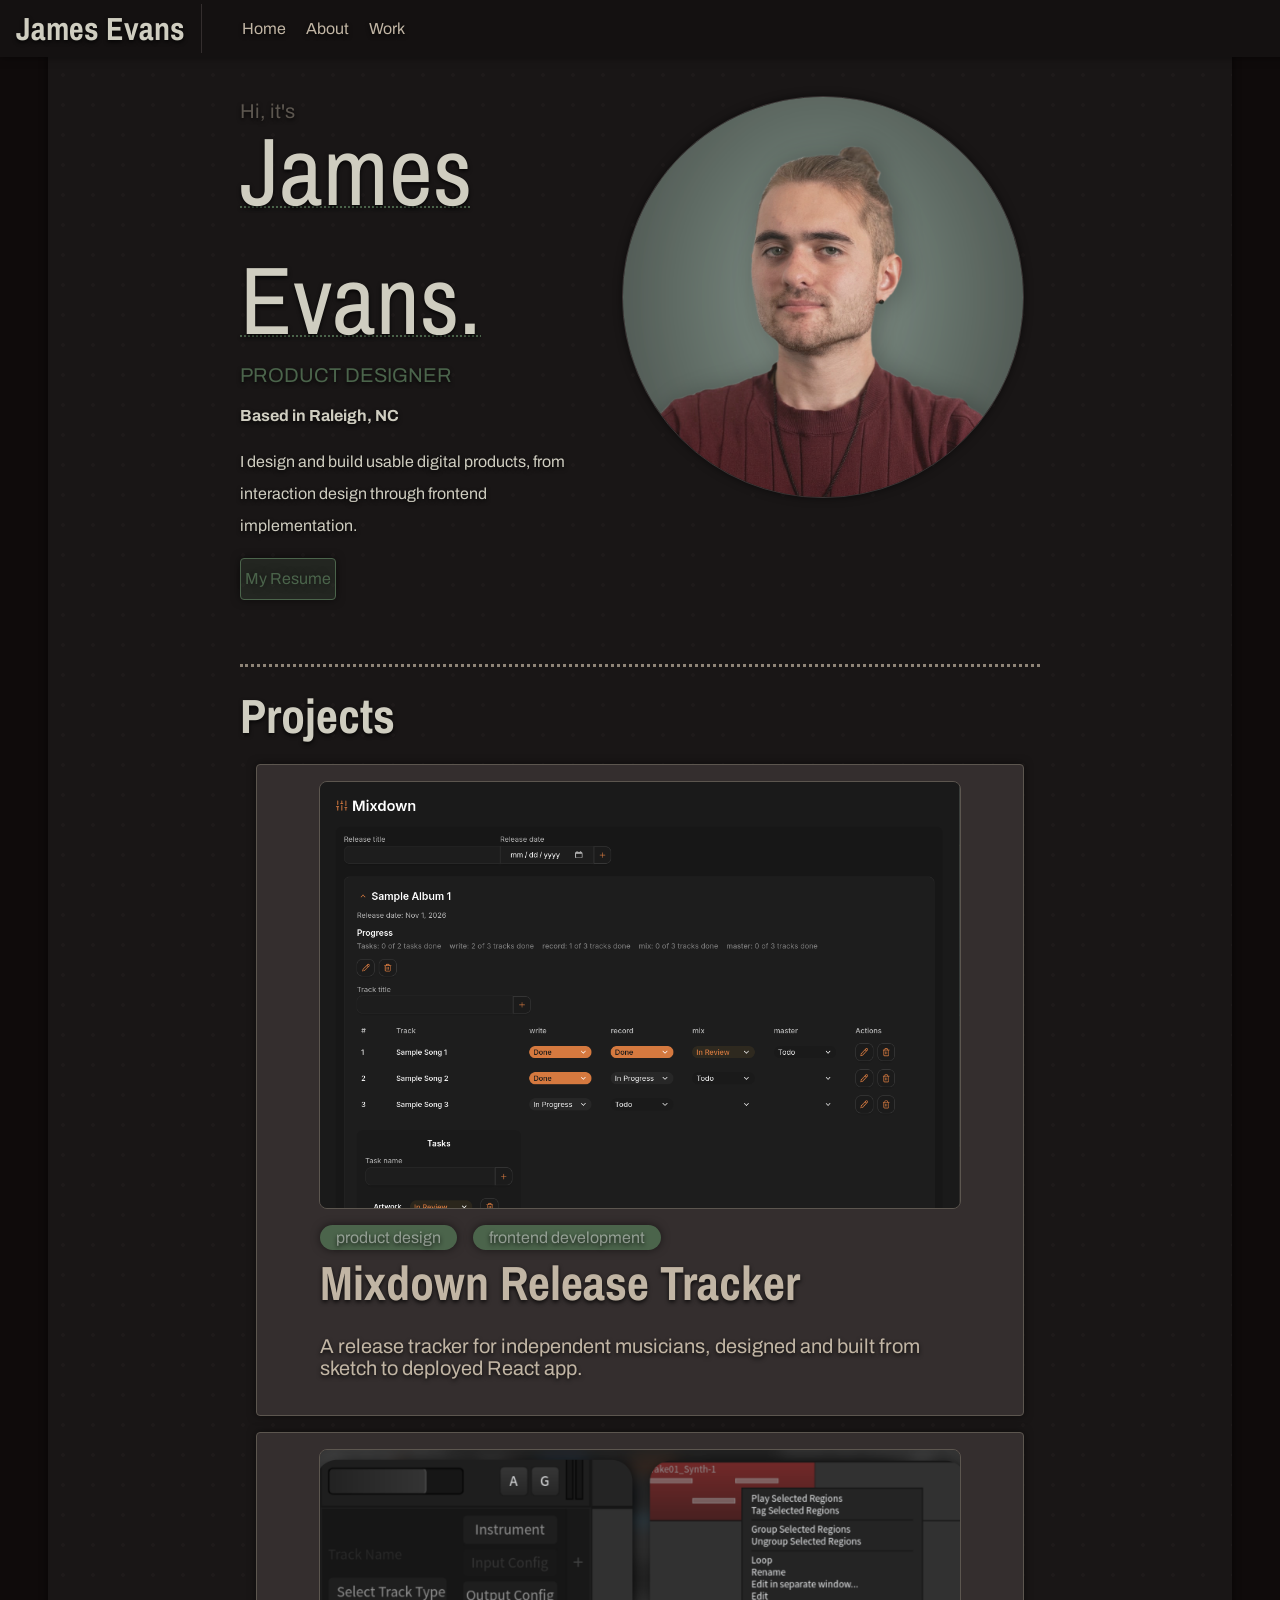
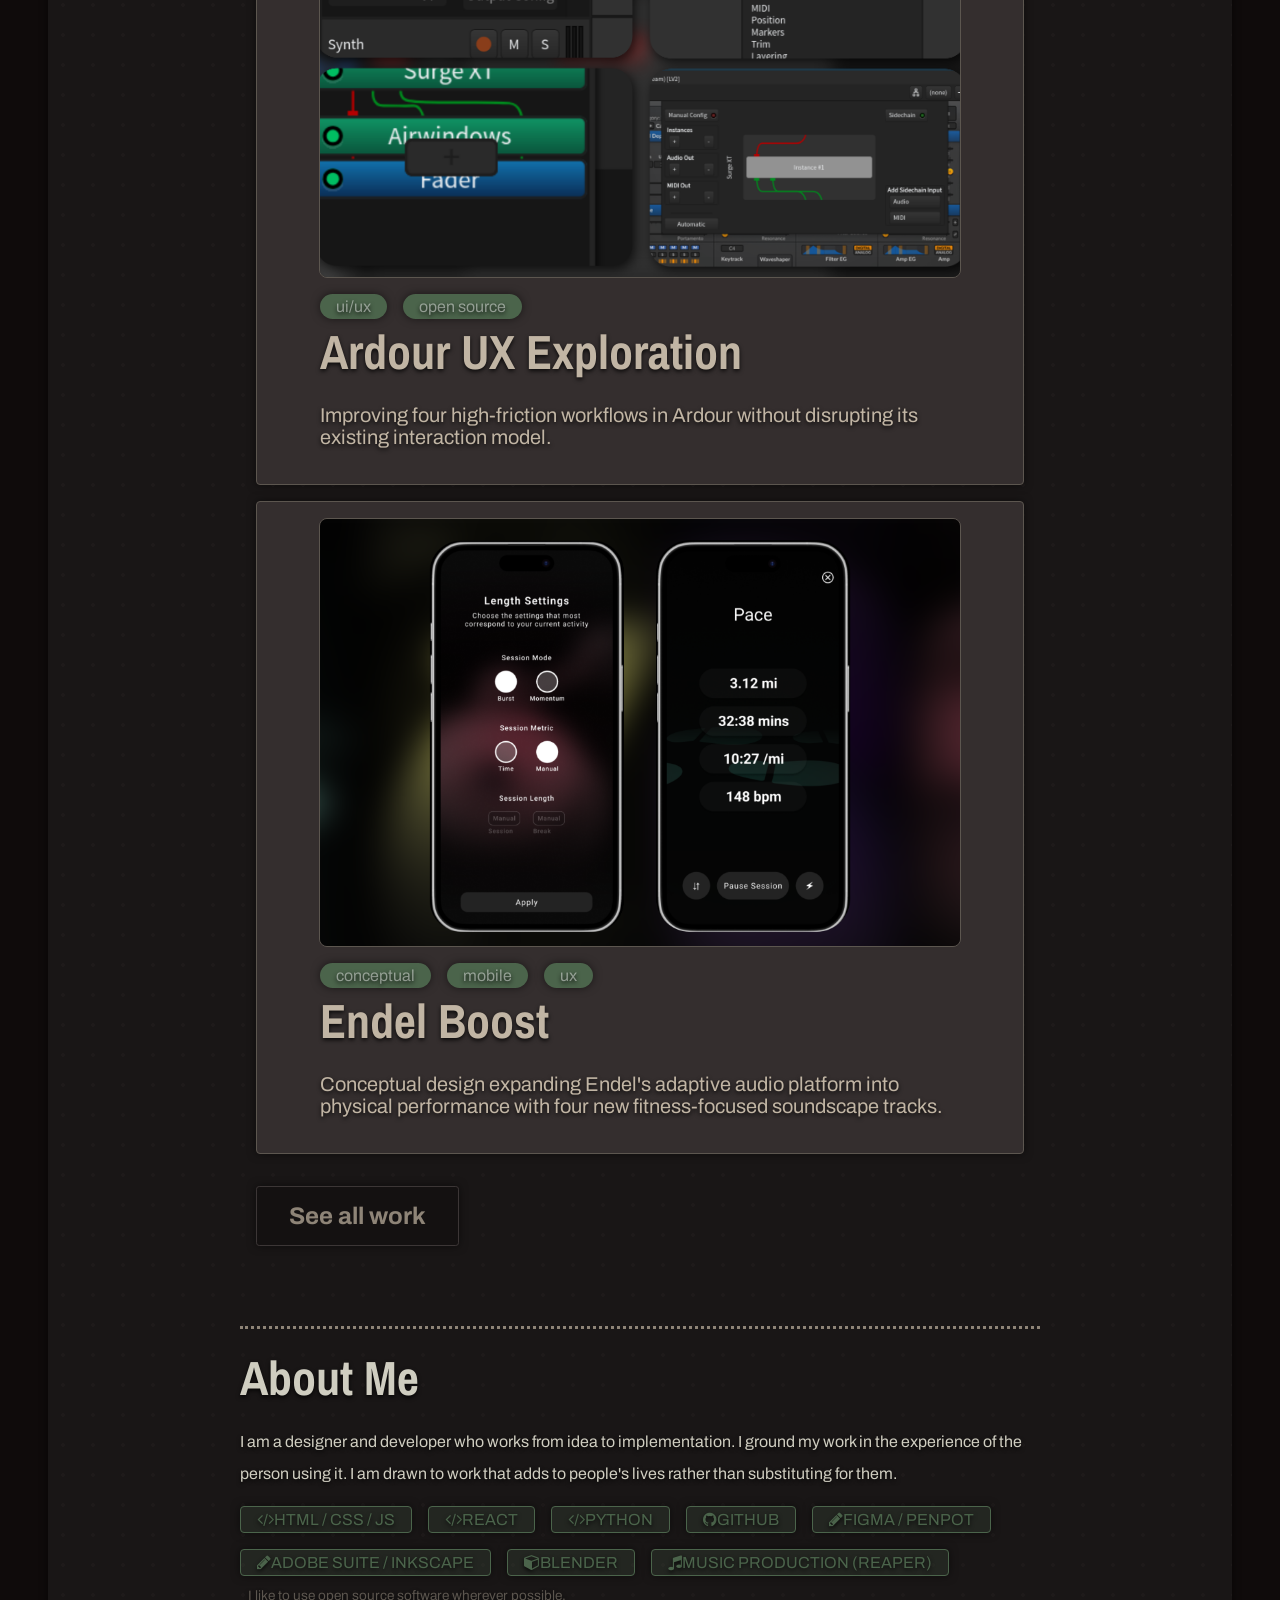
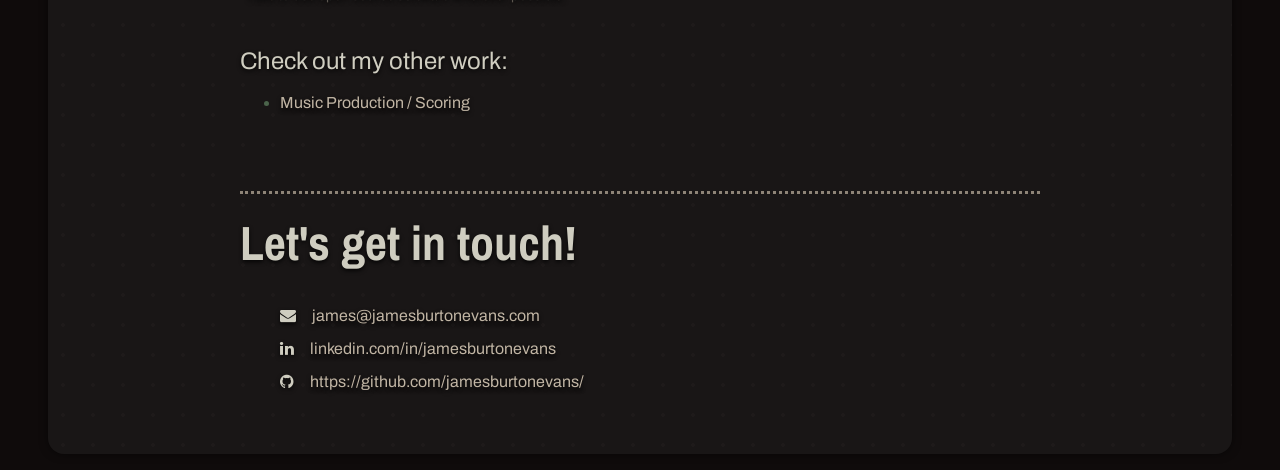
<file: index.html>
<!doctype html>
<html>
    <head>
      <meta charset="UTF-8" />
      <meta name="viewport" content="width=device-width, initial-scale=1.0" />
      <title>James Burton Evans - Product Designer and Frontend Developer</title>
      <meta
        name="description"
        content="James Burton Evans is a Raleigh, NC product designer and frontend developer designing and building usable digital products."
      />
      <link rel="canonical" href="https://jamesburtonevans.com/" />
      <meta property="og:title" content="James Burton Evans - Product Designer and Frontend Developer" />
      <meta
        property="og:description"
        content="Raleigh, NC product designer and frontend developer designing and building usable digital products."
      />
      <meta property="og:url" content="https://jamesburtonevans.com/" />
      <meta property="og:type" content="website" />
      <script type="application/ld+json">
      {
        "@context": "https://schema.org",
        "@type": "Person",
        "@id": "https://jamesburtonevans.com/#person",
        "name": "James Burton Evans",
        "alternateName": "James Evans",
        "url": "https://jamesburtonevans.com/",
        "jobTitle": "Product Designer and Frontend Developer",
        "description": "Product designer and frontend developer based in Raleigh, North Carolina.",
        "sameAs": [
          "https://linkedin.com/in/jamesburtonevans",
          "https://github.com/jamesburtonevans/"
        ]
      }
      </script>
      <link rel="stylesheet" type="text/css" href="/style.css" />
      <link
        rel="stylesheet"
        href="https://cdnjs.cloudflare.com/ajax/libs/font-awesome/4.7.0/css/font-awesome.min.css"
      />
      <link
        href="https://fonts.googleapis.com/css2?family=Archivo+Narrow:ital,wght@0,400..700;1,400..700&family=Archivo:ital,wght@0,400;0,500;0,600;1,400&display=swap"
        rel="stylesheet"
      />
    </head>
  <body>
    <nav-bar></nav-bar>
    <main>
      <div id="hero" class="section">
        <div id="hero-content">
          <img id="hero-image" src="/assets/images/headshot_james-evans.png" alt="Headshot">
          <div id="hero-title">
            <h3>Hi, it's</h3>
            <h1>James Evans.</h1>
            <h2>PRODUCT DESIGNER</h2>
            <h4>Based in Raleigh, NC</h4>
            <div id="hero-description">
              <p>I design and build usable digital products, from interaction design through frontend implementation.</p>
            </div>
          </div>
        </div>
        <div id="resume-button">
          <a class="resume-download" href="/assets/james-evans_resume.pdf" download="">My Resume</a>
        </div>
      </div>
      <hr>
      <div id="work">
        <h1>Projects</h1>
        <a class="project-card" href="projects/mixdown/mixdown.html">
          <div class="cover-div">
            <img src="projects/mixdown/images/mixdown_final.png" alt="Mixdown Release Tracker">
          </div>
          <div class="text-container">
            <ul class="tags">
              <li>product design</li>
              <li>frontend development</li>
            </ul>
            <h1>Mixdown Release Tracker</h1>
            <h3>A release tracker for independent musicians, designed and built from sketch to deployed React app.</h3>
          </div>
        </a>
        <a class="project-card" href="projects/ardour-ux/ardour-ux.html">
          <div class="cover-div">
            <img src="projects/ardour-ux/images/ardour-ux_cover.png" alt="Ardour UX Exploration">
          </div>
          <div class="text-container">
            <ul class="tags">
              <li>ui/ux</li>
              <li>open source</li>
            </ul>
            <h1>Ardour UX Exploration</h1>
            <h3>Improving four high-friction workflows in Ardour without disrupting its existing interaction model.</h3>
          </div>
        </a>
        <a class="project-card" href="projects/endel-boost/endel-boost.html">
          <div class="cover-div">
            <img src="projects/endel-boost/images/endelboost-cover.png" alt="Endel Boost">
          </div>
          <div class="text-container">
            <ul class="tags">
              <li>conceptual</li>
              <li>mobile</li>
              <li>ux</li>
            </ul>
            <h1>Endel Boost</h1>
            <h3>Conceptual design expanding Endel's adaptive audio platform into physical performance with four new fitness-focused soundscape tracks.</h3>
          </div>
        </a>
        <div id="more work" class="button">
          <a href="/work.html">
            <button>See all work</button>
          </a>
        </div>
      </div>
      <hr>
      <div id="about" class="section">
        <div id="text-container">
          <h1>About Me</h1>
          <p>I am a designer and developer who works from idea to implementation. I ground my work in the experience of the person using it. I am drawn to work that adds to people's lives rather than substituting for them.</p>
        </div>
        <div id="skills-container">
          <ul class="skills">
            <li><i class="fa fa-code"></i>HTML / CSS / JS</li>
            <li><i class="fa fa-code"></i>REACT</li>
            <li><i class="fa fa-code"></i>PYTHON</li>
            <li><i class="fa fa-github"></i>GITHUB</li>
            <li><i class="fa fa-pencil"></i>FIGMA / PENPOT</li>
            <li><i class="fa fa-pencil"></i>ADOBE SUITE / INKSCAPE</li>
            <li><i class="fa fa-cube"></i>BLENDER</li>
            <li><i class="fa fa-music"></i>MUSIC PRODUCTION (REAPER)</li>
          </ul>
          <p class="hint">I like to use open source software wherever possible.</p>
        </div>
        <br>
        <div id="other-work">
            <h2>Check out my other work:</h2>
            <ul>
                <li><a href="https://jamesburtonevans.com/music">Music Production / Scoring</a></li>
            </ul>
        </div>

      </div>
      <hr>
      <div id="contact" class="section">
        <h1>Let's get in touch!</h1>
        <ul>
          <li><i class="fa fa-envelope"></i><a href="mailto:james@jamesburtonevans.com">james@jamesburtonevans.com</a></li>
          <li><i class="fa fa-linkedin"></i><a href="https://linkedin.com/in/jamesburtonevans" target="_blank" rel="noopener">linkedin.com/in/jamesburtonevans</a></li>
          <li><i class="fa fa-github"></i><a href="https://github.com/jamesburtonevans/" target="_blank" rel="noopener">https://github.com/jamesburtonevans/</a></li>
        </ul>
      </div>
    </main>
    <script src="/components/nav-bar.js"></script>
  </body>
</html>
</file>
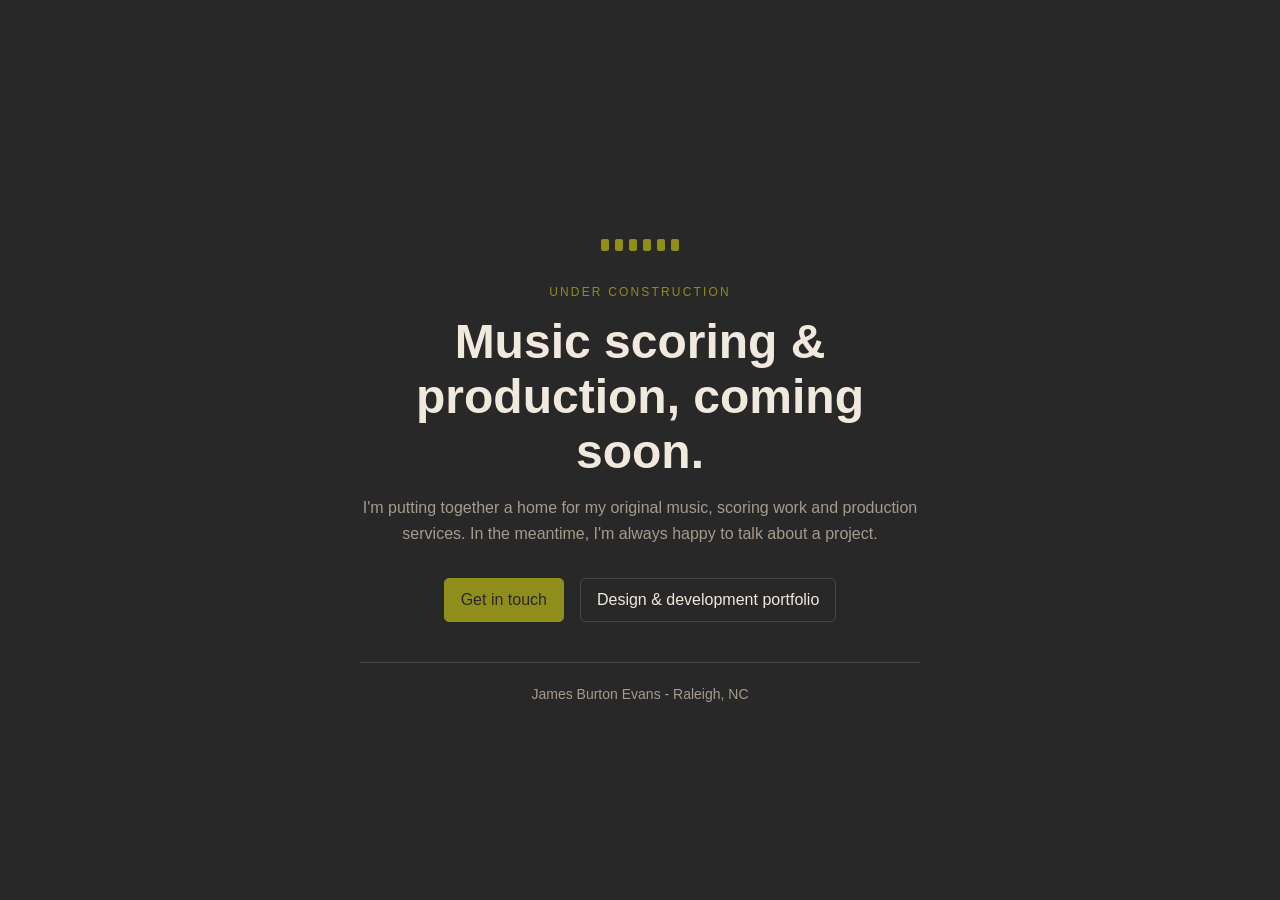
<file: music/index.html>
<!doctype html>
<html lang="en">
  <head>
    <meta charset="UTF-8" />
    <meta name="viewport" content="width=device-width, initial-scale=1.0" />
    <title>Music Scoring & Production | James Burton Evans</title>
    <meta
      name="description"
      content="Original music scoring and production by James Burton Evans, based in Raleigh, NC."
    />
    <meta name="robots" content="noindex, follow" />
    <meta name="theme-color" content="#14110f" />
    <link rel="canonical" href="https://jamesburtonevans.com/music/" />
    <meta property="og:title" content="Music Scoring &amp; Production | James Burton Evans" />
    <meta
      property="og:description"
      content="Original music scoring and production from Raleigh, NC."
    />
    <meta property="og:url" content="https://jamesburtonevans.com/music/" />
    <meta property="og:type" content="website" />
    <meta name="twitter:card" content="summary" />
    <meta name="twitter:title" content="Music Scoring & Production | James Burton Evans" />
    <meta
      name="twitter:description"
      content="Original music scoring and production from Raleigh, NC."
    />
    <script type="application/ld+json">
      {
        "@context": "https://schema.org",
        "@type": "WebPage",
        "name": "Music Scoring & Production (Coming Soon)",
        "url": "https://jamesburtonevans.com/music/",
        "description": "Music scoring and production by James Burton Evans.",
        "author": { "@id": "https://jamesburtonevans.com/#person" }
      }
    </script>
    <link rel="preconnect" href="https://fonts.googleapis.com" />
    <link rel="preconnect" href="https://fonts.gstatic.com" crossorigin />
    <link
      href="https://fonts.googleapis.com/css2?family=Fraunces:ital,wght@0,400;0,600;1,400&family=Inter:wght@400;500&display=swap"
      rel="stylesheet"
    />
    <style>
      :root {
        --bg: #282828;
        --fg: #f1e9dd;
        --muted: #a69b8c;
        --accent: #8f8e1a;
        --line: #4c4343;
      }
      * { box-sizing: border-box; }
      html, body { height: 100%; margin: 0; }
      body {
        background: var(--bg);
        color: var(--fg);
        font-family: "Roboto", sans-serif;
        line-height: 1.6;
        display: flex;
        align-items: center;
        justify-content: center;
        padding: 24px 16px;
      }
      main { width: 100%; max-width: 560px; text-align: center; }
      .eq {
        display: flex;
        justify-content: center;
        align-items: flex-end;
        gap: 6px;
        height: 56px;
        margin-bottom: 32px;
      }
      .eq span {
        width: 8px;
        background: var(--accent);
        border-radius: 2px;
        height: 20%;
        animation: bounce 1.2s ease-in-out infinite;
      }
      .eq span:nth-child(2) { animation-delay: -1.0s; }
      .eq span:nth-child(3) { animation-delay: -0.8s; }
      .eq span:nth-child(4) { animation-delay: -0.6s; }
      .eq span:nth-child(5) { animation-delay: -0.4s; }
      .eq span:nth-child(6) { animation-delay: -0.2s; }
      @keyframes bounce {
        0%, 100% { height: 50%; }
        50% { height: 100%; }
      }
      .label {
        text-transform: uppercase;
        letter-spacing: 0.18em;
        font-size: 0.75rem;
        color: var(--accent);
        margin: 0 0 12px;
      }
      h1 {
        font-family: Roboto, sans-serif;
        font-weight: 600;
        font-size: clamp(2rem, 7vw, 3rem);
        line-height: 1.15;
        margin: 0 0 16px;
      }
      p.lead { color: var(--muted); margin: 0 0 32px; }
      .links {
        display: flex;
        flex-wrap: wrap;
        gap: 16px;
        justify-content: center;
        margin-bottom: 40px;
      }
      .links a {
        color: var(--fg);
        text-decoration: none;
        border: 1px solid var(--line);
        padding: 8px 16px;
        border-radius: 5px;
        font-weight: 500;
        transition: border-color 0.15s, color 0.15s;
      }
      .links a:hover, .links a:focus-visible { border-color: var(--accent); color: var(--accent); }
      .links a.primary { background: var(--accent); border-color: var(--accent); color: var(--bg); }
      .links a.primary:hover, .links a.primary:focus-visible { background: transparent; color: var(--accent); }
      footer { border-top: 1px solid var(--line); padding-top: 20px; font-size: 0.875rem; color: var(--muted); }
      footer a { color: var(--muted); }
      footer a:hover { color: var(--accent); }
    </style>
  </head>
  <body>
    <main>
      <div class="eq" aria-hidden="true">
        <span></span><span></span><span></span><span></span><span></span><span></span>
      </div>
      <p class="label">Under construction</p>
      <h1>Music scoring &amp; production, coming soon.</h1>
      <p class="lead">
        I'm putting together a home for my original music, scoring work and production services.
        In the meantime, I'm always happy to talk about a project.
      </p>
      <div class="links">
        <a class="primary" href="mailto:james@jamesburtonevans.com?subject=Music%20inquiry">Get in touch</a>
        <a href="/">Design & development portfolio</a>
      </div>
      <footer>
        James Burton Evans - Raleigh, NC
      </footer>
    </main>
  </body>
</html>
</file>
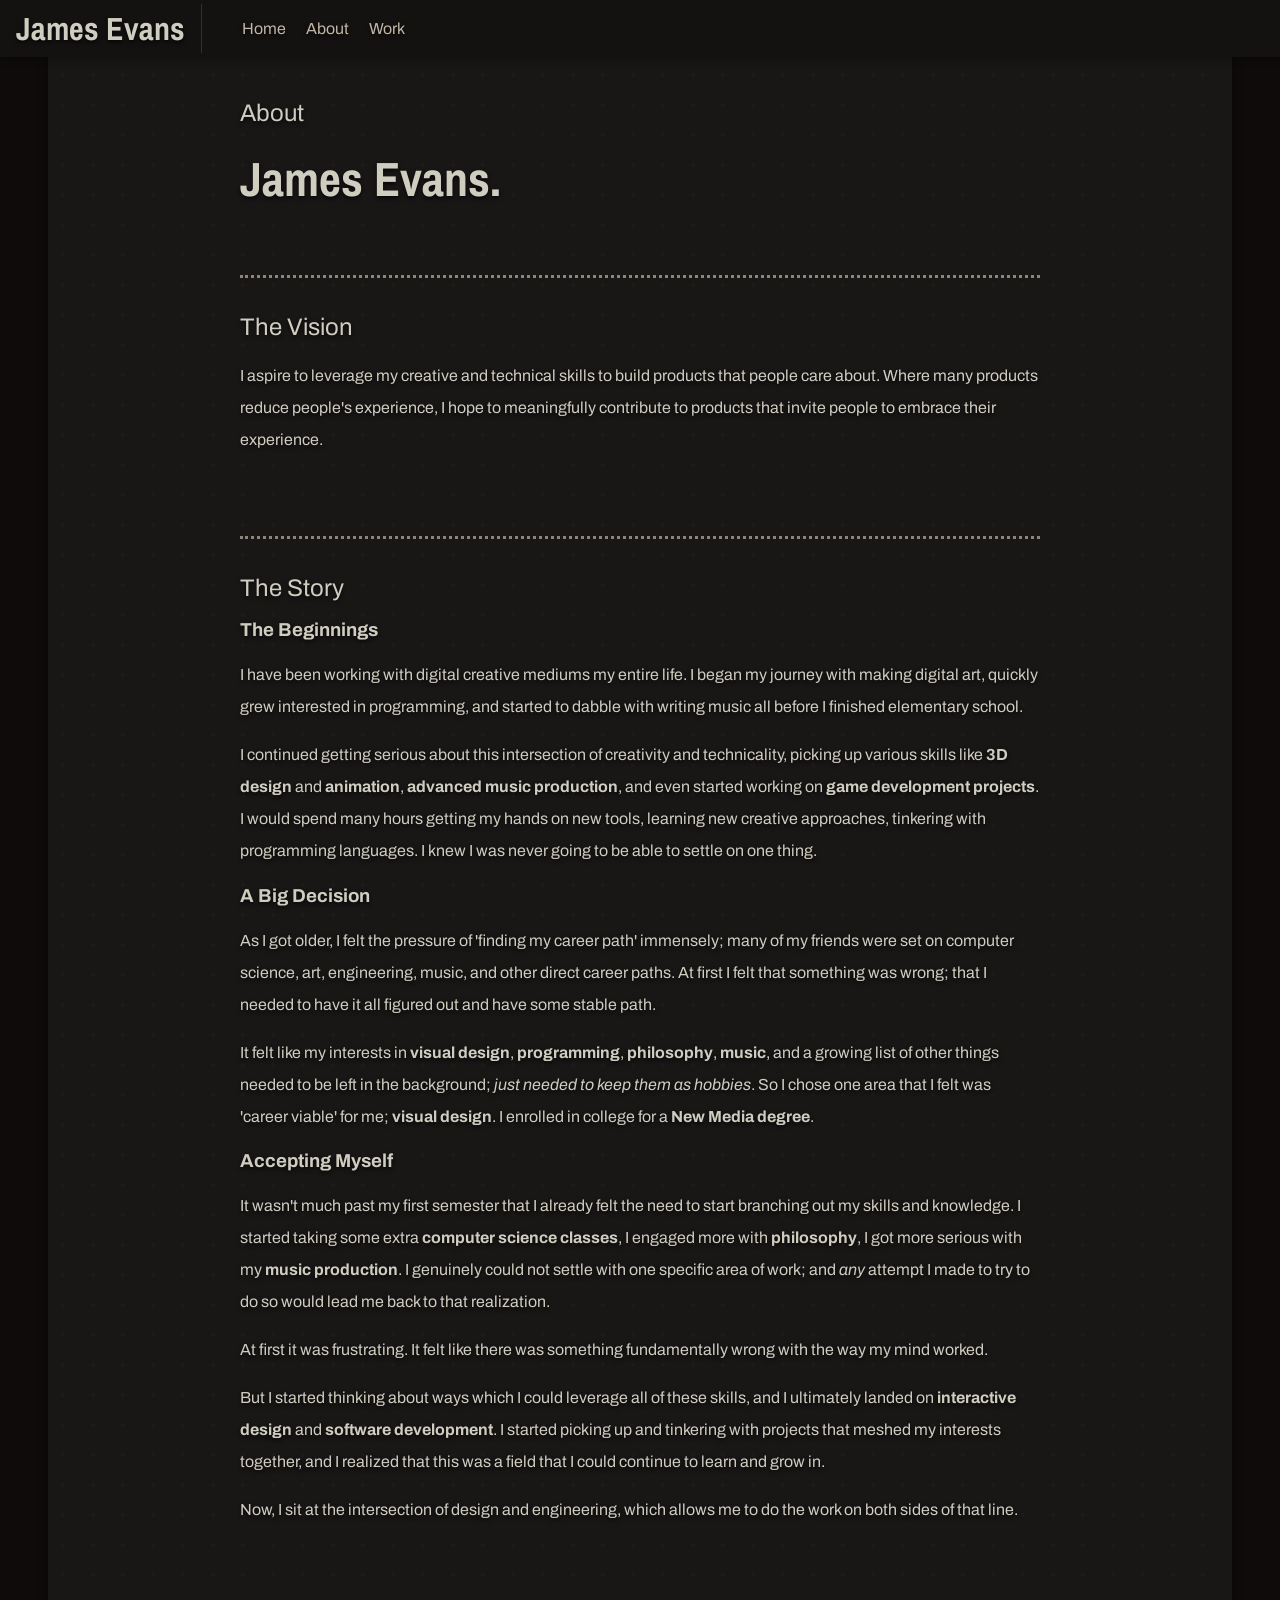
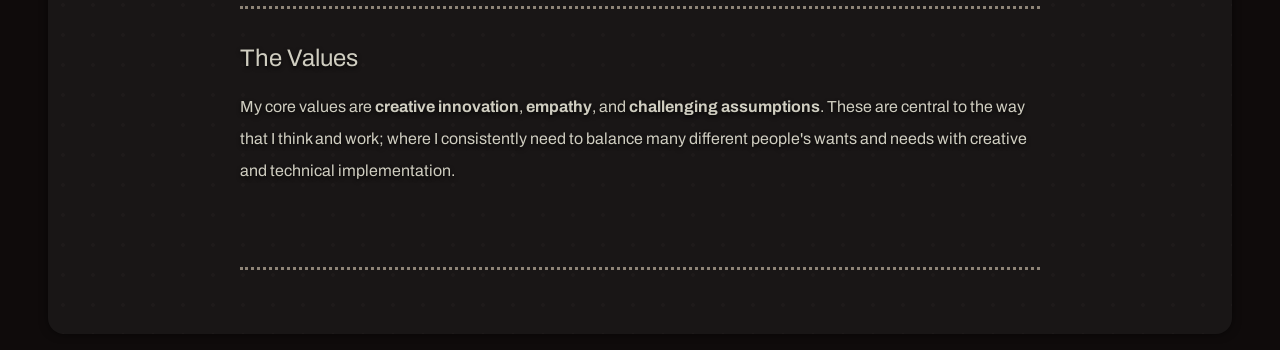
<file: about.html>
<!doctype html>
<html>
  <head>
    <!-- required meta tags -->
    <meta charset="UTF-8" />
    <meta name="viewport" content="width=device-width, initial-scale=1.0" />
    <link rel="stylesheet" href="/style.css" />
    <link rel="stylesheet" href="https://cdnjs.cloudflare.com/ajax/libs/font-awesome/4.7.0/css/font-awesome.min.css">
    <link href="https://fonts.googleapis.com/css2?family=Archivo+Narrow:ital,wght@0,400..700;1,400..700&family=Archivo:ital,wght@0,400;0,500;0,600;1,400&display=swap" rel="stylesheet"/>
    <!-- page meta tags-- -->
    <title>James Evans - About</title>
  </head>
  <body>
    <nav-bar></nav-bar>
    <main>
      <div id="hero" class="section">
        <h2>About</h2>
        <h1>James Evans.</h1>
      </div>
      <hr>
      <div id="the-vision" class="section">
        <h2>The Vision</h2>
        <p>I aspire to leverage my creative and technical skills to build products that people care about. Where many products reduce people's experience, I hope to meaningfully contribute to products that invite people to embrace their experience.</p>
      </div>
      <hr>
      <div id="the-story" class="section">
        <h2>The Story</h2>
        <h3>The Beginnings</h3>
        <p>I have been working with digital creative mediums my entire life. I began my journey with making digital art, quickly grew interested in programming, and started to dabble with writing music all before I finished elementary school.</p>
        <p>I continued getting serious about this intersection of creativity and technicality, picking up various skills like <b>3D design</b> and <b>animation</b>, <b>advanced music production</b>, and even started working on <b>game development projects</b>. I would spend many hours getting my hands on new tools, learning new creative approaches, tinkering with programming languages. I knew I was never going to be able to settle on one thing.</p>
        <h3>A Big Decision</h3>
        <p>As I got older, I felt the pressure of 'finding my career path' immensely; many of my friends were set on computer science, art, engineering, music, and other direct career paths. At first I felt that something was wrong; that I needed to have it all figured out and have some stable path.</p>
        <p>It felt like my interests in <b>visual design</b>, <b>programming</b>, <b>philosophy</b>, <b>music</b>, and a growing list of other things needed to be left in the background; <i>just needed to keep them as hobbies</i>. So I chose one area that I felt was 'career viable' for me; <b>visual design</b>. I enrolled in college for a <b>New Media degree</b>.</p>
        <h3>Accepting Myself</h3>
        <p>It wasn't much past my first semester that I already felt the need to start branching out my skills and knowledge. I started taking some extra <b>computer science classes</b>, I engaged more with <b>philosophy</b>, I got more serious with my <b>music production</b>. I genuinely could not settle with one specific area of work; and <i>any</i> attempt I made to try to do so would lead me back to that realization.</p>
        <p>At first it was frustrating. It felt like there was something fundamentally wrong with the way my mind worked.</p>
        <p>But I started thinking about ways which I could leverage all of these skills, and I ultimately landed on <b>interactive design</b> and <b>software development</b>. I started picking up and tinkering with projects that meshed my interests together, and I realized that this was a field that I could continue to learn and grow in.</p>
        <p>Now, I sit at the intersection of design and engineering, which allows me to do the work on both sides of that line.</p>
      </div>
      <hr/>
      <div id="the-values" class="section">
        <h2>The Values</h2>
        <p>My core values are <b>creative innovation</b>, <b>empathy</b>, and <b>challenging assumptions</b>. These are central to the way that I think and work; where I consistently need to balance many different people's wants and needs with creative and technical implementation.</p>
      </div>
      <hr/>
    </main>
    <script src="/components/nav-bar.js"></script>
  </body>
</html>
</file>
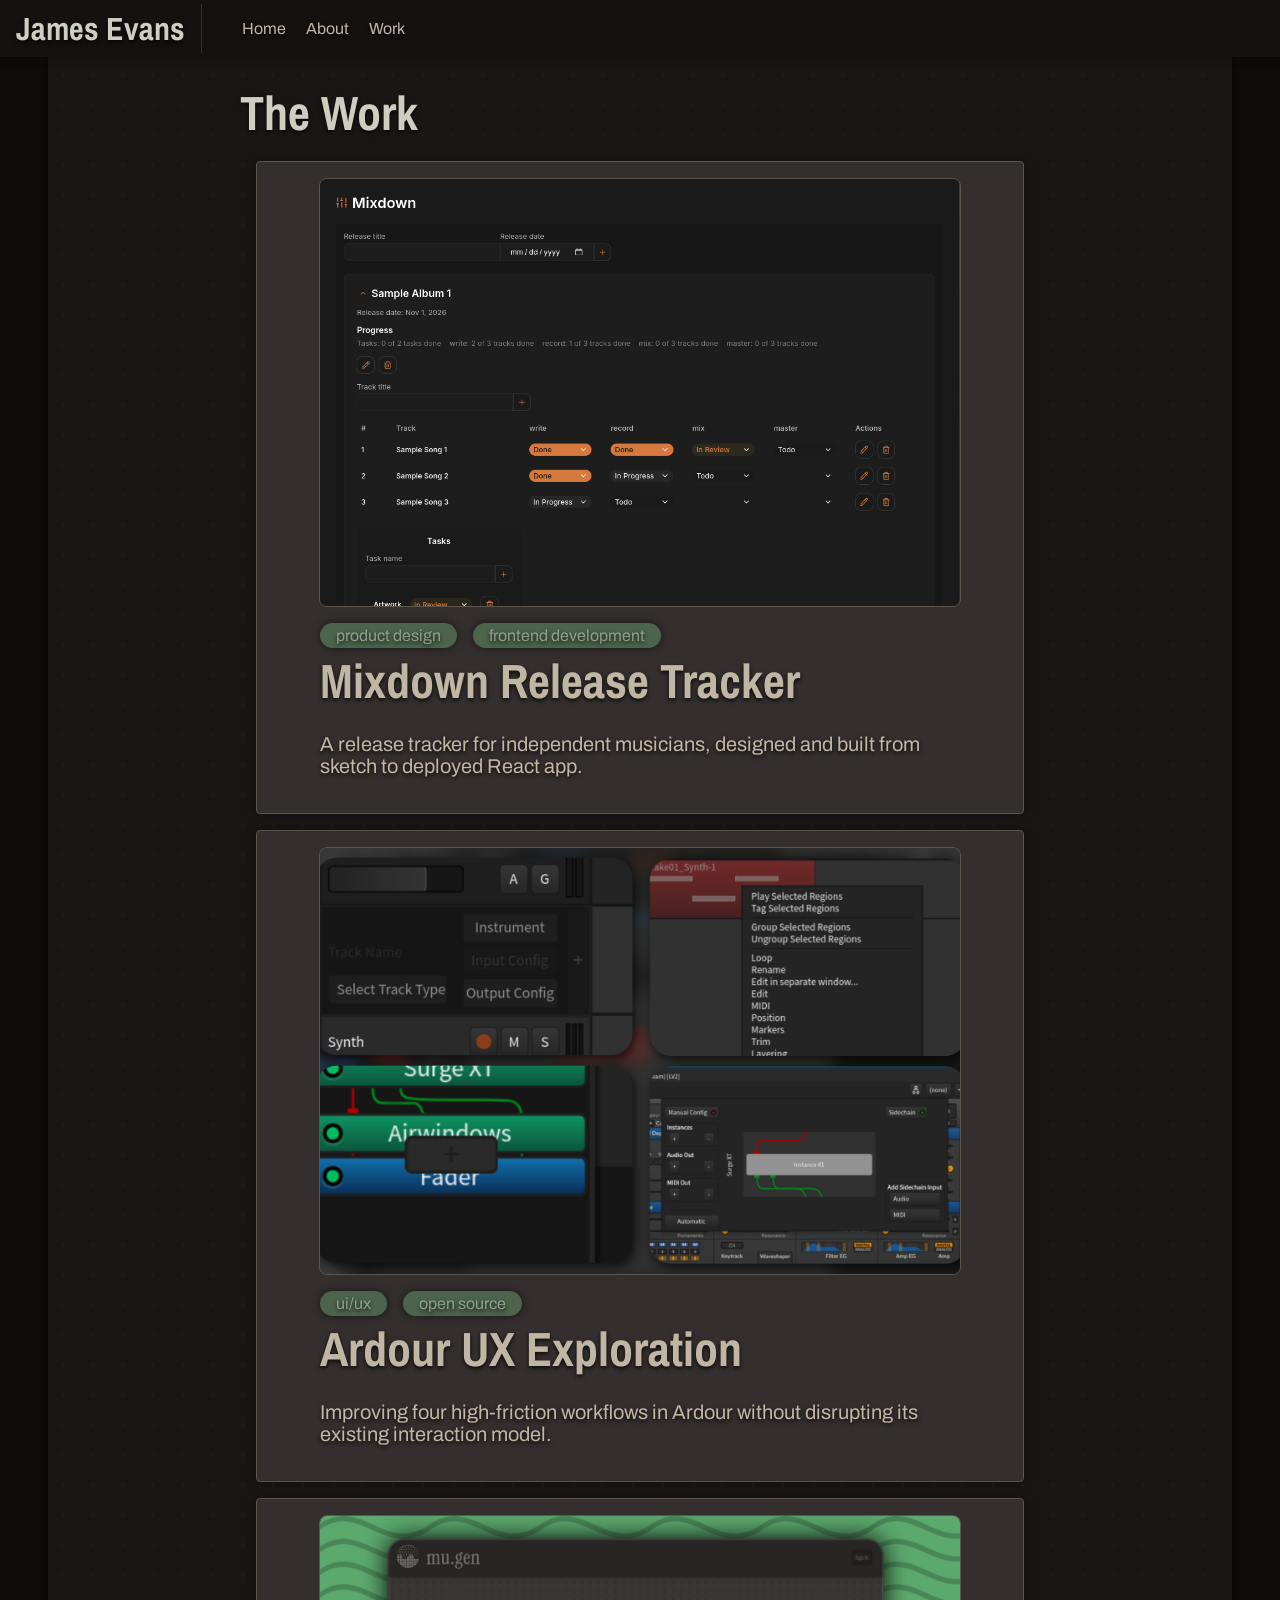
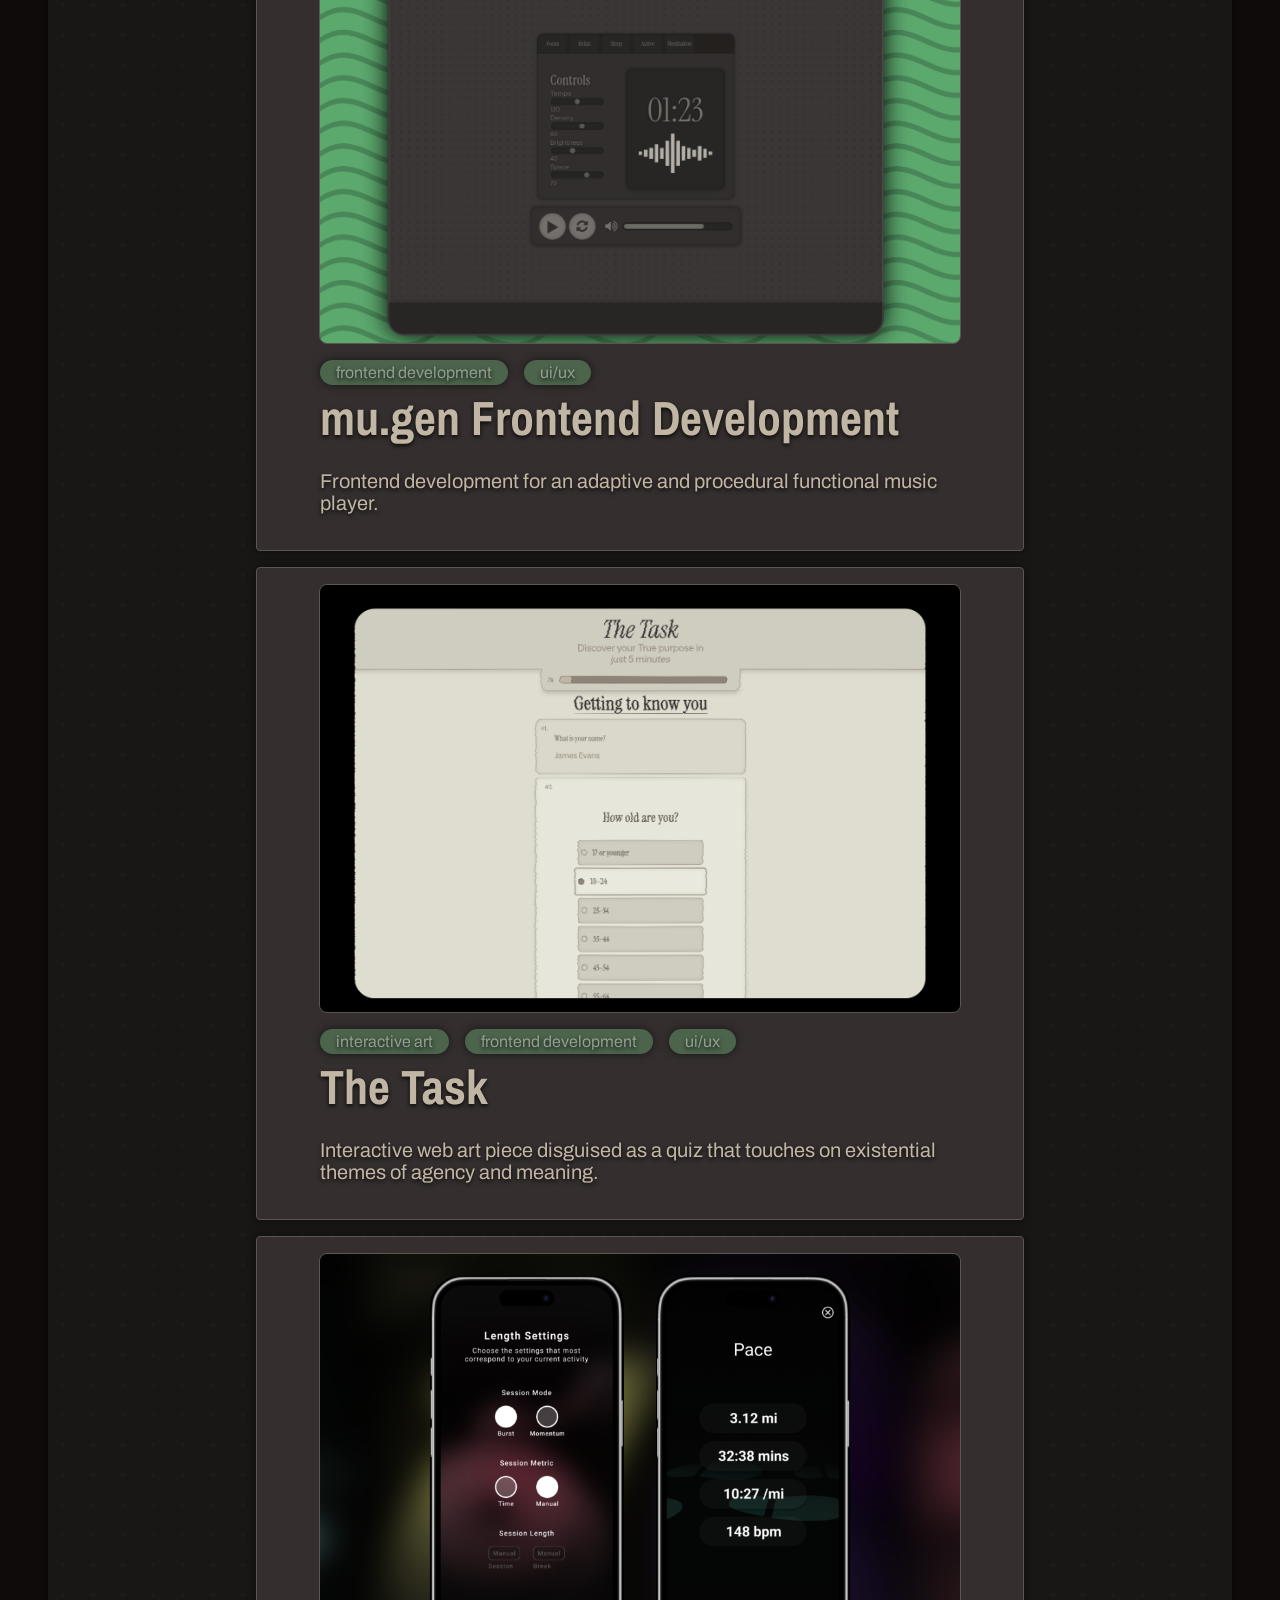
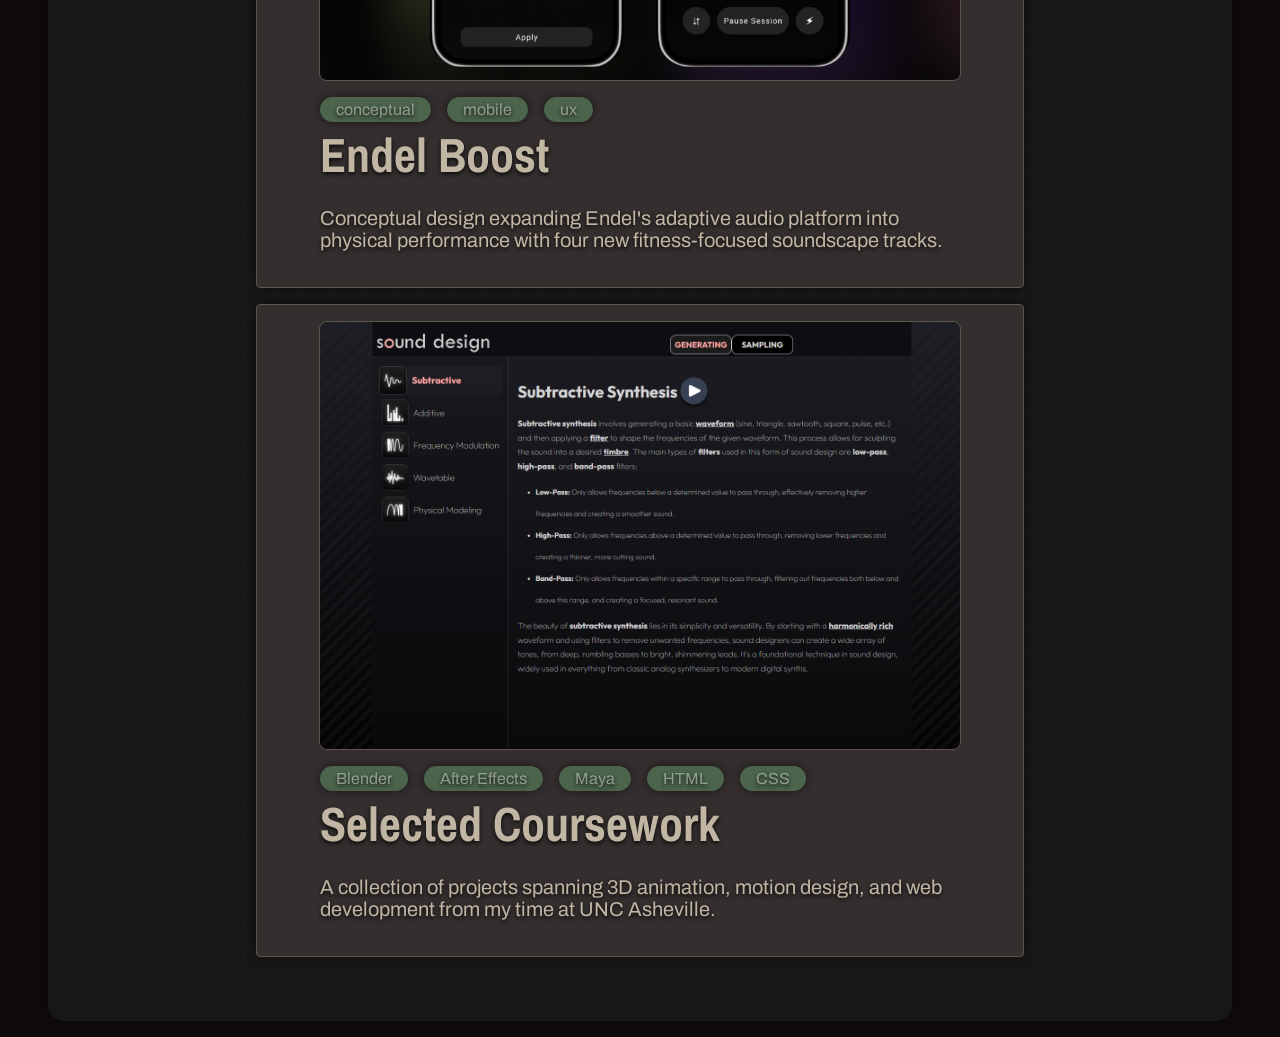
<file: work.html>
<!doctype html>
<html>
  <head>
    <!-- required meta tags -->
    <meta charset="UTF-8" />
    <meta name="viewport" content="width=device-width, initial-scale=1.0" />
    <link rel="stylesheet" href="/style.css" />
    <link rel="stylesheet" href="https://cdnjs.cloudflare.com/ajax/libs/font-awesome/4.7.0/css/font-awesome.min.css">
    <link href="https://fonts.googleapis.com/css2?family=Archivo+Narrow:ital,wght@0,400..700;1,400..700&family=Archivo:ital,wght@0,400;0,500;0,600;1,400&display=swap" rel="stylesheet"/>
    <!-- page meta tags-- -->
    <title>James Burton Evans - About</title>
  </head>
  <body>
    <nav-bar></nav-bar>
    <main>
      <div id="hero" class="section">
        <h1>The Work</h1>
      </div>
      <div id="work" class="section">
        <a class="project-card" href="projects/mixdown/mixdown.html">
          <div class="cover-div">
            <img src="projects/mixdown/images/mixdown_final.png" alt="Mixdown Release Tracker">
          </div>
          <div class="text-container">
            <ul class="tags">
              <li>product design</li>
              <li>frontend development</li>
            </ul>
            <h1>Mixdown Release Tracker</h1>
            <h3>A release tracker for independent musicians, designed and built from sketch to deployed React app.</h3>
          </div>
        </a>
        <a class="project-card" href="projects/ardour-ux/ardour-ux.html">
          <div class="cover-div">
            <img src="projects/ardour-ux/images/ardour-ux_cover.png" alt="Ardour UX Exploration">
          </div>
          <div class="text-container">
            <ul class="tags">
              <li>ui/ux</li>
              <li>open source</li>
            </ul>
            <h1>Ardour UX Exploration</h1>
            <h3>Improving four high-friction workflows in Ardour without disrupting its existing interaction model.</h3>
          </div>
        </a>
        <a class="project-card" href="projects/mu-gen/mu-gen.html">
          <div class="cover-div">
            <img src="projects/mu-gen/images/mu-gen_cover.png" alt="mu.gen Frontend Development">
          </div>
          <div class="text-container">
            <ul class="tags">
              <li>frontend development</li>
              <li>ui/ux</li>
            </ul>
            <h1>mu.gen Frontend Development</h1>
            <h3>Frontend development for an adaptive and procedural functional music player.</h3>
          </div>
        </a>
        <a class="project-card" href="projects/the-task/the-task.html">
          <div class="cover-div">
            <img src="projects/the-task/images/the-task_cover.png" alt="The Task">
          </div>
          <div class="text-container">
            <ul class="tags">
              <li>interactive art</li>
              <li>frontend development</li>
              <li>ui/ux</li>
            </ul>
            <h1>The Task</h1>
            <h3>Interactive web art piece disguised as a quiz that touches on existential themes of agency and meaning.</h3>
          </div>
        </a>
        <a class="project-card" href="projects/endel-boost/endel-boost.html">
          <div class="cover-div">
            <img src="projects/endel-boost/images/endelboost-cover.png" alt="Endel Boost">
          </div>
          <div class="text-container">
            <ul class="tags">
              <li>conceptual</li>
              <li>mobile</li>
              <li>ux</li>
            </ul>
            <h1>Endel Boost</h1>
            <h3>Conceptual design expanding Endel's adaptive audio platform into physical performance with four new fitness-focused soundscape tracks.</h3>
          </div>
        </a>
        <a class="project-card" href="projects/selected-coursework/selected-coursework.html">
          <div class="cover-div">
            <img src="projects/selected-coursework/images/cover.png" alt="Selected Coursework">
          </div>
          <div class="text-container">
            <ul class="tags">
              <li>Blender</li>
              <li>After Effects</li>
              <li>Maya</li>
              <li>HTML</li>
              <li>CSS</li>
            </ul>
            <h1>Selected Coursework</h1>
            <h3>A collection of projects spanning 3D animation, motion design, and web development from my time at UNC Asheville.</h3>
          </div>
        </a>
      </div>
    </main>
    <script src="/components/nav-bar.js"></script>
  </body>
</html>
</file>
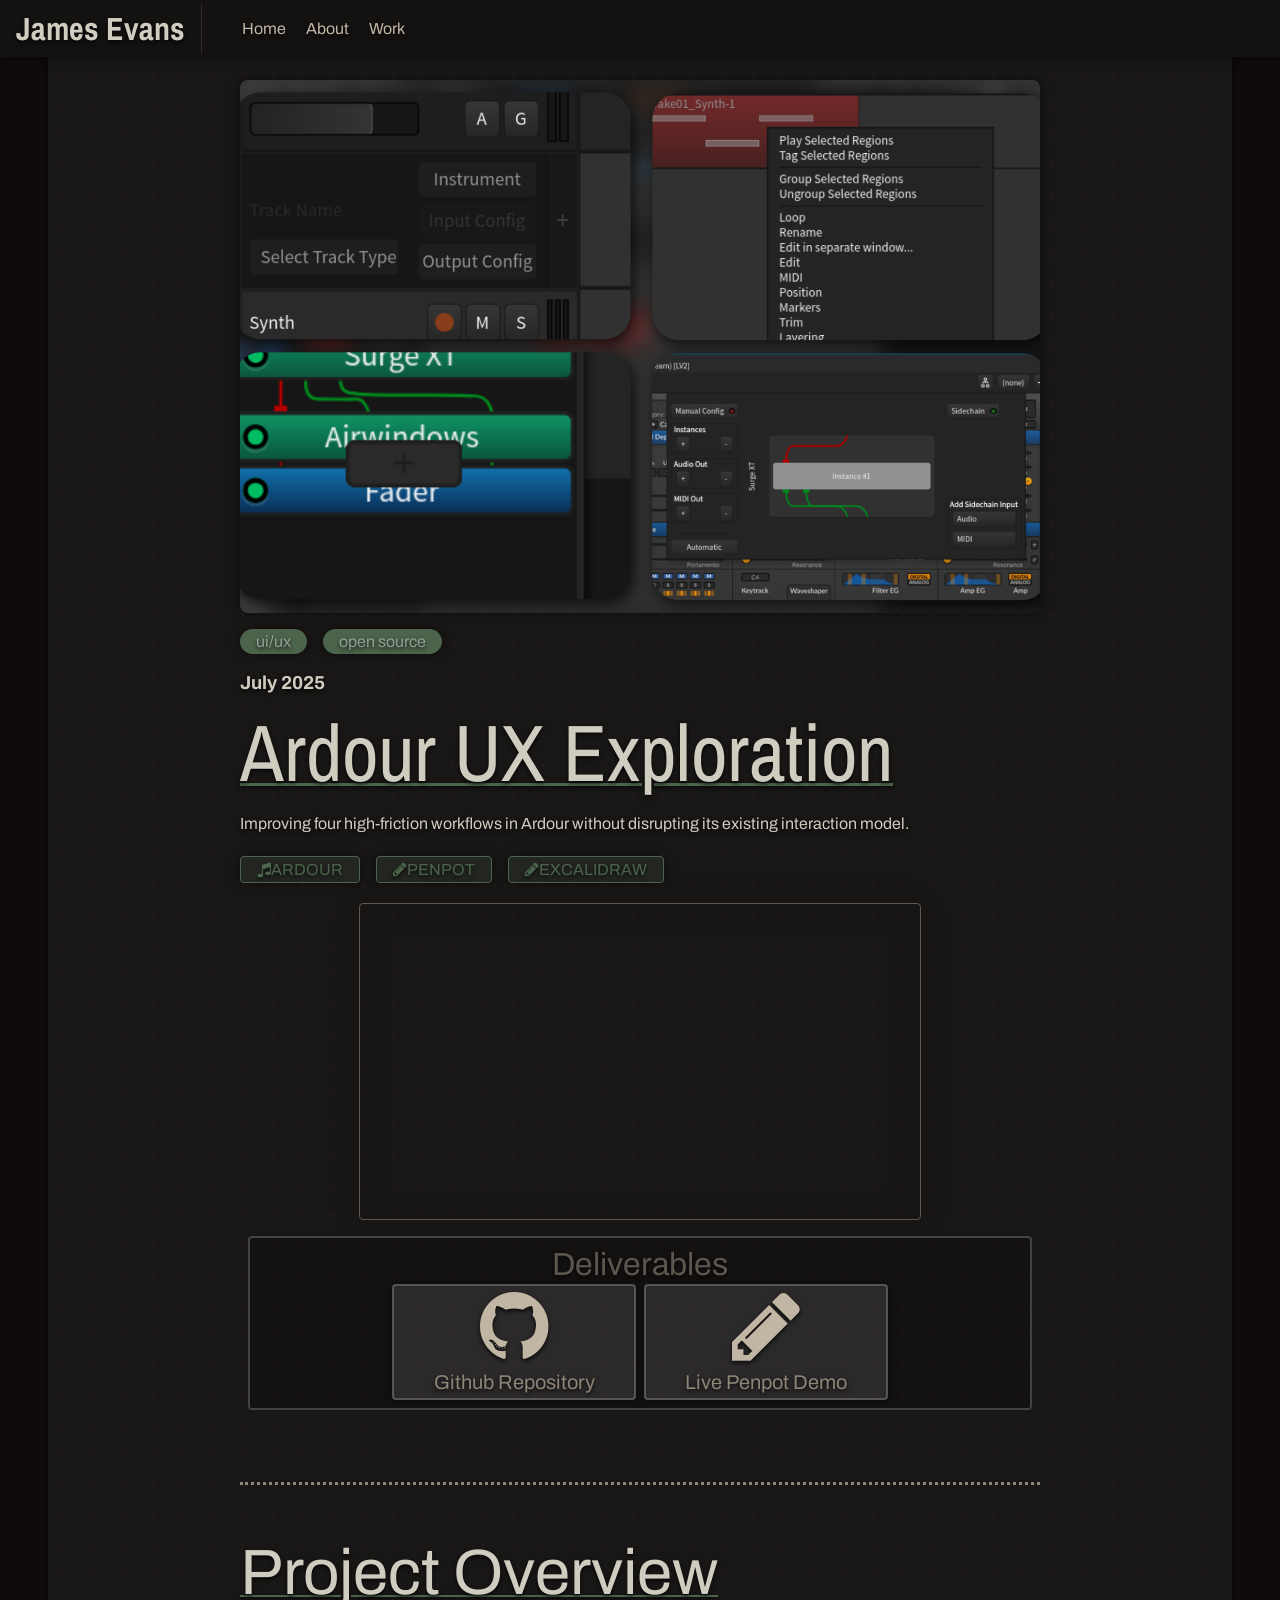
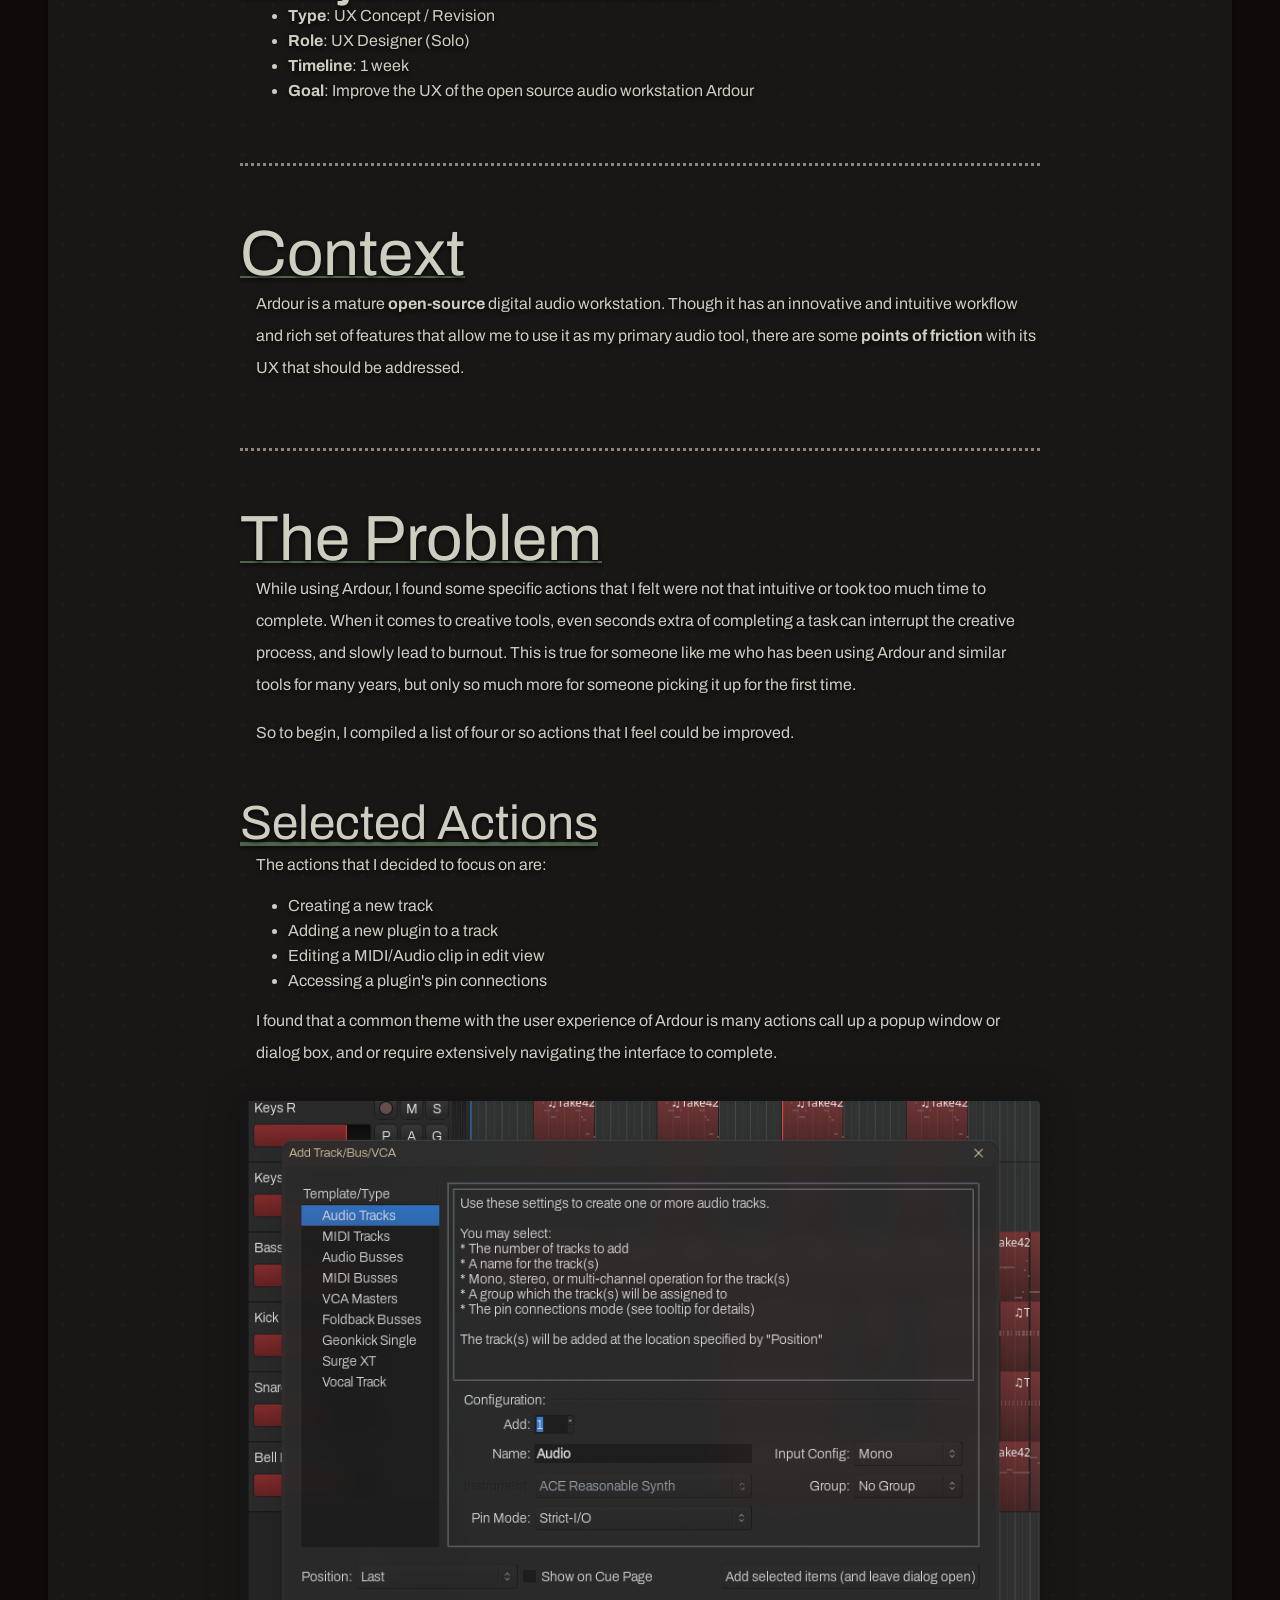
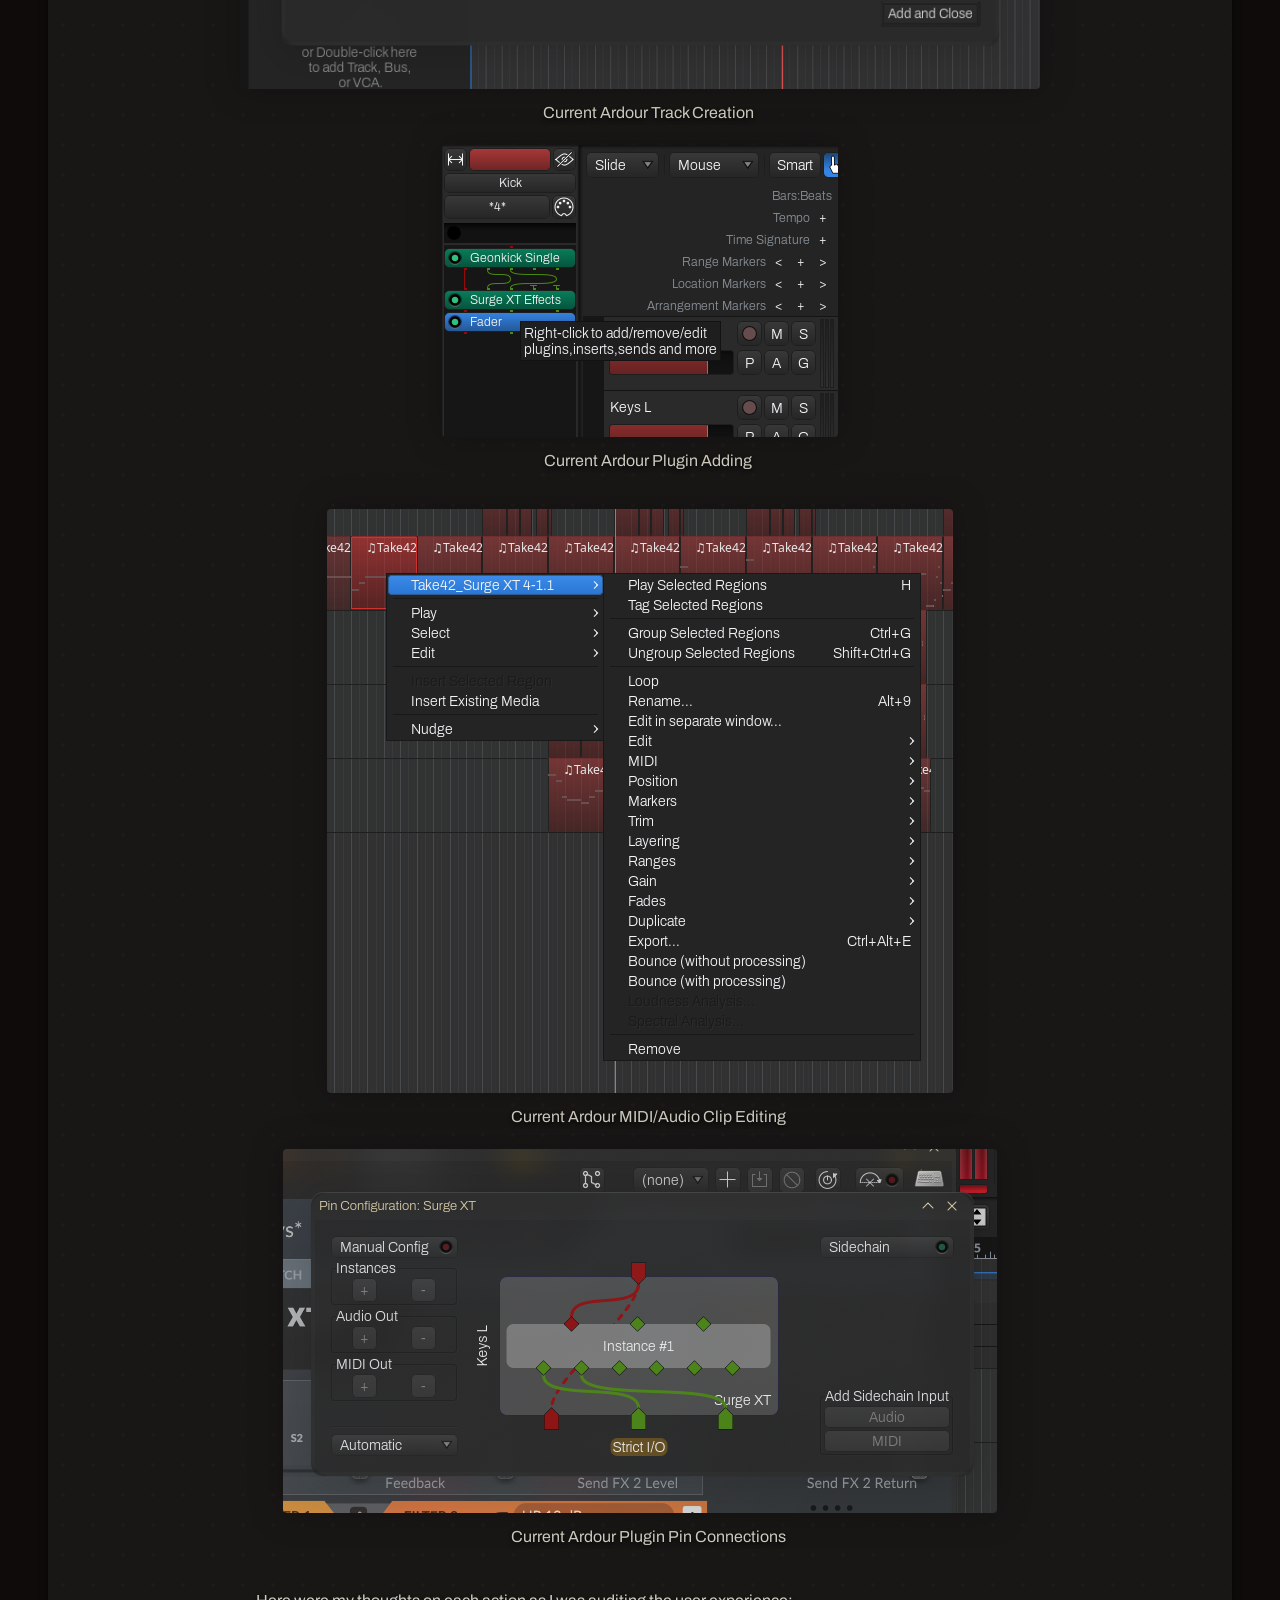
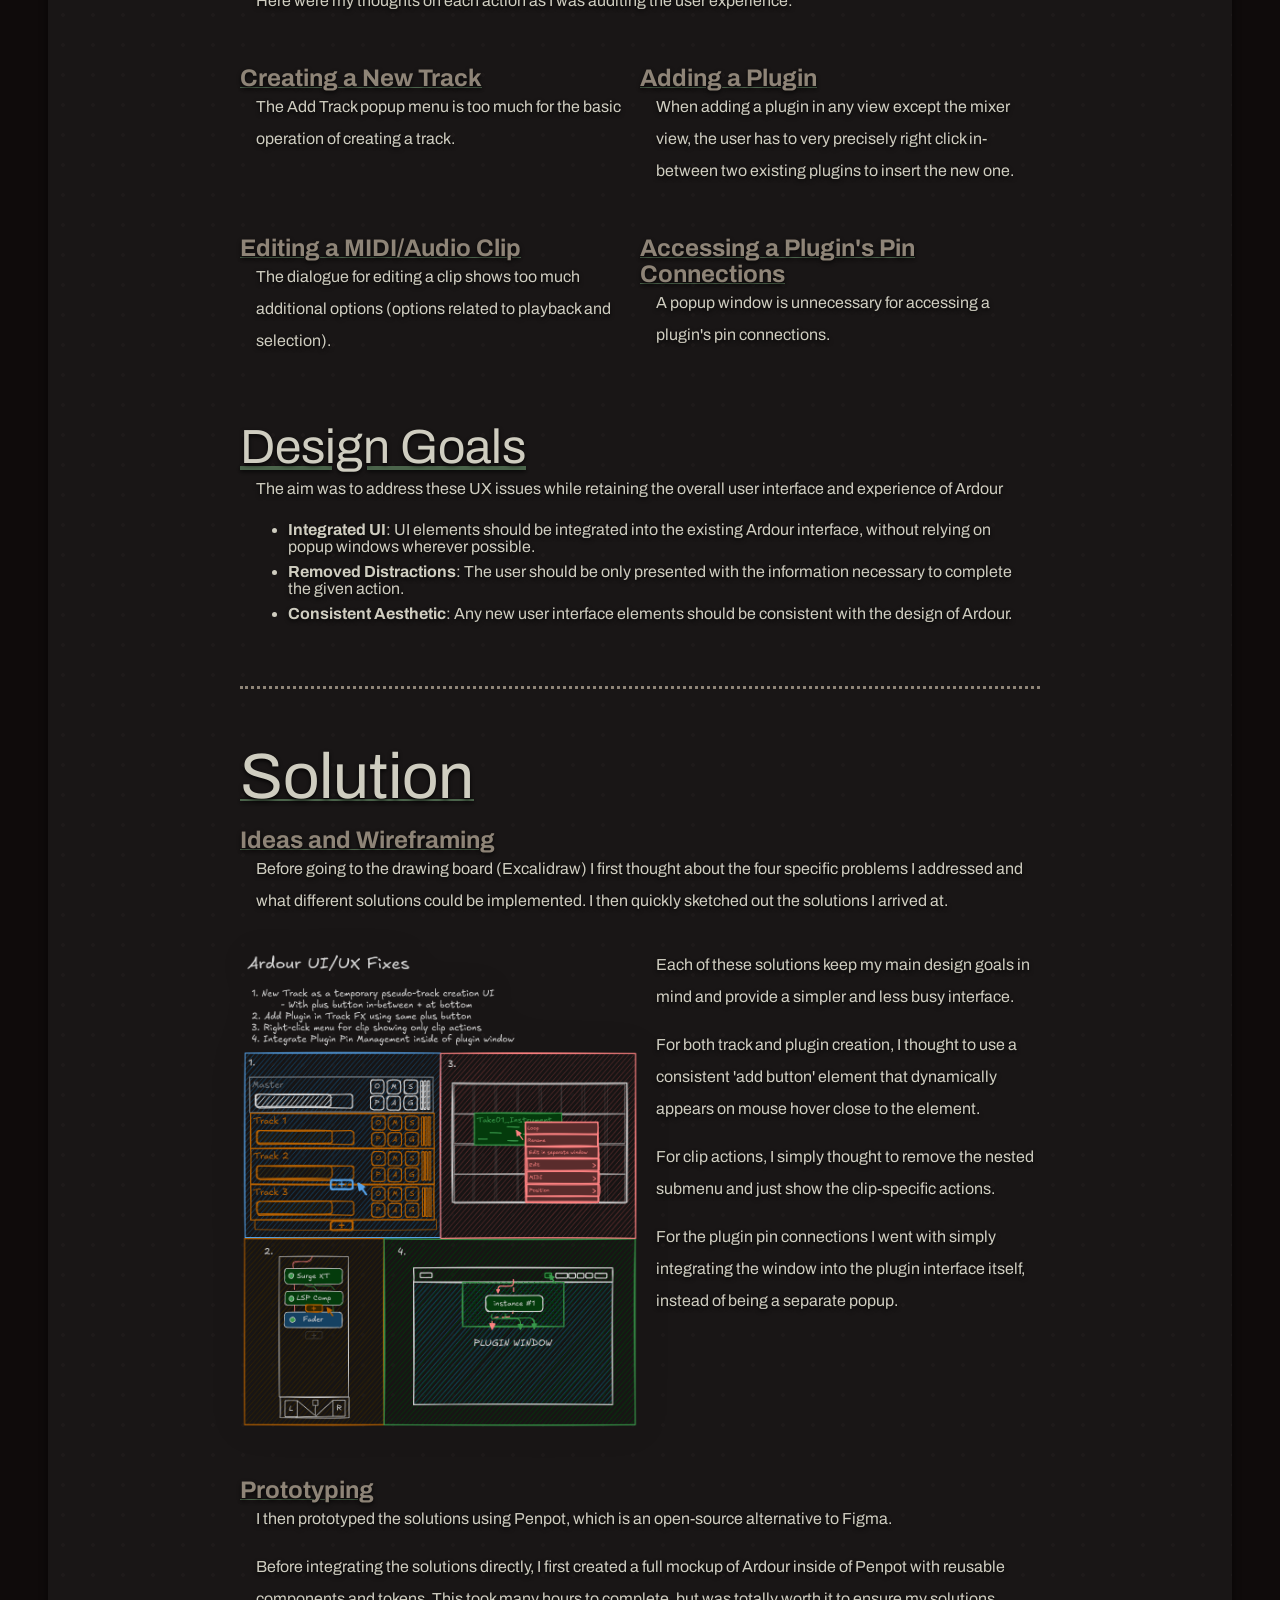
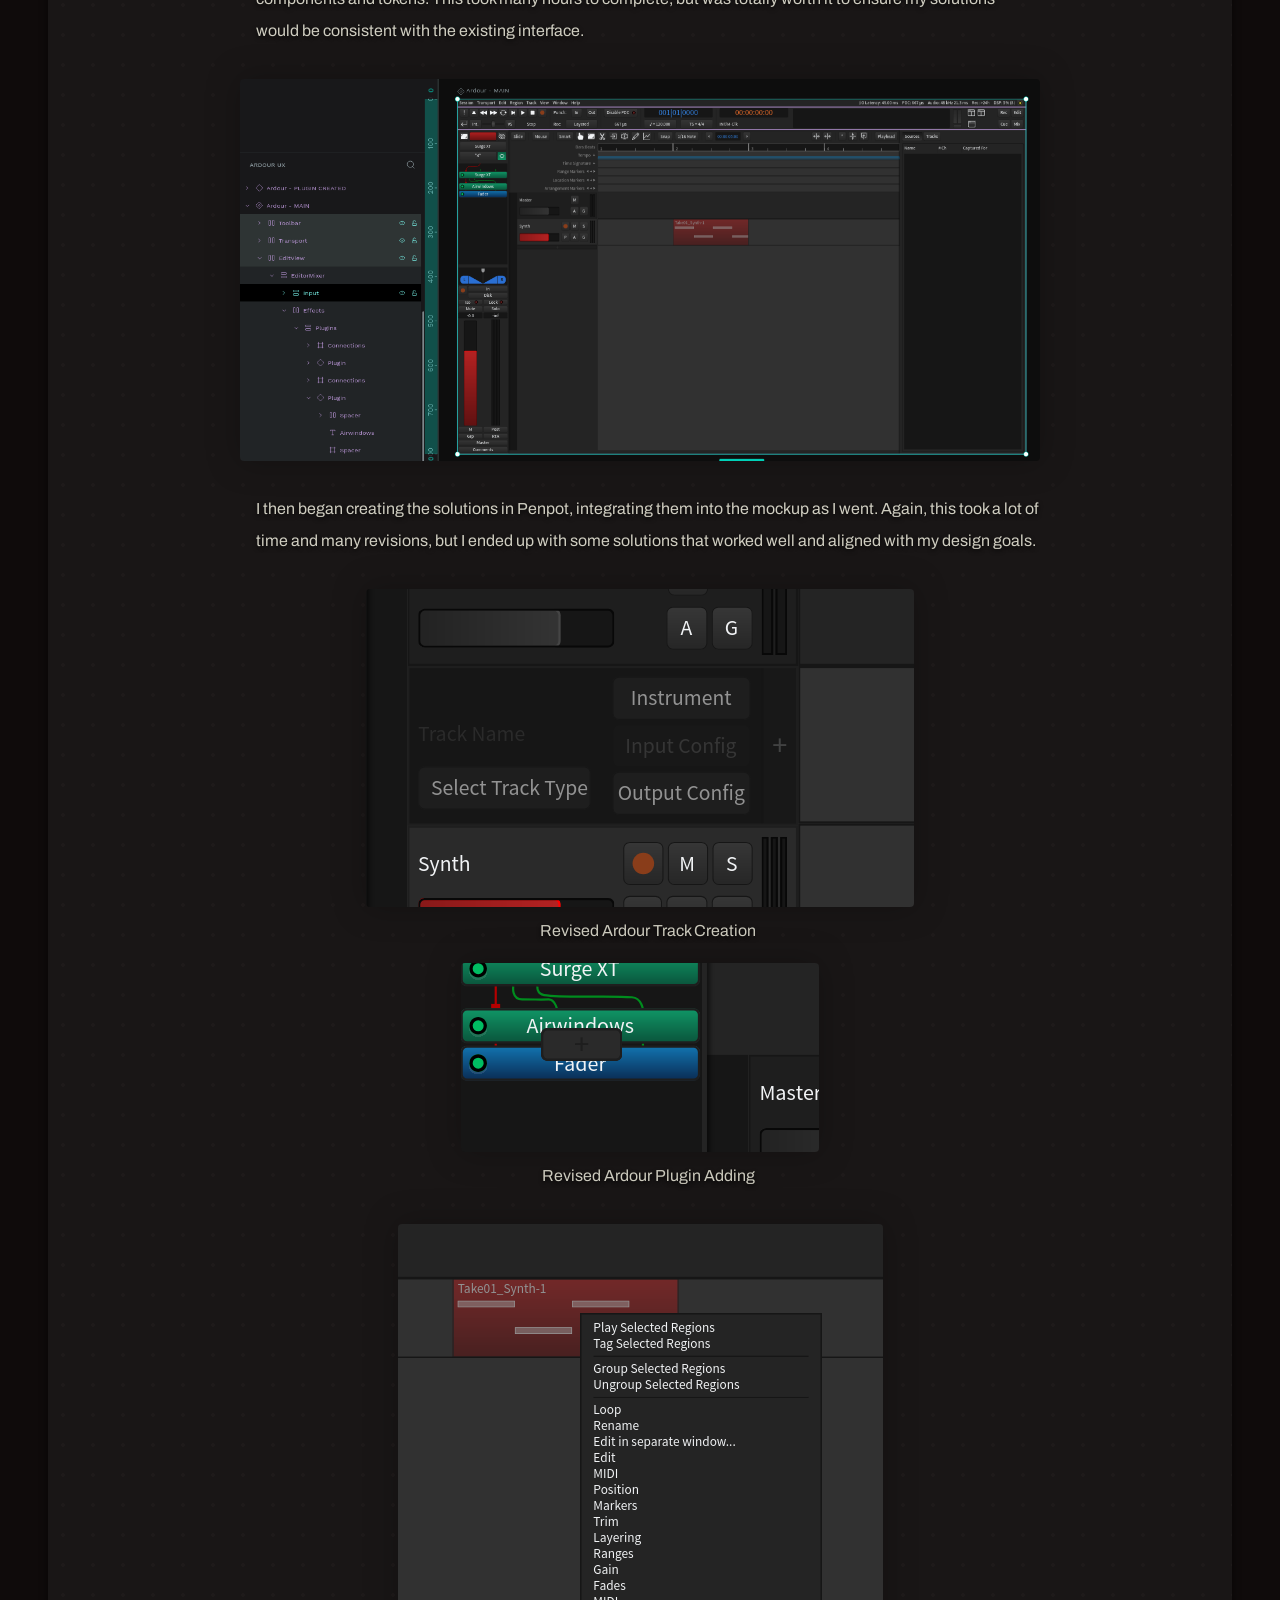
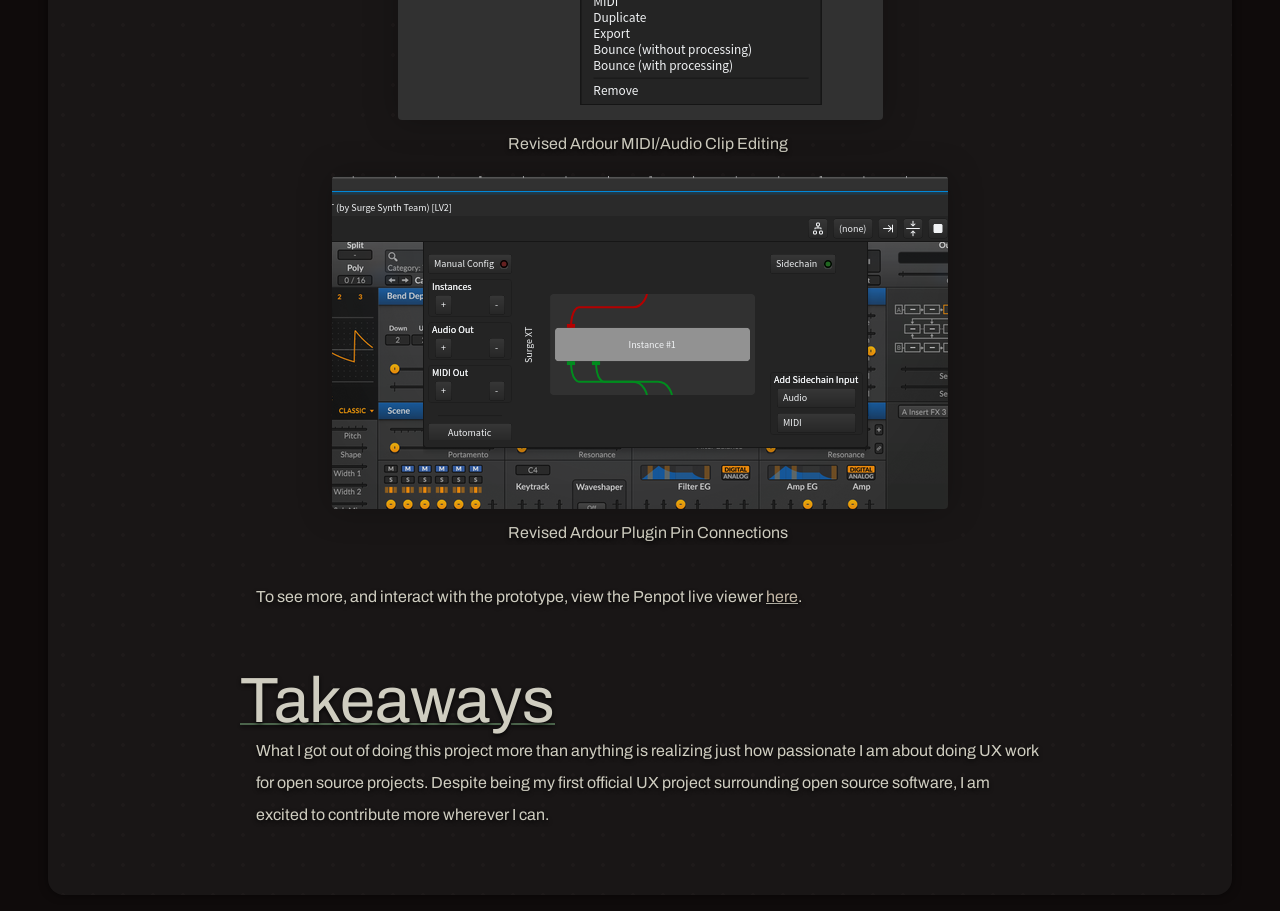
<file: projects/ardour-ux/ardour-ux.html>
<!doctype html>
<html>
  <head>
    <!-- required meta tags -->
    <meta charset="UTF-8" />
    <meta name="viewport" content="width=device-width, initial-scale=1.0" />
    <link rel="stylesheet" href="/style.css" />
    <link rel="stylesheet" href="/projects/project-styles.css" />
    <link rel="stylesheet" href="https://cdnjs.cloudflare.com/ajax/libs/font-awesome/4.7.0/css/font-awesome.min.css">
    <link href="https://fonts.googleapis.com/css2?family=Archivo+Narrow:ital,wght@0,400..700;1,400..700&family=Archivo:ital,wght@0,400;0,500;0,600;1,400&display=swap" rel="stylesheet"/>
    <!-- page meta tags-- -->
    <title>James Burton Evans - Ardour UX Exploration</title>
    <meta
      name="description"
      content="Improving four high-friction workflows in Ardour without disrupting its existing interaction model."
    />
  </head>
  <body>
    <nav-bar></nav-bar>
    <main>
      <div id="intro" class="section">
        <img id="cover" src="images/ardour-ux_cover.png" alt="Cover Image">
        <ul class="tags">
          <li>ui/ux</li>
          <li>open source</li>
        </ul>
        <h3 id="date">July 2025</h3>
        <h1 id="title">Ardour UX Exploration</h1>
        <p>Improving four high-friction workflows in Ardour without disrupting its existing interaction model.</p>
        <ul class="skills">
          <li><i class="fa fa-music"></i>ARDOUR</li>
          <li><i class="fa fa-pencil"></i>PENPOT</li>
          <li><i class="fa fa-pencil"></i>EXCALIDRAW</li>
        </ul>
        <div class="video-embed">
          <iframe
            width="560"
            height="315"
            src="https://www.youtube.com/embed/uIfVWljW_2A?si=tkVefK4fD0AogE19"
            title="YouTube video player"
            frameborder="0"
            allow="accelerometer; autoplay; clipboard-write; encrypted-media; gyroscope; picture-in-picture; web-share"
            allowfullscreen
            ></iframe>
        </div>
        <div id="deliverables" class="container">
            <h3>Deliverables</h3>
            <div class="container">
                <a href="https://github.com/jamesburtonevans/Ardour_UX-Revision" class="deliverable">
                    <i class="fa fa-github"></i>
                    <p>Github Repository</p>
                </a>
                <a href="https://design.penpot.app/#/view?file-id=502b4555-3f5f-807a-8008-8ad31e070cf5&page-id=3a0fa80b-a351-807d-8008-8a2b18b8bc13&section=interactions&index=0&share-id=502b4555-3f5f-807a-8008-8aeeedcbc306" class="deliverable">
                    <i class="fa fa-pencil"></i>
                    <p>Live Penpot Demo</p>
                </a>
            </div>
        </div>
      </div>
      <div id="content">
        <hr>

        <h2>Project Overview</h2>
        <ul>
          <li><b>Type</b>: UX Concept / Revision</li>
          <li><b>Role</b>: UX Designer (Solo)</li>
          <li><b>Timeline</b>: 1 week</li>
          <li><b>Goal</b>: Improve the UX of the open source audio workstation Ardour</li>
        </ul>

        <hr>

        <h2>Context</h2>
        <p>Ardour is a mature <b>open-source</b> digital audio workstation. Though it has an innovative and intuitive workflow and rich set of features that allow me to use it as my primary audio tool, there are some <b>points of friction</b> with its UX that should be addressed.</p>
        <hr>

        <h2>The Problem</h2>
        <p>While using Ardour, I found some specific actions that I felt were not that intuitive or took too much time to complete. When it comes to creative tools, even seconds extra of completing a task can interrupt the creative process, and slowly lead to burnout. This is true for someone like me who has been using Ardour and similar tools for many years, but only so much more for someone picking it up for the first time.</p>
        <p>So to begin, I compiled a list of four or so actions that I feel could be improved.</p>
        <h3>Selected Actions</h3>
        <p>The actions that I decided to focus on are: </p>
        <ul>
            <li>Creating a new track</li>
            <li>Adding a new plugin to a track</li>
            <li>Editing a MIDI/Audio clip in edit view</li>
            <li>Accessing a plugin's pin connections</li>
        </ul>
        <p>I found that a common theme with the user experience of Ardour is many actions call up a popup window or dialog box, and or require extensively navigating the interface to complete.</p>

        <div class="image-grid">
            <div>
                <img src="images/ardour-ux_original_track-creation.png" alt="Current Ardour Track Creation">
                <p class="caption">Current Ardour Track Creation</p>
            </div>
            <div>
                <img src="images/ardour-ux_original_plugin-adding.png" alt="Current Ardour Plugin Adding">
                <p class="caption">Current Ardour Plugin Adding</p>
            </div>
        </div>
        <div class="image-grid">
            <div>
                <img src="images/ardour-ux_original_clip-actions.png" alt="Current Ardour MIDI/Audio Clip Editing">
                <p class="caption">Current Ardour MIDI/Audio Clip Editing</p>
            </div>
            <div>
                <img src="images/ardour-ux_original_plugin-pin-management.png" alt="Current Ardour Plugin Pin Connections">
                <p class="caption">Current Ardour Plugin Pin Connections</p>
            </div>
        </div>

        <p>Here were my thoughts on each action as I was auditing the user experience: </p>
        <div class="side-by-side">
            <div>
              <h4>Creating a New Track</h4>
              <p>The Add Track popup menu is too much for the basic operation of creating a track.</p>
            </div>
            <div>
              <h4>Adding a Plugin</h4>
              <p>When adding a plugin in any view except the mixer view, the user has to very precisely right click in-between two existing plugins to insert the new one.</p>
            </div>
        </div>
        <div class="side-by-side">
            <div>
              <h4>Editing a MIDI/Audio Clip</h4>
              <p>The dialogue for editing a clip shows too much additional options (options related to playback and selection).</p>
            </div>
            <div>
              <h4>Accessing a Plugin's Pin Connections</h4>
              <p>A popup window is unnecessary for accessing a plugin's pin connections.</p>
            </div>
        </div>

        <h3>Design Goals</h3>
        <p>The aim was to address these UX issues while retaining the overall user interface and experience of Ardour</p>
        <ul>
          <li><b>Integrated UI</b>: UI elements should be integrated into the existing Ardour interface, without relying on popup windows wherever possible.</li>
          <li><b>Removed Distractions</b>: The user should be only presented with the information necessary to complete the given action.</li>
          <li><b>Consistent Aesthetic</b>: Any new user interface elements should be consistent with the design of Ardour.</li>
        </ul>

        <hr>

        <h2>Solution</h2>
        <h4>Ideas and Wireframing</h4>
        <p>Before going to the drawing board (Excalidraw) I first thought about the four specific problems I addressed and what different solutions could be implemented. I then quickly sketched out the solutions I arrived at.</p>
        <div class=side-by-side>
          <div class="image-grid">
            <img class="no-round" src="images/ardour-ux_excalidraw.png" alt="Excalidraw Drawing of Solutions">
          </div>
          <div>
              <p>Each of these solutions keep my main design goals in mind and provide a simpler and less busy interface.</p>
              <p>For both track and plugin creation, I thought to use a consistent 'add button' element that dynamically appears on mouse hover close to the element. </p>
              <p>For clip actions, I simply thought to remove the nested submenu and just show the clip-specific actions.</p>
              <p>For the plugin pin connections I went with simply integrating the window into the plugin interface itself, instead of being a separate popup.</p>
          </div>
        </div>
        <h4>Prototyping</h4>
        <p>I then prototyped the solutions using Penpot, which is an open-source alternative to Figma.</p>
        <p>Before integrating the solutions directly, I first created a full mockup of Ardour inside of Penpot with reusable components and tokens. This took many hours to complete, but was totally worth it to ensure my solutions would be consistent with the existing interface.</p>

        <div class="image-grid">
          <img src="images/ardour-ux_penpot-mockup.png" alt="Penpot Mockup of Ardour">
        </div>

        <p>I then began creating the solutions in Penpot, integrating them into the mockup as I went. Again, this took a lot of time and many revisions, but I ended up with some solutions that worked well and aligned with my design goals.</p>

        <div class="image-grid">
            <div>
                <img src="images/ardour-ux_revised_track-creation.png" alt="Revised Ardour Track Creation">
                <p class="caption">Revised Ardour Track Creation</p>
            </div>
            <div>
                <img src="images/ardour-ux_revised_plugin-adding.png" alt="Revised Ardour Plugin Adding">
                <p class="caption">Revised Ardour Plugin Adding</p>
            </div>
        </div>
        <div class="image-grid">
            <div>
                <img src="images/ardour-ux_revised_clip-actions.png" alt="Revised Ardour MIDI/Audio Clip Editing">
                <p class="caption">Revised Ardour MIDI/Audio Clip Editing</p>
            </div>
            <div>
                <img src="images/ardour-ux_revised_plugin-pin-management.png" alt="Revised Ardour Plugin Pin Connections">
                <p class="caption">Revised Ardour Plugin Pin Connections</p>
            </div>
        </div>

        <p>To see more, and interact with the prototype, view the Penpot live viewer <u><a target="_blank" href="https://design.penpot.app/#/view?file-id=502b4555-3f5f-807a-8008-8ad31e070cf5&page-id=3a0fa80b-a351-807d-8008-8a2b18b8bc13&section=interactions&index=0&share-id=502b4555-3f5f-807a-8008-8aeeedcbc306">here</a></u>.</p>

        <h2>Takeaways</h2>
        <p>What I got out of doing this project more than anything is realizing just how passionate I am about doing UX work for open source projects. Despite being my first official UX project surrounding open source software, I am excited to contribute more wherever I can.</p>
      </div>
    </main>
    <script src="/components/nav-bar.js"></script>
  </body>
</html>
</file>
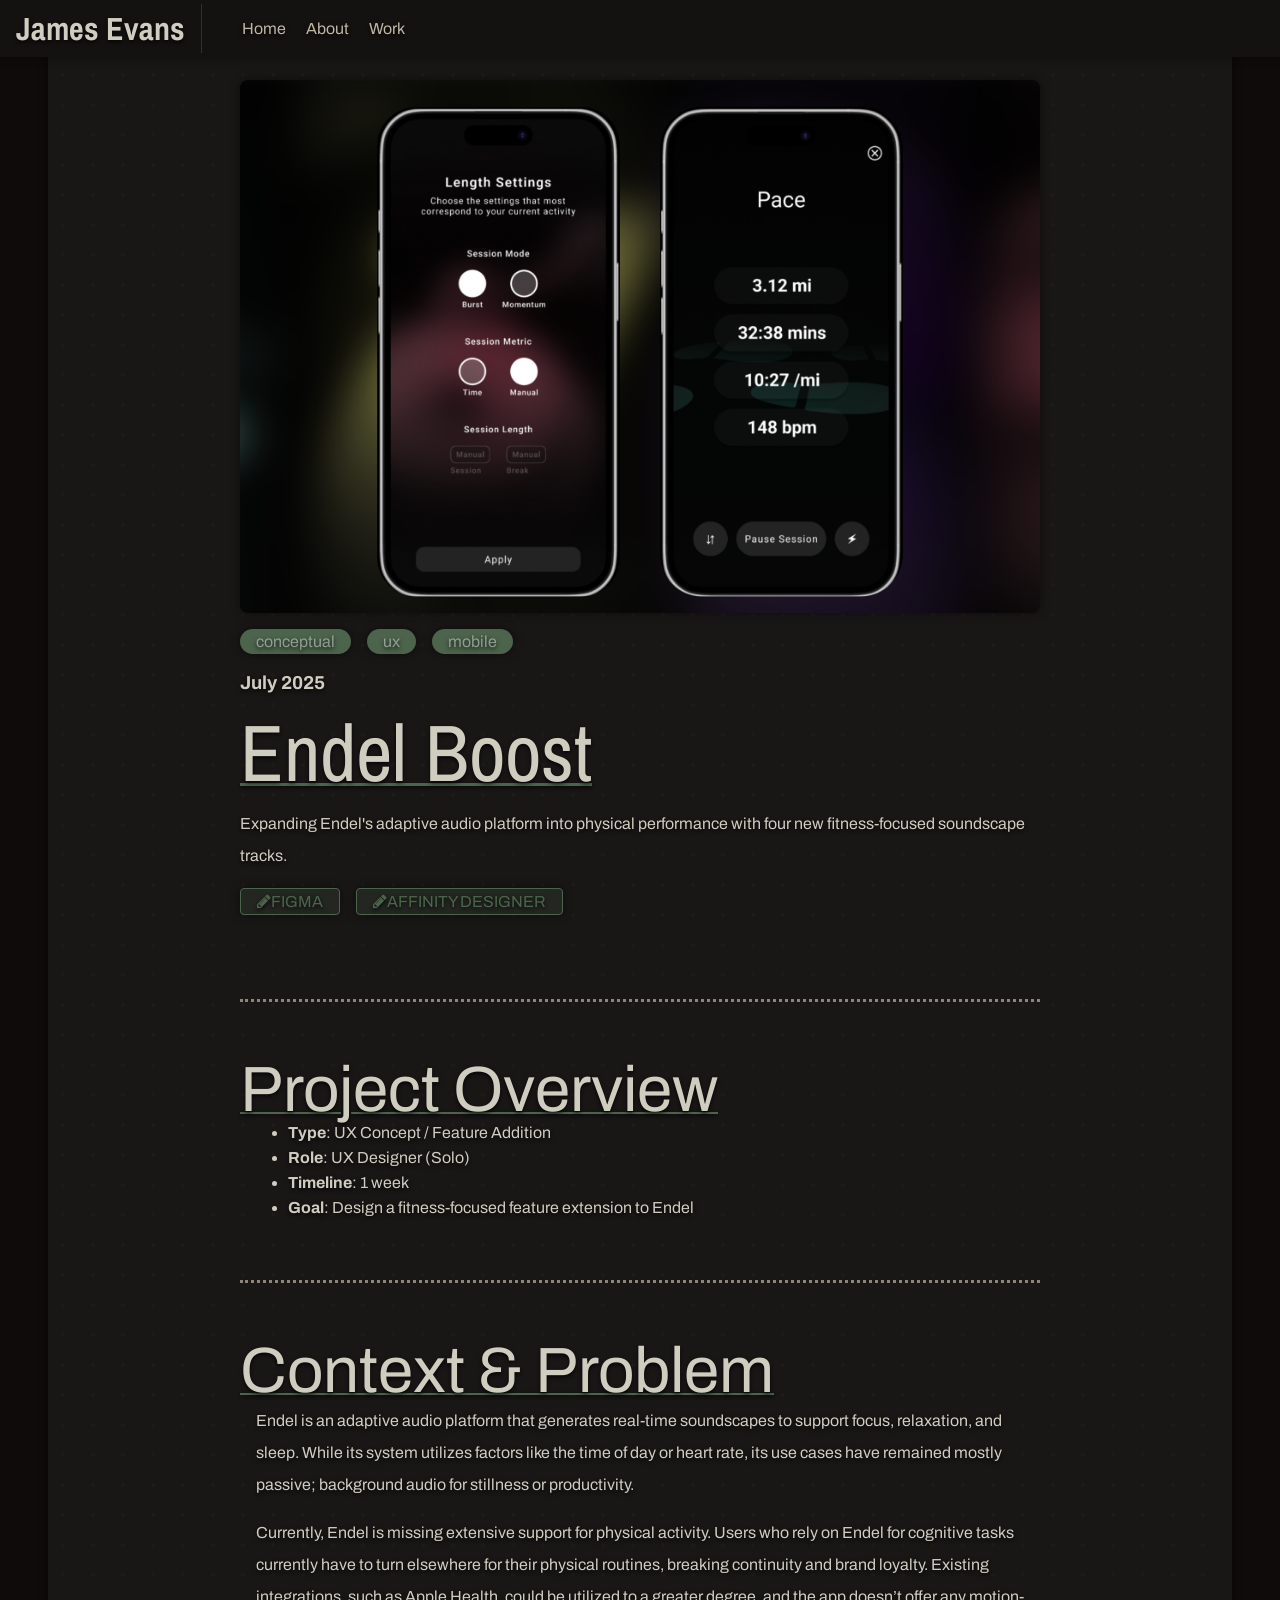
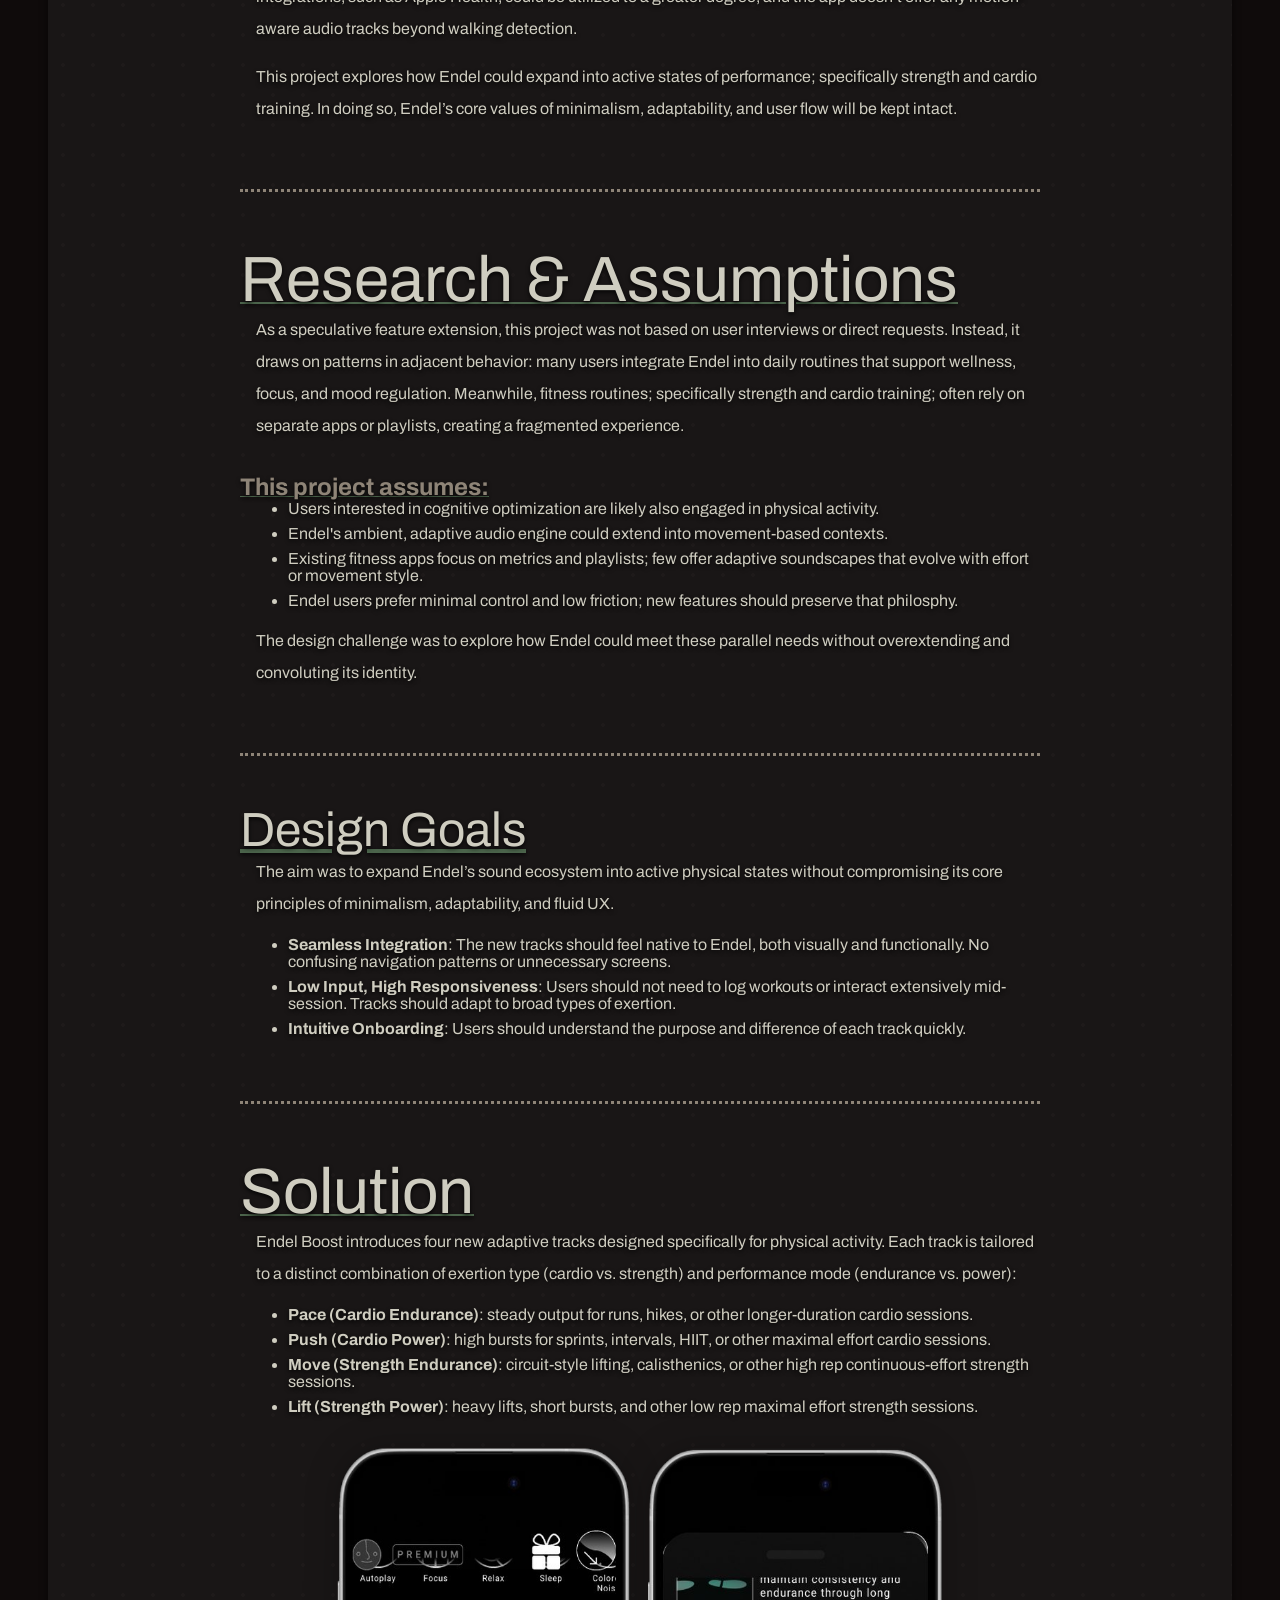
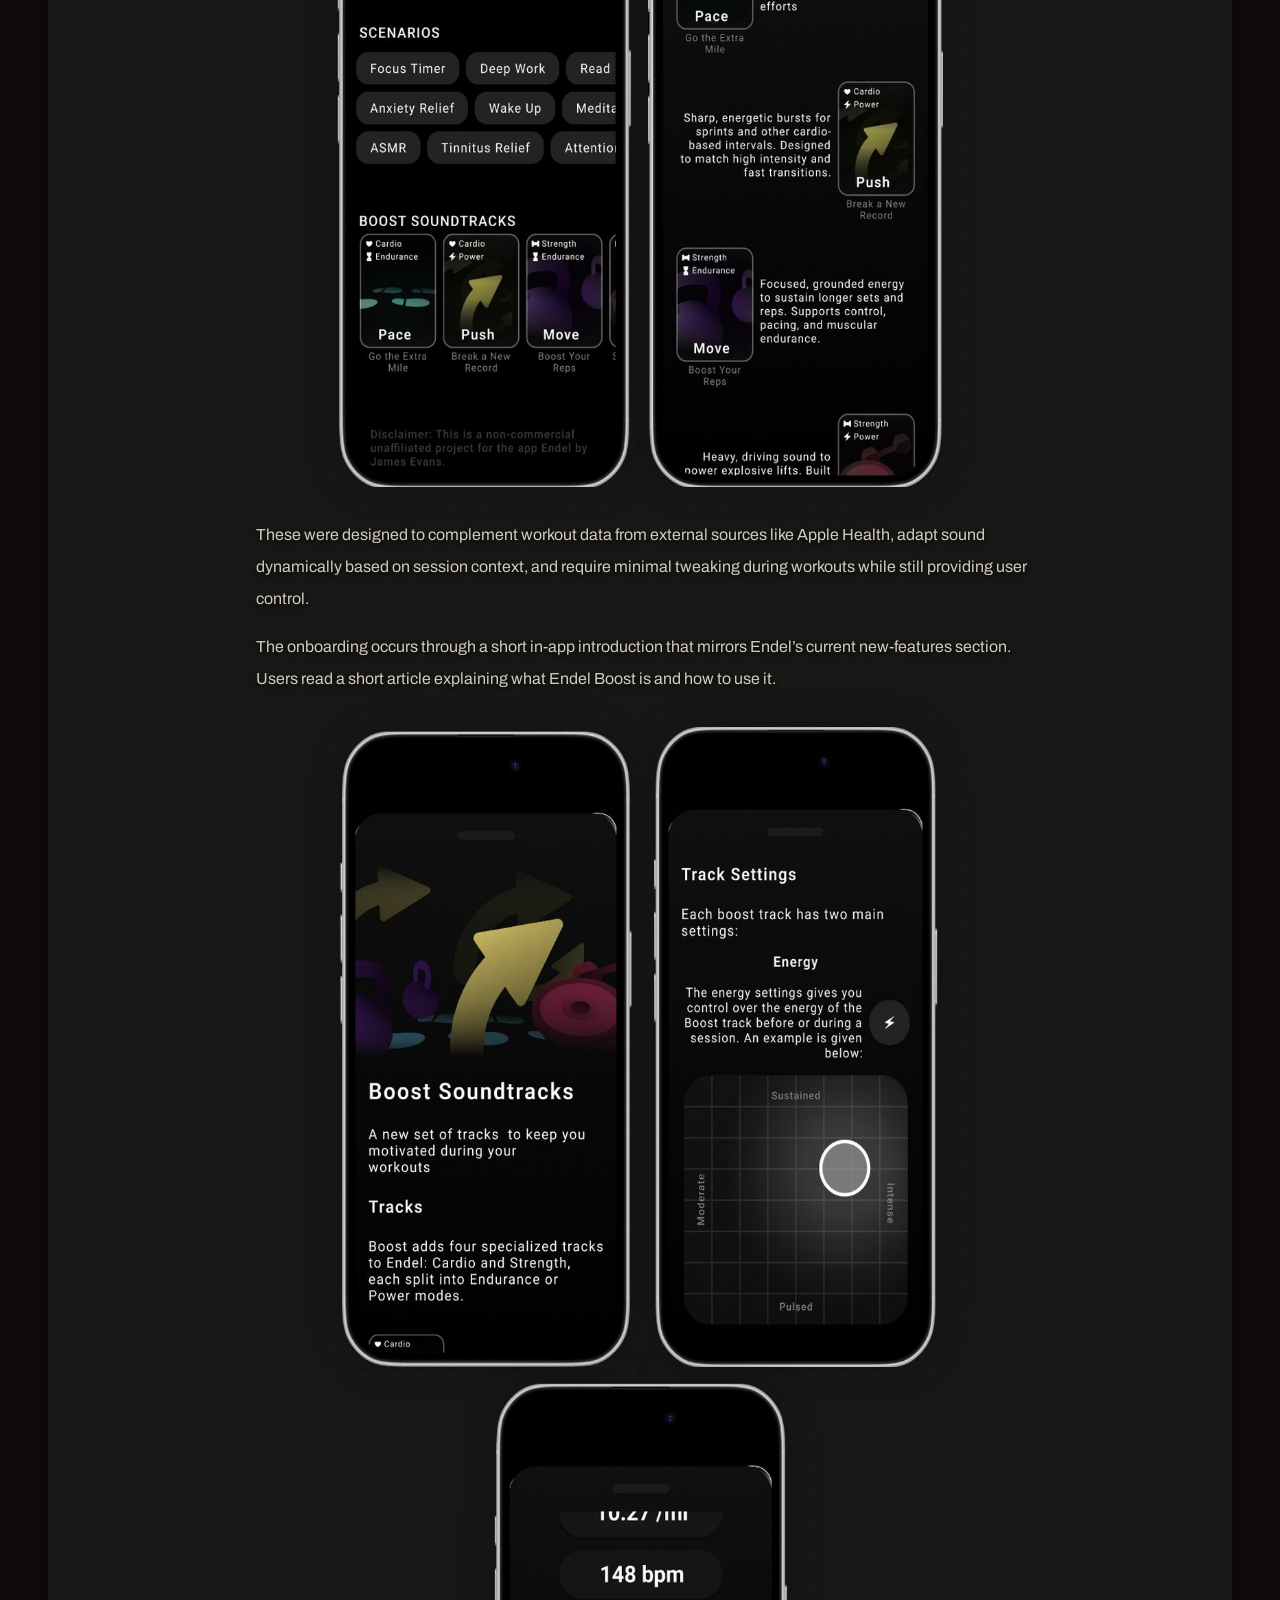
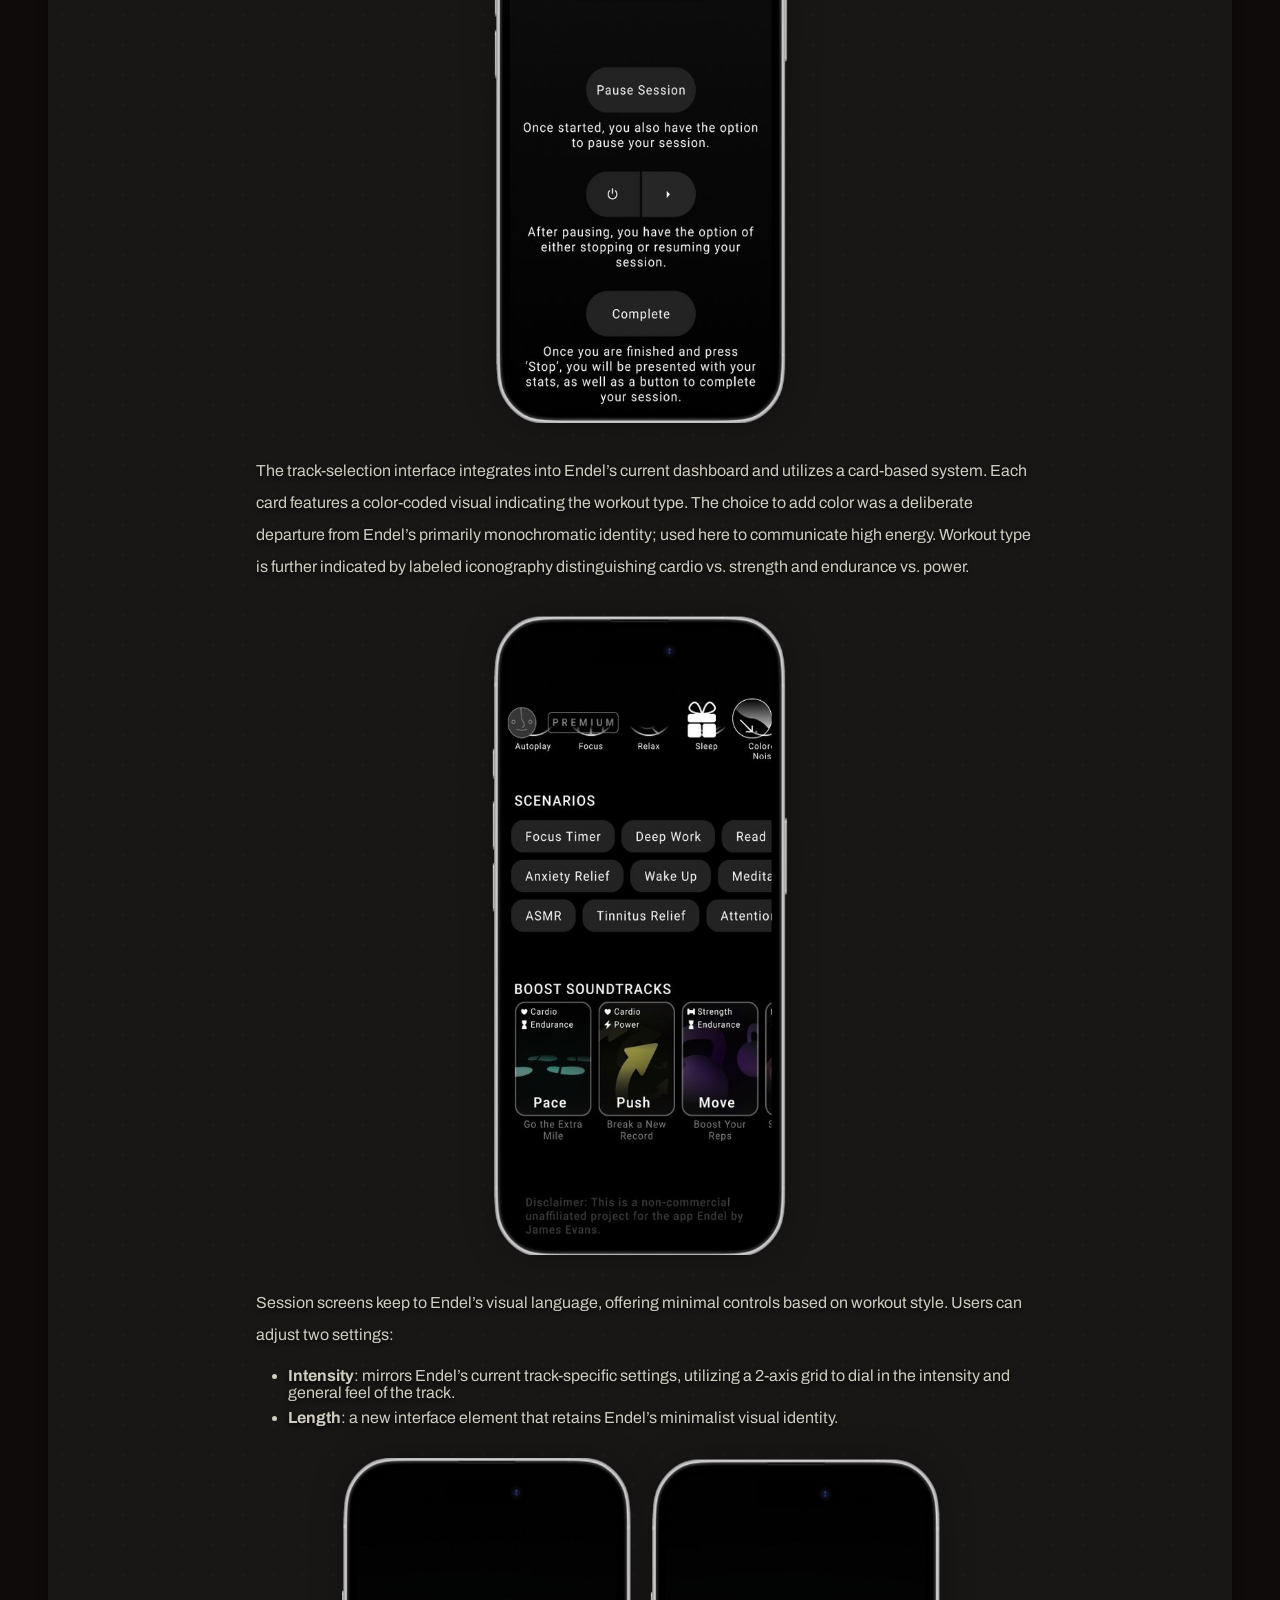
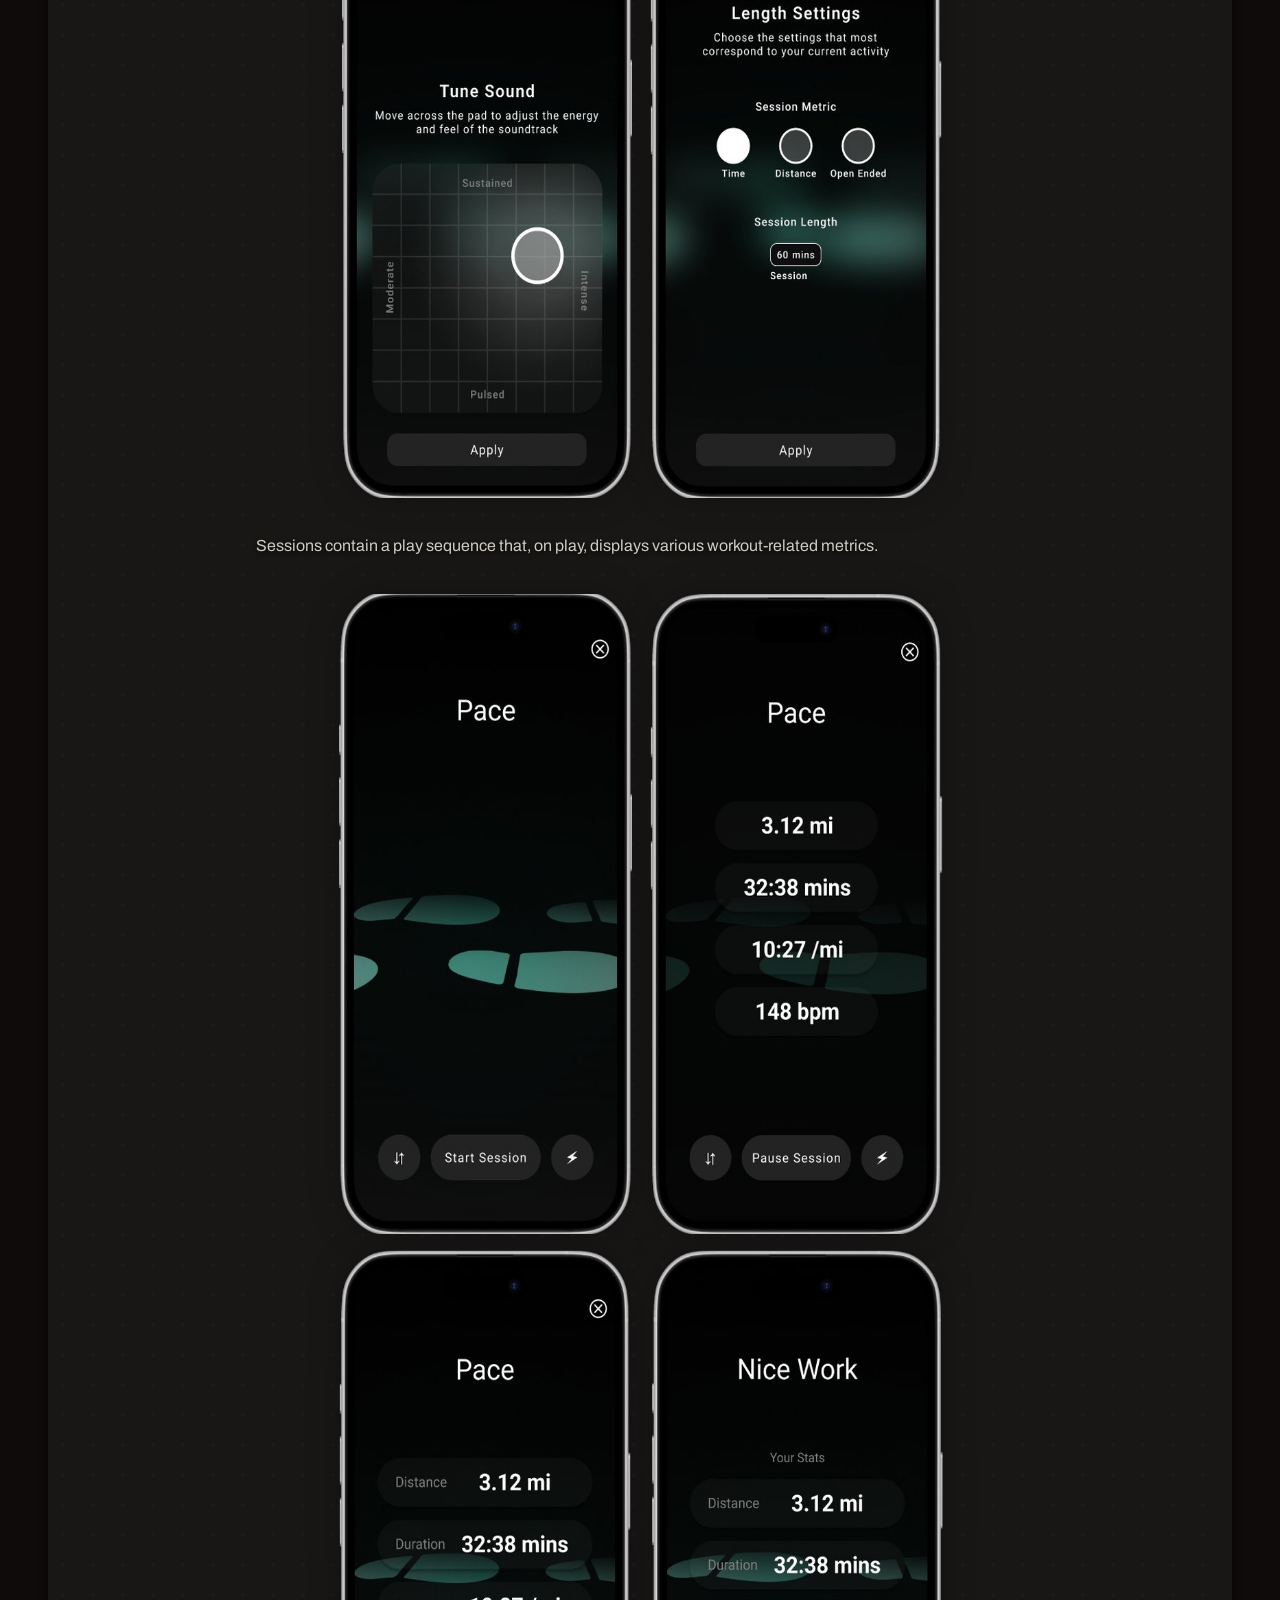
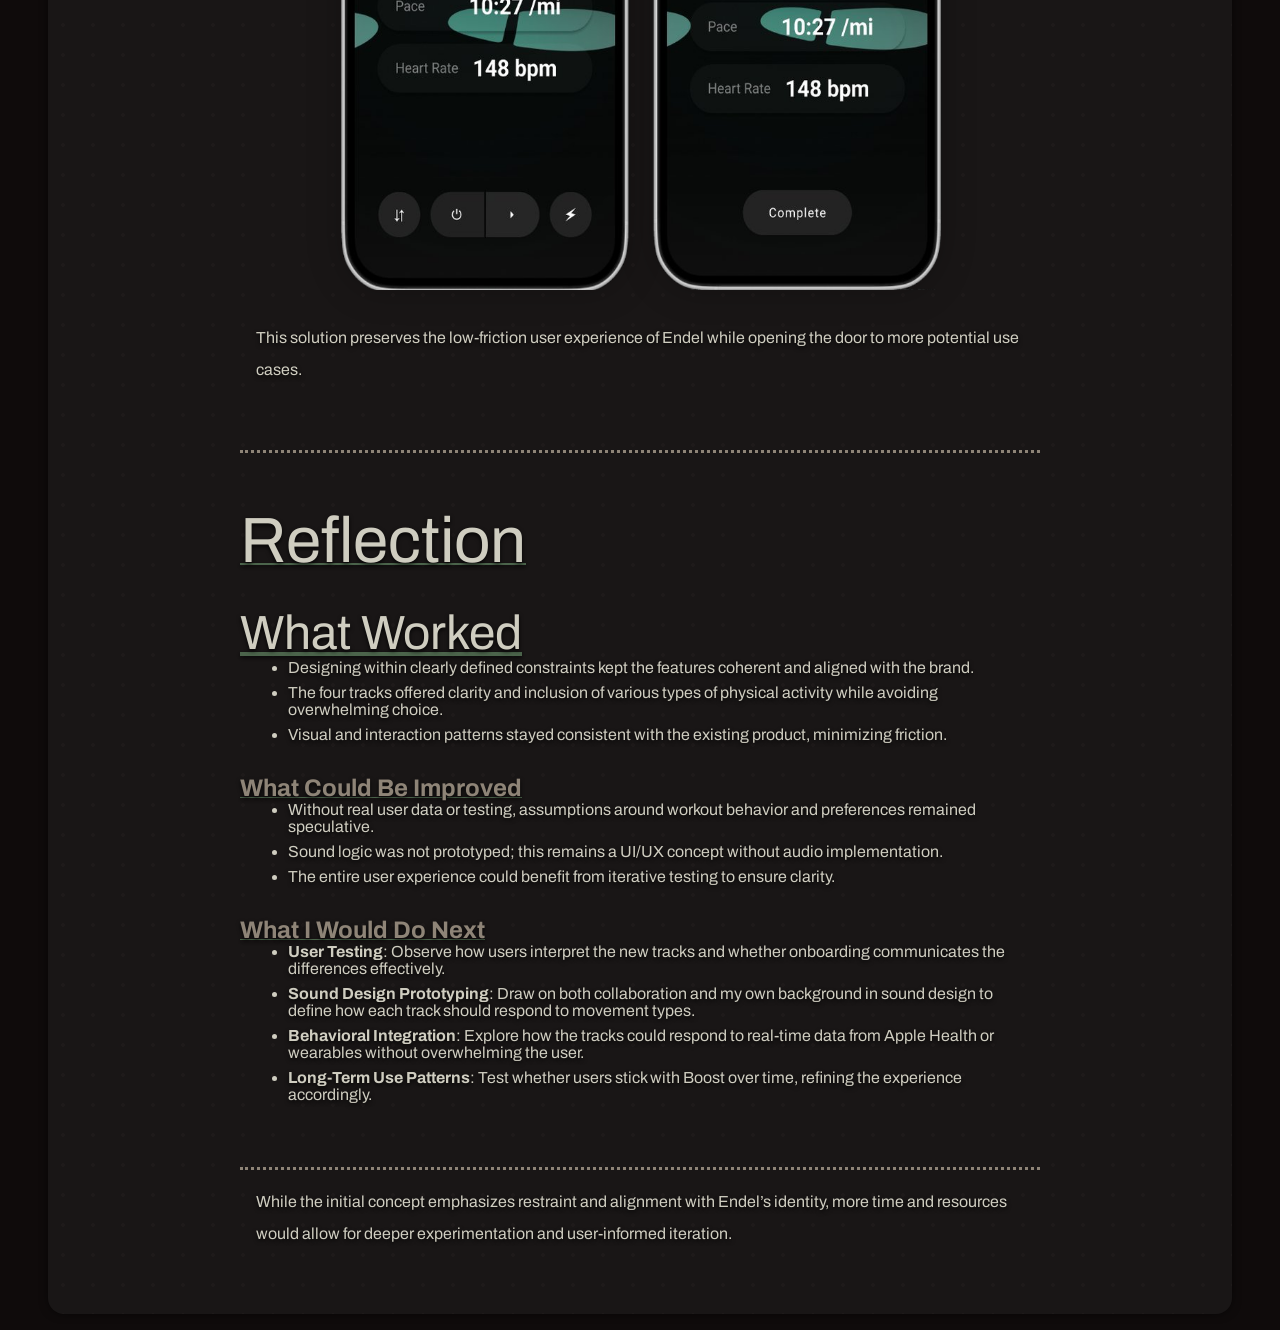
<file: projects/endel-boost/endel-boost.html>
<!doctype html>
<html>
  <head>
    <!-- required meta tags -->
    <meta charset="UTF-8" />
    <meta name="viewport" content="width=device-width, initial-scale=1.0" />
    <link rel="stylesheet" href="/style.css" />
    <link rel="stylesheet" href="/projects/project-styles.css" />
    <link rel="stylesheet" href="https://cdnjs.cloudflare.com/ajax/libs/font-awesome/4.7.0/css/font-awesome.min.css">
    <link href="https://fonts.googleapis.com/css2?family=Archivo+Narrow:ital,wght@0,400..700;1,400..700&family=Archivo:ital,wght@0,400;0,500;0,600;1,400&display=swap" rel="stylesheet"/>
    <!-- page meta tags-- -->
    <title>James Burton Evans - Endel Boost</title>
    <meta
      name="description"
      content="Expanding Endel's adaptive audio platform into physical performance with four new fitness-focused soundscape tracks."
    />
  </head>
  <body>
    <nav-bar></nav-bar>
    <main>
      <div id="intro" class="section">
        <img id="cover" src="images/endelboost-cover.png" alt="Cover Image">
        <ul class="tags">
          <li>conceptual</li>
          <li>ux</li>
          <li>mobile</li>
        </ul>
        <h3 id="date">July 2025</h3>
        <h1 id="title">Endel Boost</h1>
        <p>Expanding Endel's adaptive audio platform into physical performance with four new fitness-focused soundscape tracks.</p>
        <ul class="skills">
          <li><i class="fa fa-pencil"></i>FIGMA</li>
          <li><i class="fa fa-pencil"></i>AFFINITY DESIGNER</li>
        </ul>
      </div>
      <div id="content">
        <hr>

        <h2>Project Overview</h2>
        <ul>
          <li><b>Type</b>: UX Concept / Feature Addition</li>
          <li><b>Role</b>: UX Designer (Solo)</li>
          <li><b>Timeline</b>: 1 week</li>
          <li><b>Goal</b>: Design a fitness-focused feature extension to Endel</li>
        </ul>

        <hr>

        <h2>Context & Problem</h2>
        <p>Endel is an adaptive audio platform that generates real-time soundscapes to support focus, relaxation, and sleep. While its system utilizes factors like the time of day or heart rate, its use cases have remained mostly passive; background audio for stillness or productivity.</p>
        <p>Currently, Endel is missing extensive support for physical activity. Users who rely on Endel for cognitive tasks currently have to turn elsewhere for their physical routines, breaking continuity and brand loyalty. Existing integrations, such as Apple Health, could be utilized to a greater degree, and the app doesn’t offer any motion-aware audio tracks beyond walking detection.</p>
        <p>This project explores how Endel could expand into active states of performance; specifically strength and cardio training. In doing so, Endel’s core values of minimalism, adaptability, and user flow will be kept intact.</p>

        <hr>

        <h2>Research & Assumptions</h2>
        <p>As a speculative feature extension, this project was not based on user interviews or direct requests. Instead, it draws on patterns in adjacent behavior: many users integrate Endel into daily routines that support wellness, focus, and mood regulation. Meanwhile, fitness routines; specifically strength and cardio training; often rely on separate apps or playlists, creating a fragmented experience.</p>
        <h4>This project assumes:</h4>
        <ul>
          <li>Users interested in cognitive optimization are likely also engaged in physical activity.</li>
          <li>Endel's ambient, adaptive audio engine could extend into movement-based contexts.</li>
          <li>Existing fitness apps focus on metrics and playlists; few offer adaptive soundscapes that evolve with effort or movement style.</li>
          <li>Endel users prefer minimal control and low friction; new features should preserve that philosphy.</li>
        </ul>
        <p>The design challenge was to explore how Endel could meet these parallel needs without overextending and convoluting its identity.</p>

        <hr>

        <h3>Design Goals</h3>
        <p>The aim was to expand Endel’s sound ecosystem into active physical states without compromising its core principles of minimalism, adaptability, and fluid UX.</p>
        <ul>
          <li><b>Seamless Integration</b>: The new tracks should feel native to Endel, both visually and functionally. No confusing navigation patterns or unnecessary screens.</li>
          <li><b>Low Input, High Responsiveness</b>: Users should not need to log workouts or interact extensively mid-session. Tracks should adapt to broad types of exertion.</li>
          <li><b>Intuitive Onboarding</b>: Users should understand the purpose and difference of each track quickly.</li>
        </ul>

        <hr>

        <h2>Solution</h2>
        <p>Endel Boost introduces four new adaptive tracks designed specifically for physical activity. Each track is tailored to a distinct combination of exertion type (cardio vs. strength) and performance mode (endurance vs. power):</p>
        <ul>
          <li><b>Pace (Cardio Endurance)</b>: steady output for runs, hikes, or other longer-duration cardio sessions.</li>
          <li><b>Push (Cardio Power)</b>: high bursts for sprints, intervals, HIIT, or other maximal effort cardio sessions.</li>
          <li><b>Move (Strength Endurance)</b>: circuit-style lifting, calisthenics, or other high rep continuous-effort strength sessions.</li>
          <li><b>Lift (Strength Power)</b>: heavy lifts, short bursts, and other low rep maximal effort strength sessions.</li>
        </ul>
        <div class="image-grid">
          <img src="./images/endelboost-homepage02.png" alt="Homepage">
          <img src="./images/endelboost-onboarding02.png" alt="Onboarding">
        </div>
        <p>These were designed to complement workout data from external sources like Apple Health, adapt sound dynamically based on session context, and require minimal tweaking during workouts while still providing user control.</p>
        <p>The onboarding occurs through a short in-app introduction that mirrors Endel’s current new-features section. Users read a short article explaining what Endel Boost is and how to use it.</p>
        <div class="image-grid">
          <img src="images/endelboost-onboarding01.png" alt="Onboarding 1">
          <img src="images/endelboost-onboarding03.png" alt="Onboarding 2">
          <img src="images/endelboost-onboarding05.png" alt="Onboarding 3">
        </div>
        <p>The track-selection interface integrates into Endel’s current dashboard and utilizes a card-based system. Each card features a color-coded visual indicating the workout type. The choice to add color was a deliberate departure from Endel’s primarily monochromatic identity; used here to communicate high energy. Workout type is further indicated by labeled iconography distinguishing cardio vs. strength and endurance vs. power.</p>
        <div class="image-grid">
          <img src="images/endelboost-homepage02.png" alt="Homepage">
        </div>
        <p>Session screens keep to Endel’s visual language, offering minimal controls based on workout style. Users can adjust two settings:</p>
        <ul>
          <li><b>Intensity</b>: mirrors Endel’s current track-specific settings, utilizing a 2-axis grid to dial in the intensity and general feel of the track.</li>
          <li><b>Length</b>: a new interface element that retains Endel’s minimalist visual identity.</li>
        </ul>
        <div class="image-grid">
          <img src="images/endelboost-pace-intensity.png" alt="Pace Intensity">
          <img src="images/endelboost-pace-length.png" alt="Pace Length">
        </div>
        <p>Sessions contain a play sequence that, on play, displays various workout-related metrics.</p>
        <div class="image-grid">
          <img src="images/endelboost-pace-main.png" alt="Pace Main">
          <img src="images/endelboost-pace-sessionstarted.png" alt="Pace Started">
          <img src="images/endelboost-pace-sessionpaused.png" alt="Pace Paused">
          <img src="images/endelboost-pace-sessionended.png" alt="Pace Ended">
        </div>
        <p>This solution preserves the low-friction user experience of Endel while opening the door to more potential use cases.</p>

        <hr>

        <h2>Reflection</h2>
        <h3>What Worked</h3>
        <ul>
          <li>Designing within clearly defined constraints kept the features coherent and aligned with the brand.</li>
          <li>The four tracks offered clarity and inclusion of various types of physical activity while avoiding overwhelming choice.</li>
          <li>Visual and interaction patterns stayed consistent with the existing product, minimizing friction.</li>
        </ul>
        <h4>What Could Be Improved</h4>
        <ul>
          <li>Without real user data or testing, assumptions around workout behavior and preferences remained speculative.</li>
          <li>Sound logic was not prototyped; this remains a UI/UX concept without audio implementation.</li>
          <li>The entire user experience could benefit from iterative testing to ensure clarity.</li>
        </ul>
        <h4>What I Would Do Next</h4>
        <ul>
          <li><b>User Testing</b>: Observe how users interpret the new tracks and whether onboarding communicates the differences effectively.</li>
          <li><b>Sound Design Prototyping</b>: Draw on both collaboration and my own background in sound design to define how each track should respond to movement types.</li>
          <li><b>Behavioral Integration</b>: Explore how the tracks could respond to real-time data from Apple Health or wearables without overwhelming the user.</li>
          <li><b>Long-Term Use Patterns</b>: Test whether users stick with Boost over time, refining the experience accordingly.</li>
        </ul>

        <hr>

        <p>While the initial concept emphasizes restraint and alignment with Endel’s identity, more time and resources would allow for deeper experimentation and user-informed iteration.</p>
      </div>
    </main>
    <script src="/components/nav-bar.js"></script>
  </body>
</html>
</file>
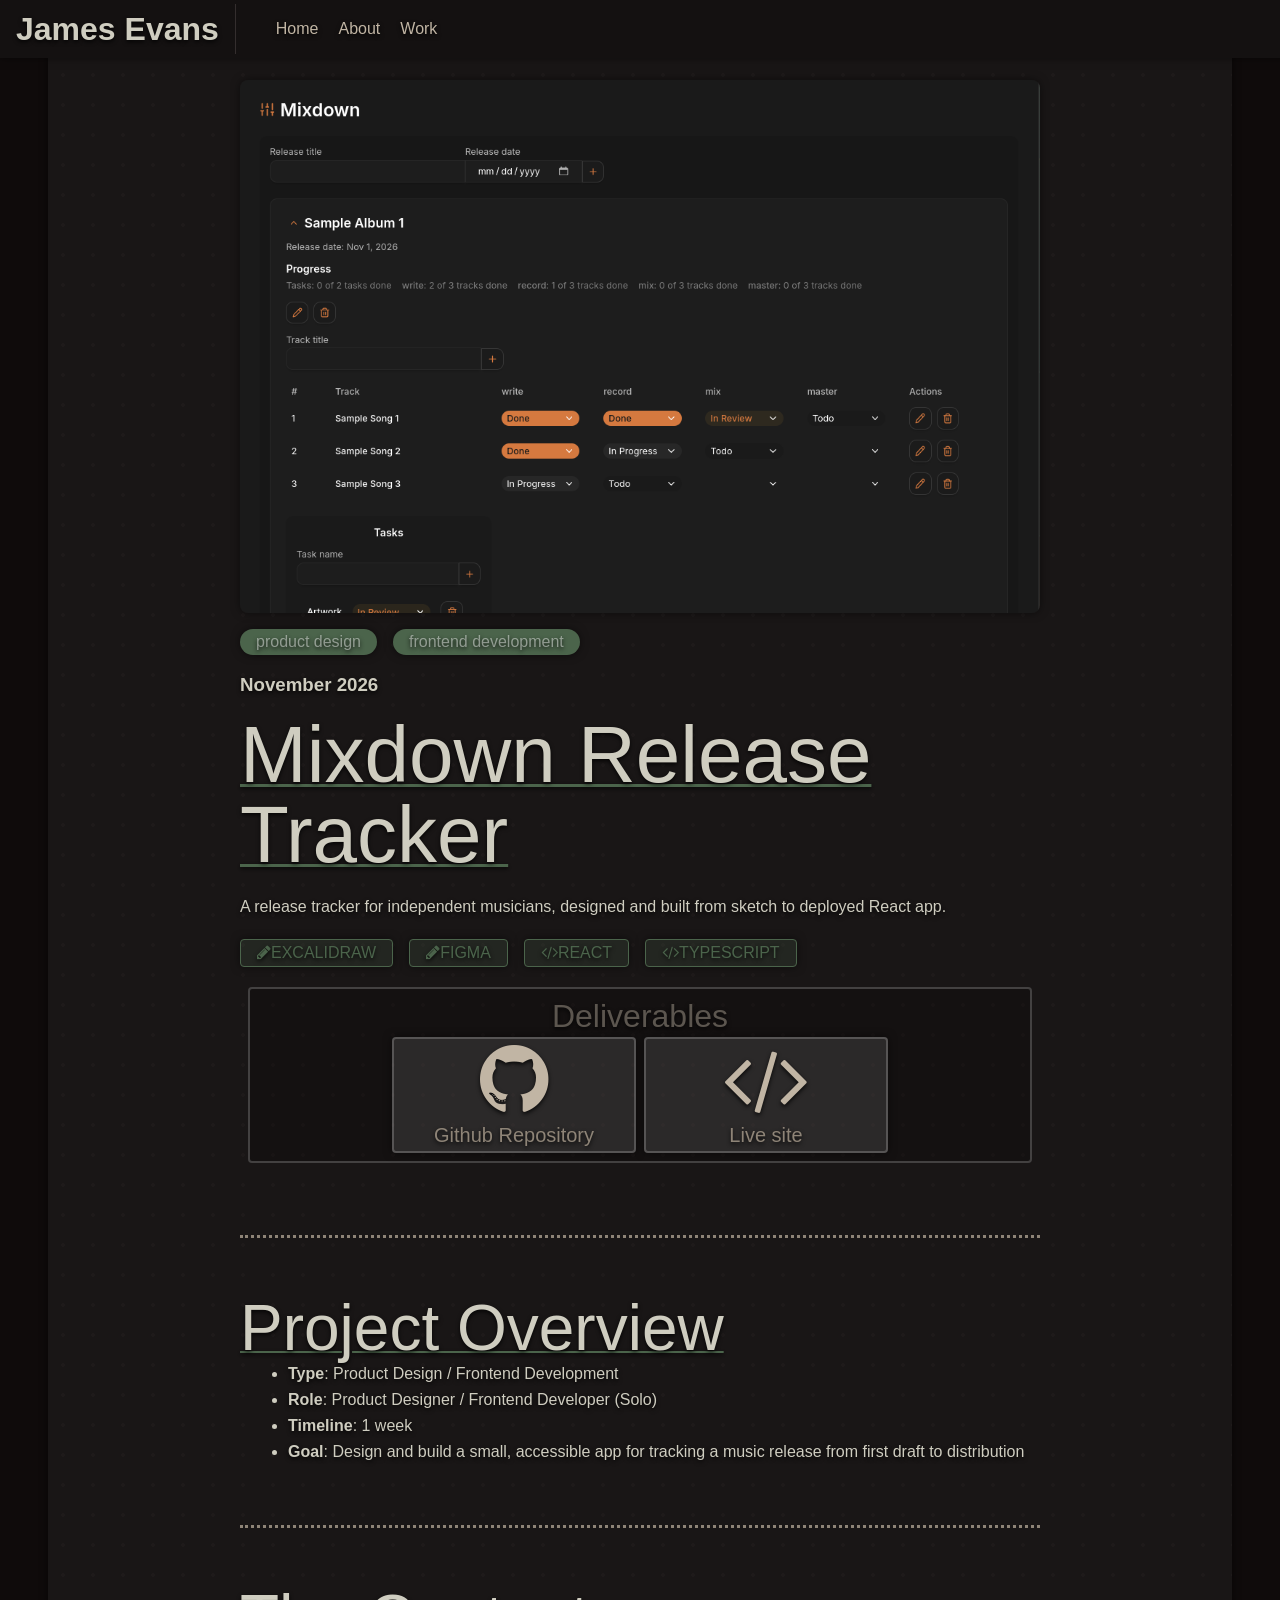
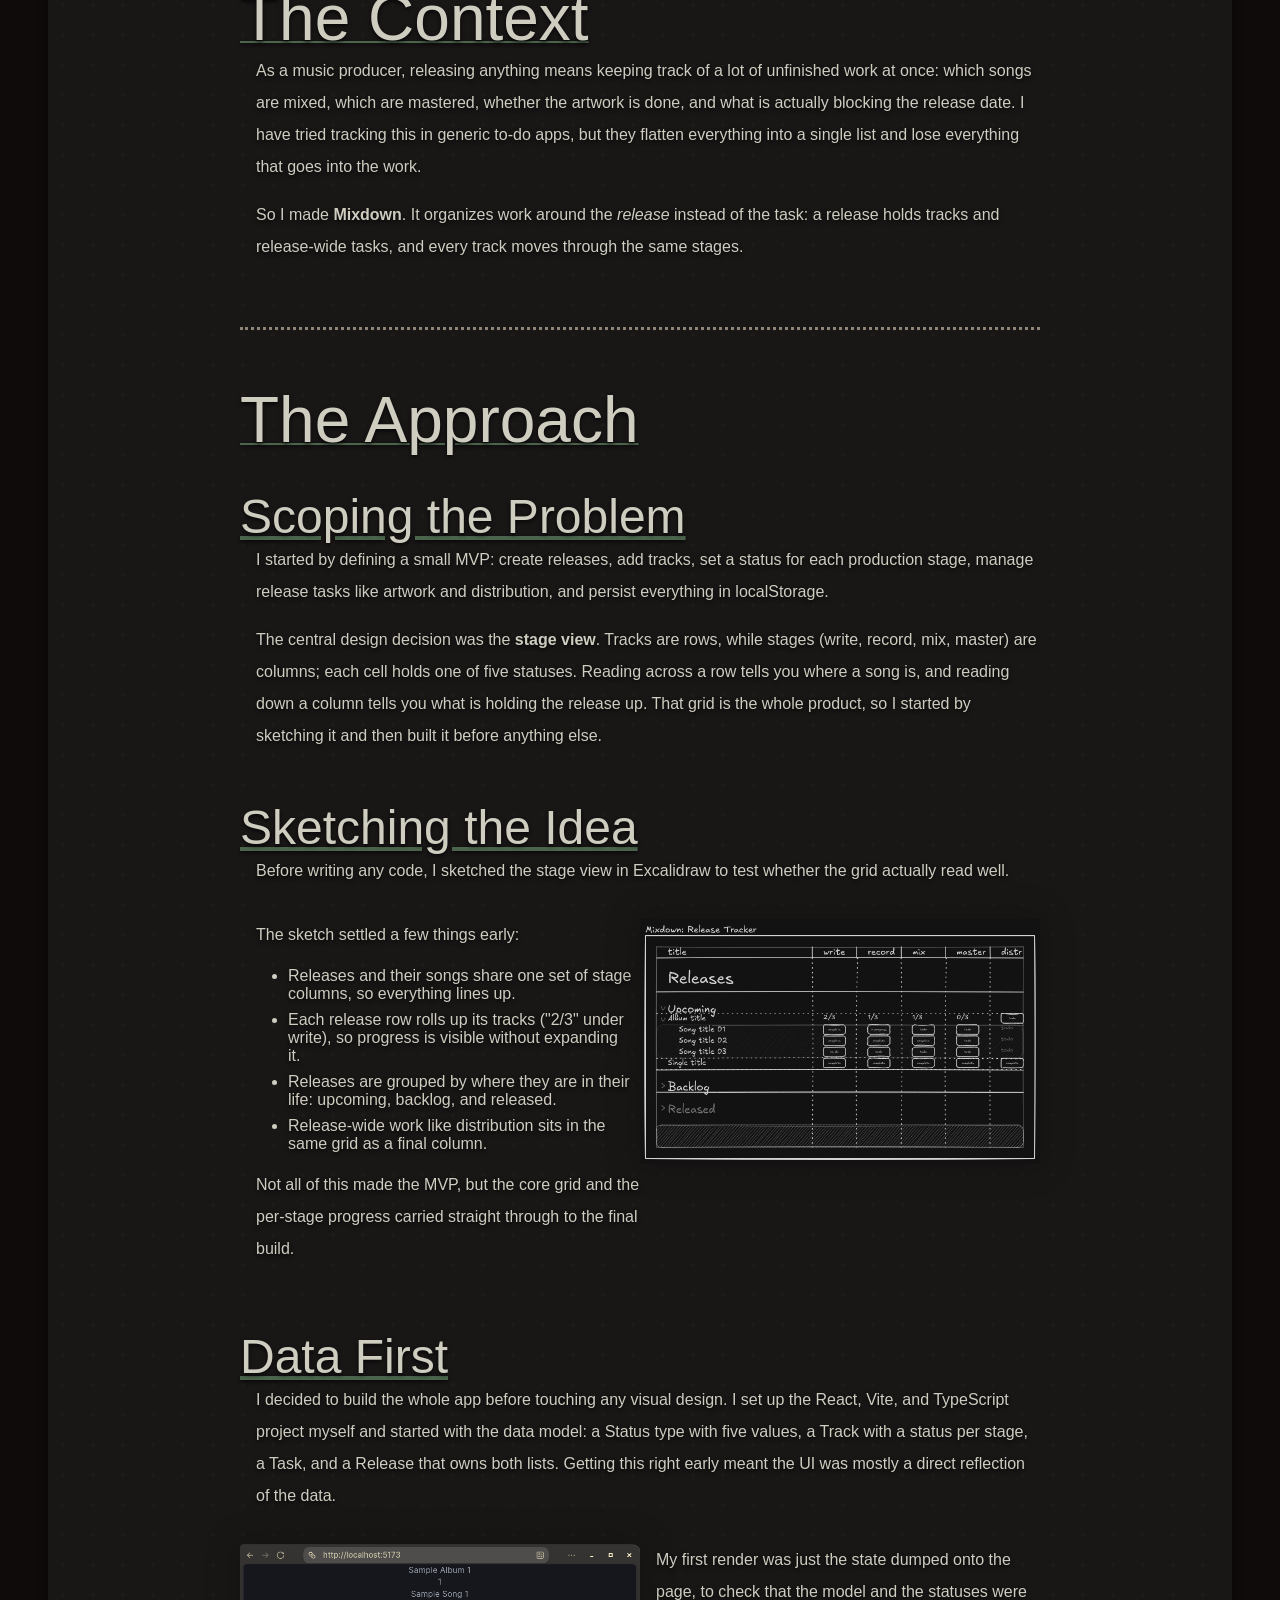
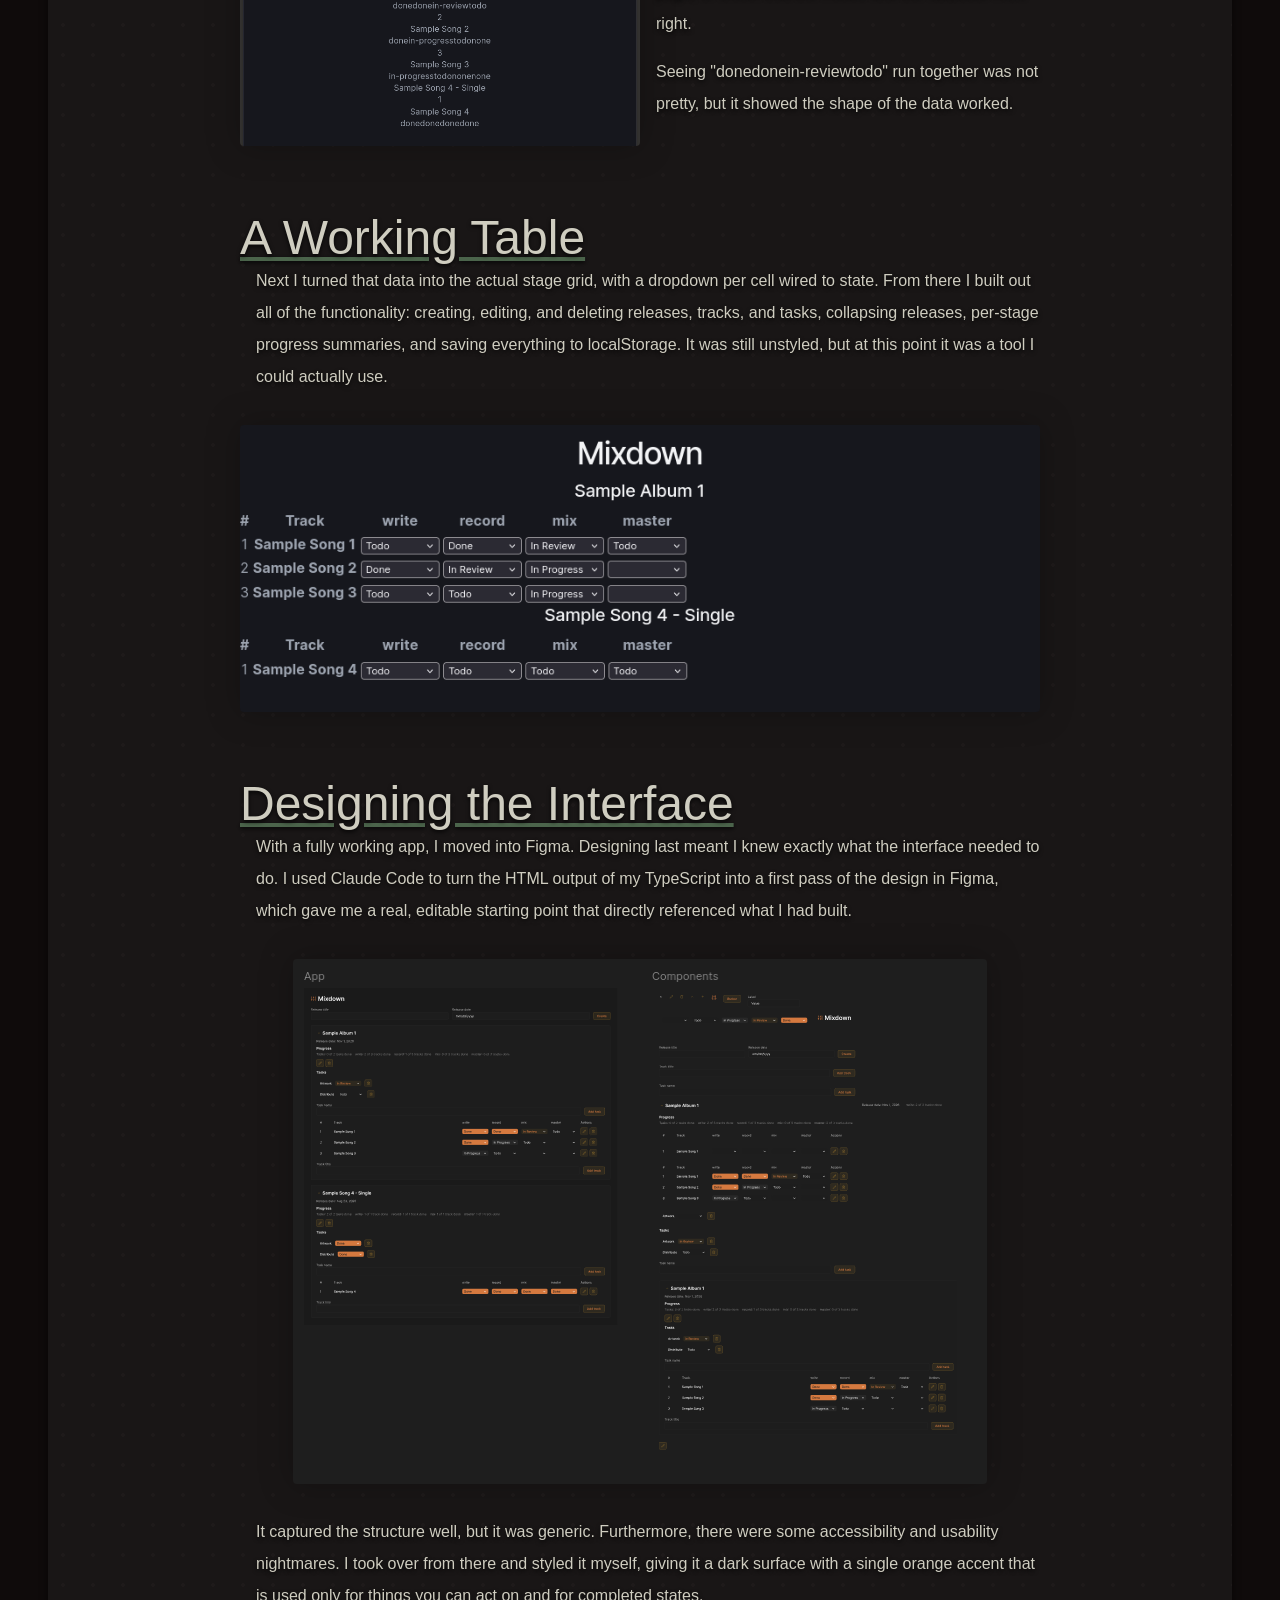
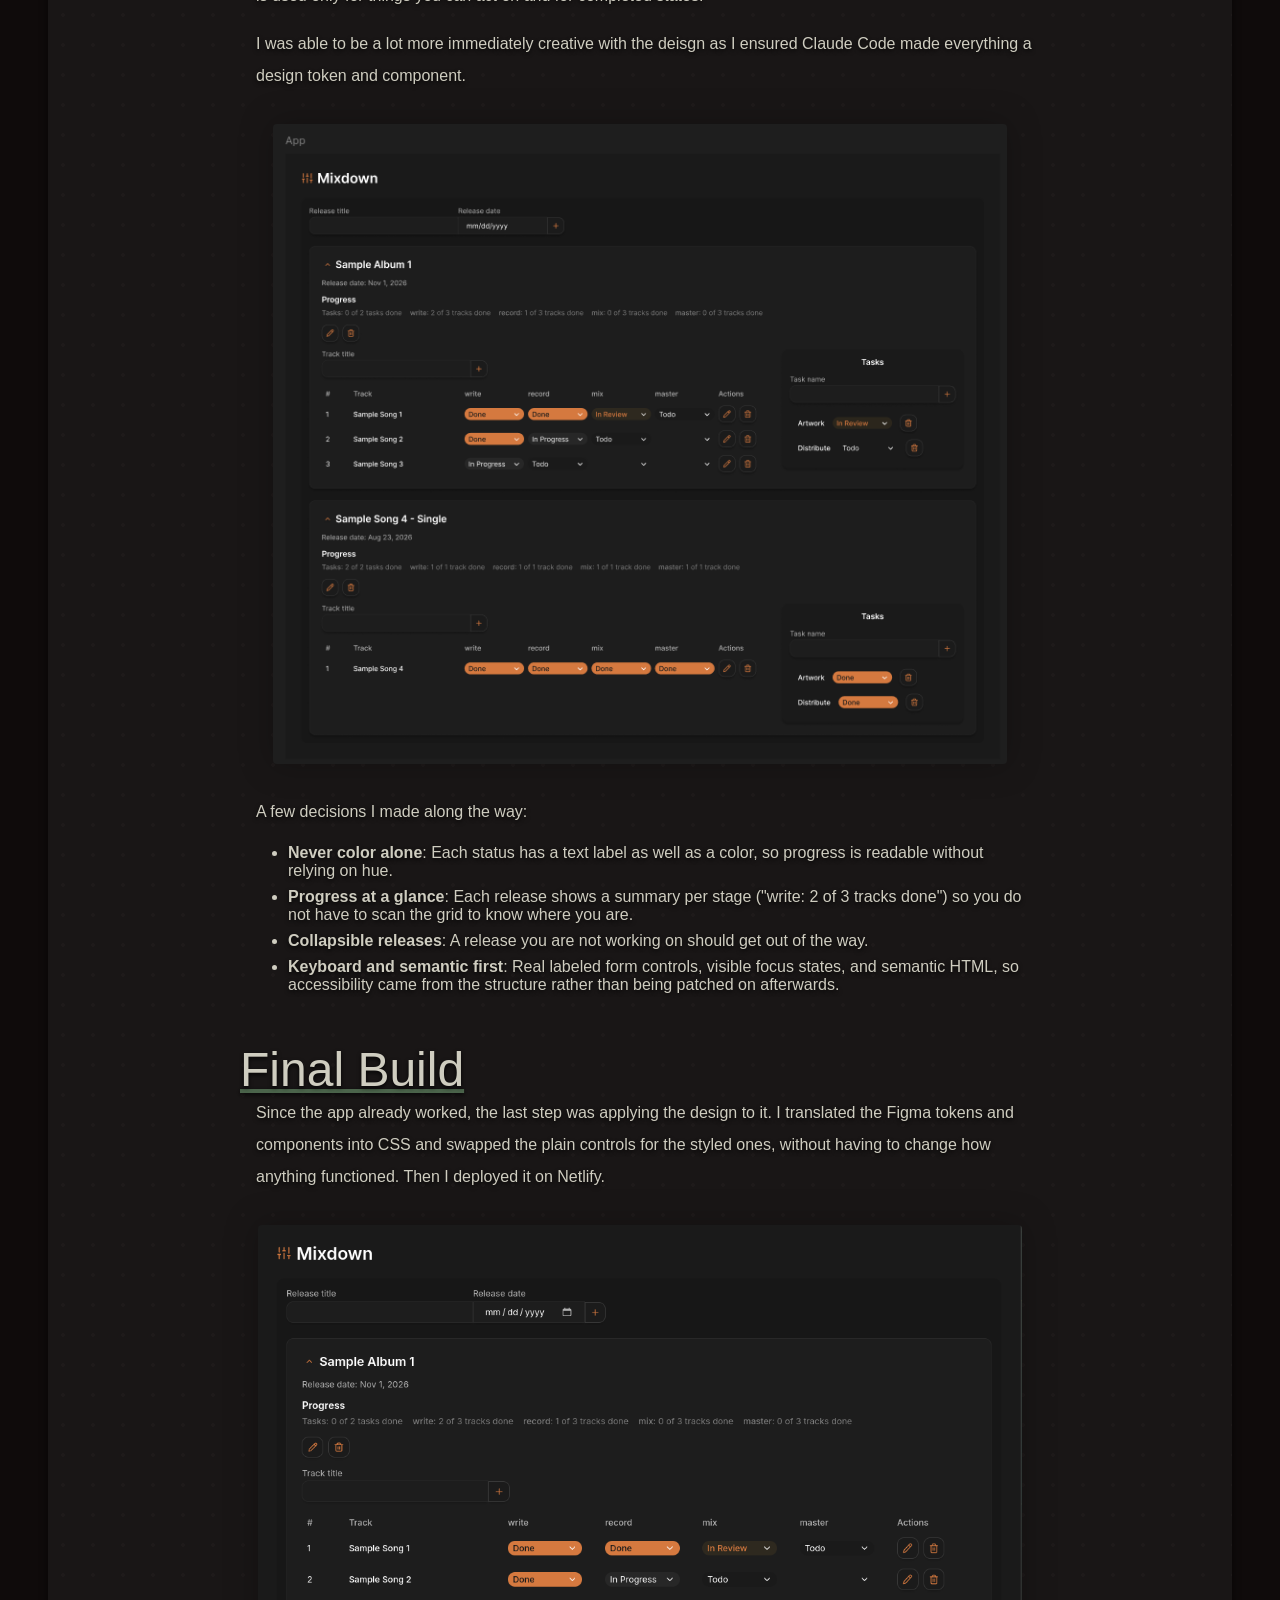
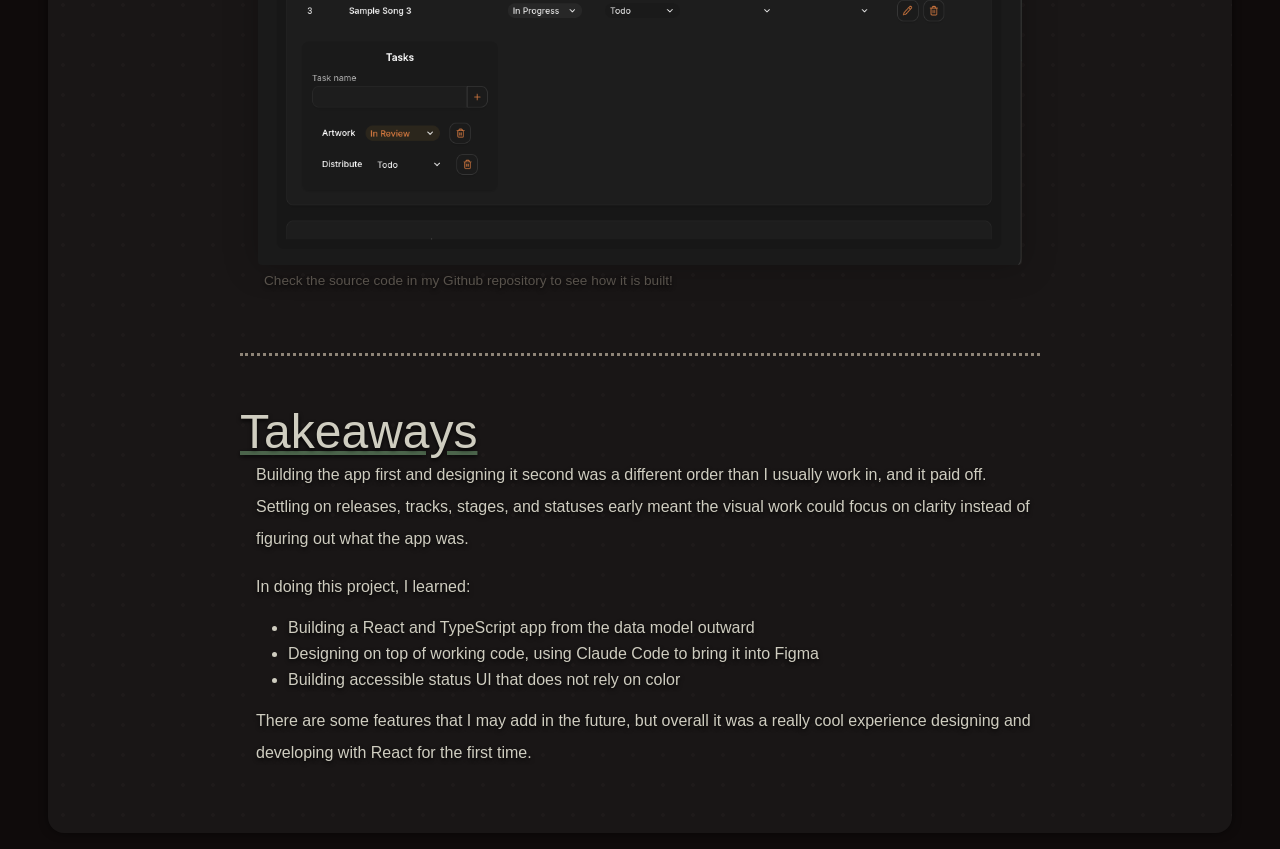
<file: projects/mixdown/mixdown.html>
<!doctype html>
<html>
    <head>
        <!-- required meta tags -->
        <meta charset="UTF-8" />
        <meta name="viewport" content="width=device-width, initial-scale=1.0" />
        <link rel="stylesheet" href="/style.css" />
        <link rel="stylesheet" href="/projects/project-styles.css" />
        <link rel="stylesheet" href="https://cdnjs.cloudflare.com/ajax/libs/font-awesome/4.7.0/css/font-awesome.min.css">
        <link href="https://fonts.googleapis.com/css2?family=Instrument+Sans:ital,wght@0,400;0,500;0,600;1,400&family=Instrument+Serif:ital@0;1&display=swap" rel="stylesheet"/>
        <!-- page meta tags -->
        <title>James Burton Evans - Mixdown Release Tracker</title>
        <meta
          name="description"
          content="A release tracker for independent musicians, designed and built from sketch to deployed React app."
        />
    </head>
    <body>
        <nav-bar></nav-bar>
        <main>
            <div id="intro" class="section">
                <img id="cover" src="images/mixdown_final.png" alt="Cover Image">
                <ul class="tags">
                    <li>product design</li>
                    <li>frontend development</li>
                </ul>
                <h3 id="date">November 2026</h3>
                <h1 id="title">Mixdown Release Tracker</h1>
                <p>A release tracker for independent musicians, designed and built from sketch to deployed React app.</p>
                <ul class="skills">
                    <li><i class="fa fa-pencil"></i>EXCALIDRAW</li>
                    <li><i class="fa fa-pencil"></i>FIGMA</li>
                    <li><i class="fa fa-code"></i>REACT</li>
                    <li><i class="fa fa-code"></i>TYPESCRIPT</li>
                </ul>
                <div id="deliverables" class="container">
                    <h3>Deliverables</h3>
                    <div class="container">
                        <a href="https://github.com/jamesburtonevans/mixdown" class="deliverable">
                            <i class="fa fa-github"></i>
                            <p>Github Repository</p>
                        </a>
                        <a href="https://mixdown-releasetracker.netlify.app/" class="deliverable">
                            <i class="fa fa-code"></i>
                            <p>Live site</p>
                        </a>
                    </div>
                </div>
            </div>
            <div id="content">
                <hr>

                <h2>Project Overview</h2>
                <ul>
                    <li><b>Type</b>: Product Design / Frontend Development</li>
                    <li><b>Role</b>: Product Designer / Frontend Developer (Solo)</li>
                    <li><b>Timeline</b>: 1 week</li>
                    <li><b>Goal</b>: Design and build a small, accessible app for tracking a music release from first draft to distribution</li>
                </ul>

                <hr>

                <h2>The Context</h2>
                <p>As a music producer, releasing anything means keeping track of a lot of unfinished work at once: which songs are mixed, which are mastered, whether the artwork is done, and what is actually blocking the release date. I have tried tracking this in generic to-do apps, but they flatten everything into a single list and lose everything that goes into the work.</p>
                <p>So I made <b>Mixdown</b>. It organizes work around the <i>release</i> instead of the task: a release holds tracks and release-wide tasks, and every track moves through the same stages.</p>

                <hr>

                <h2>The Approach</h2>

                <h3>Scoping the Problem</h3>
                <p>I started by defining a small MVP: create releases, add tracks, set a status for each production stage, manage release tasks like artwork and distribution, and persist everything in localStorage.</p>
                <p>The central design decision was the <b>stage view</b>. Tracks are rows, while stages (write, record, mix, master) are columns; each cell holds one of five statuses. Reading across a row tells you where a song is, and reading down a column tells you what is holding the release up. That grid is the whole product, so I started by sketching it and then built it before anything else.</p>

                <h3>Sketching the Idea</h3>
                <p>Before writing any code, I sketched the stage view in Excalidraw to test whether the grid actually read well.</p>
                <div class="side-by-side">
                    <div>
                        <p>The sketch settled a few things early:</p>
                        <ul>
                            <li>Releases and their songs share one set of stage columns, so everything lines up.</li>
                            <li>Each release row rolls up its tracks ("2/3" under write), so progress is visible without expanding it.</li>
                            <li>Releases are grouped by where they are in their life: upcoming, backlog, and released.</li>
                            <li>Release-wide work like distribution sits in the same grid as a final column.</li>
                        </ul>
                        <p>Not all of this made the MVP, but the core grid and the per-stage progress carried straight through to the final build.</p>
                    </div>
                    <div class="image-grid">
                        <img src="images/mixdown_excalidraw.png" alt="Excalidraw sketch of the Mixdown stage view">
                    </div>
                </div>

                <h3>Data First</h3>
                <p>I decided to build the whole app before touching any visual design. I set up the React, Vite, and TypeScript project myself and started with the data model: a <code>Status</code> type with five values, a <code>Track</code> with a status per stage, a <code>Task</code>, and a <code>Release</code> that owns both lists. Getting this right early meant the UI was mostly a direct reflection of the data.</p>
                <div class="side-by-side">
                    <div class="image-grid">
                        <img src="images/mixdown_table-raw.png" alt="Unstyled table rendering raw state">
                    </div>
                    <div>
                        <p>My first render was just the state dumped onto the page, to check that the model and the statuses were right.</p>
                        <p>Seeing "donedonein-reviewtodo" run together was not pretty, but it showed the shape of the data worked.</p>
                    </div>
                </div>

                <h3>A Working Table</h3>
                <p>Next I turned that data into the actual stage grid, with a dropdown per cell wired to state. From there I built out all of the functionality: creating, editing, and deleting releases, tracks, and tasks, collapsing releases, per-stage progress summaries, and saving everything to localStorage. It was still unstyled, but at this point it was a tool I could actually use.</p>
                <div class="image-grid">
                    <img src="images/mixdown_table-formatted_with-state.png" alt="Formatted table with working status dropdowns">
                </div>

                <h3>Designing the Interface</h3>
                <p>With a fully working app, I moved into Figma. Designing last meant I knew exactly what the interface needed to do. I used Claude Code to turn the HTML output of my TypeScript into a first pass of the design in Figma, which gave me a real, editable starting point that directly referenced what I had built.</p>
                <div class="image-grid">
                    <img src="images/mixdown_figma-claude.png" alt="Initial Figma generation of the app and its components">
                </div>
                <p>It captured the structure well, but it was generic. Furthermore, there were some accessibility and usability nightmares. I took over from there and styled it myself, giving it a dark surface with a single orange accent that is used only for things you can act on and for completed states.</p>
                <p>I was able to be a lot more immediately creative with the deisgn as I ensured Claude Code made everything a design token and component.</p>
                <div class="image-grid">
                    <img src="images/mixdown_figma-styled.png" alt="Styled Figma design of Mixdown">
                </div>
                <p>A few decisions I made along the way:</p>
                <ul>
                    <li><b>Never color alone</b>: Each status has a text label as well as a color, so progress is readable without relying on hue.</li>
                    <li><b>Progress at a glance</b>: Each release shows a summary per stage ("write: 2 of 3 tracks done") so you do not have to scan the grid to know where you are.</li>
                    <li><b>Collapsible releases</b>: A release you are not working on should get out of the way.</li>
                    <li><b>Keyboard and semantic first</b>: Real labeled form controls, visible focus states, and semantic HTML, so accessibility came from the structure rather than being patched on afterwards.</li>
                </ul>

                <h3>Final Build</h3>
                <p>Since the app already worked, the last step was applying the design to it. I translated the Figma tokens and components into CSS and swapped the plain controls for the styled ones, without having to change how anything functioned. Then I deployed it on Netlify.</p>
                <div class="image-grid">
                    <img src="images/mixdown_final.png" alt="Final Mixdown app">
                </div>
                <p class="hint">Check the source code in my Github repository to see how it is built!</p>

                <hr>

                <h3>Takeaways</h3>
                <p>Building the app first and designing it second was a different order than I usually work in, and it paid off. Settling on releases, tracks, stages, and statuses early meant the visual work could focus on clarity instead of figuring out what the app was.</p>
                <p>In doing this project, I learned:</p>
                <ul>
                    <li>Building a React and TypeScript app from the data model outward</li>
                    <li>Designing on top of working code, using Claude Code to bring it into Figma</li>
                    <li>Building accessible status UI that does not rely on color</li>
                </ul>
                <p>There are some features that I may add in the future, but overall it was a really cool experience designing and developing with React for the first time.</p>
            </div>
        </main>
        <script src="/components/nav-bar.js"></script>
    </body>
</html>
</file>
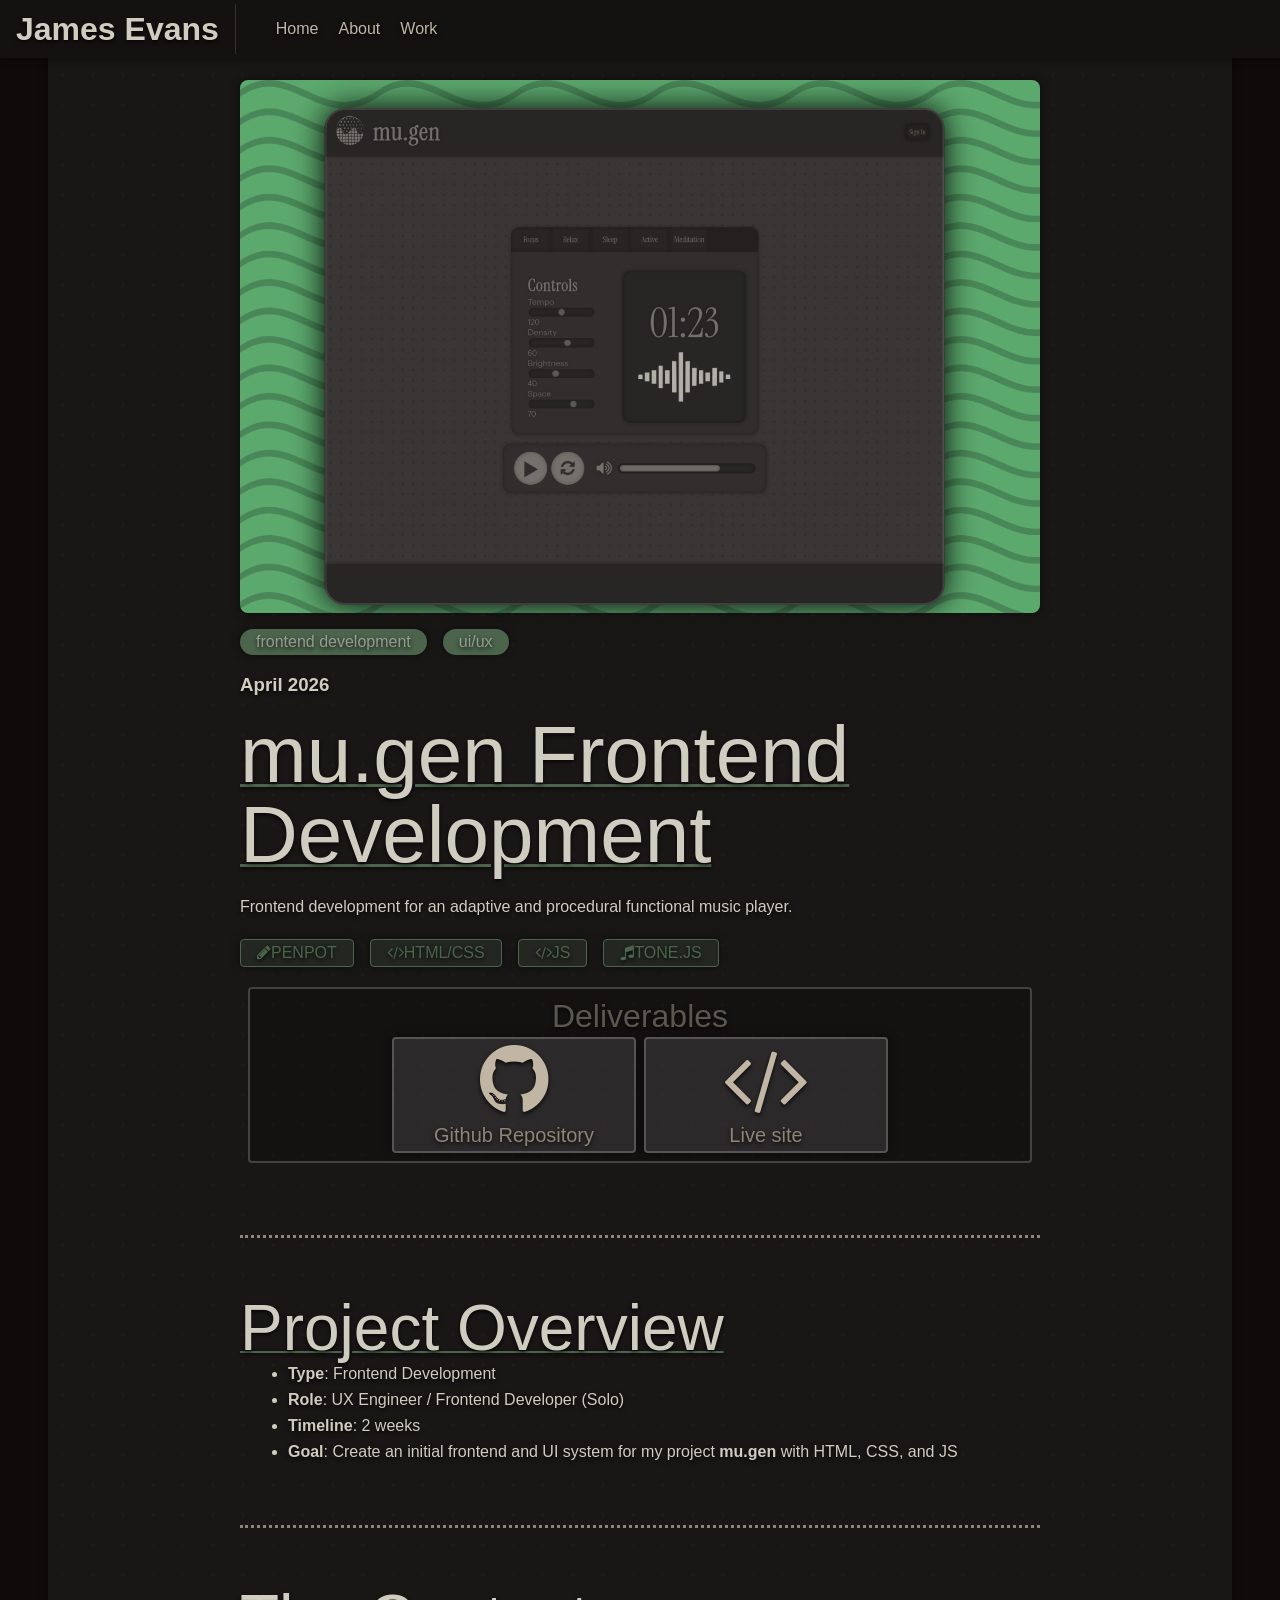
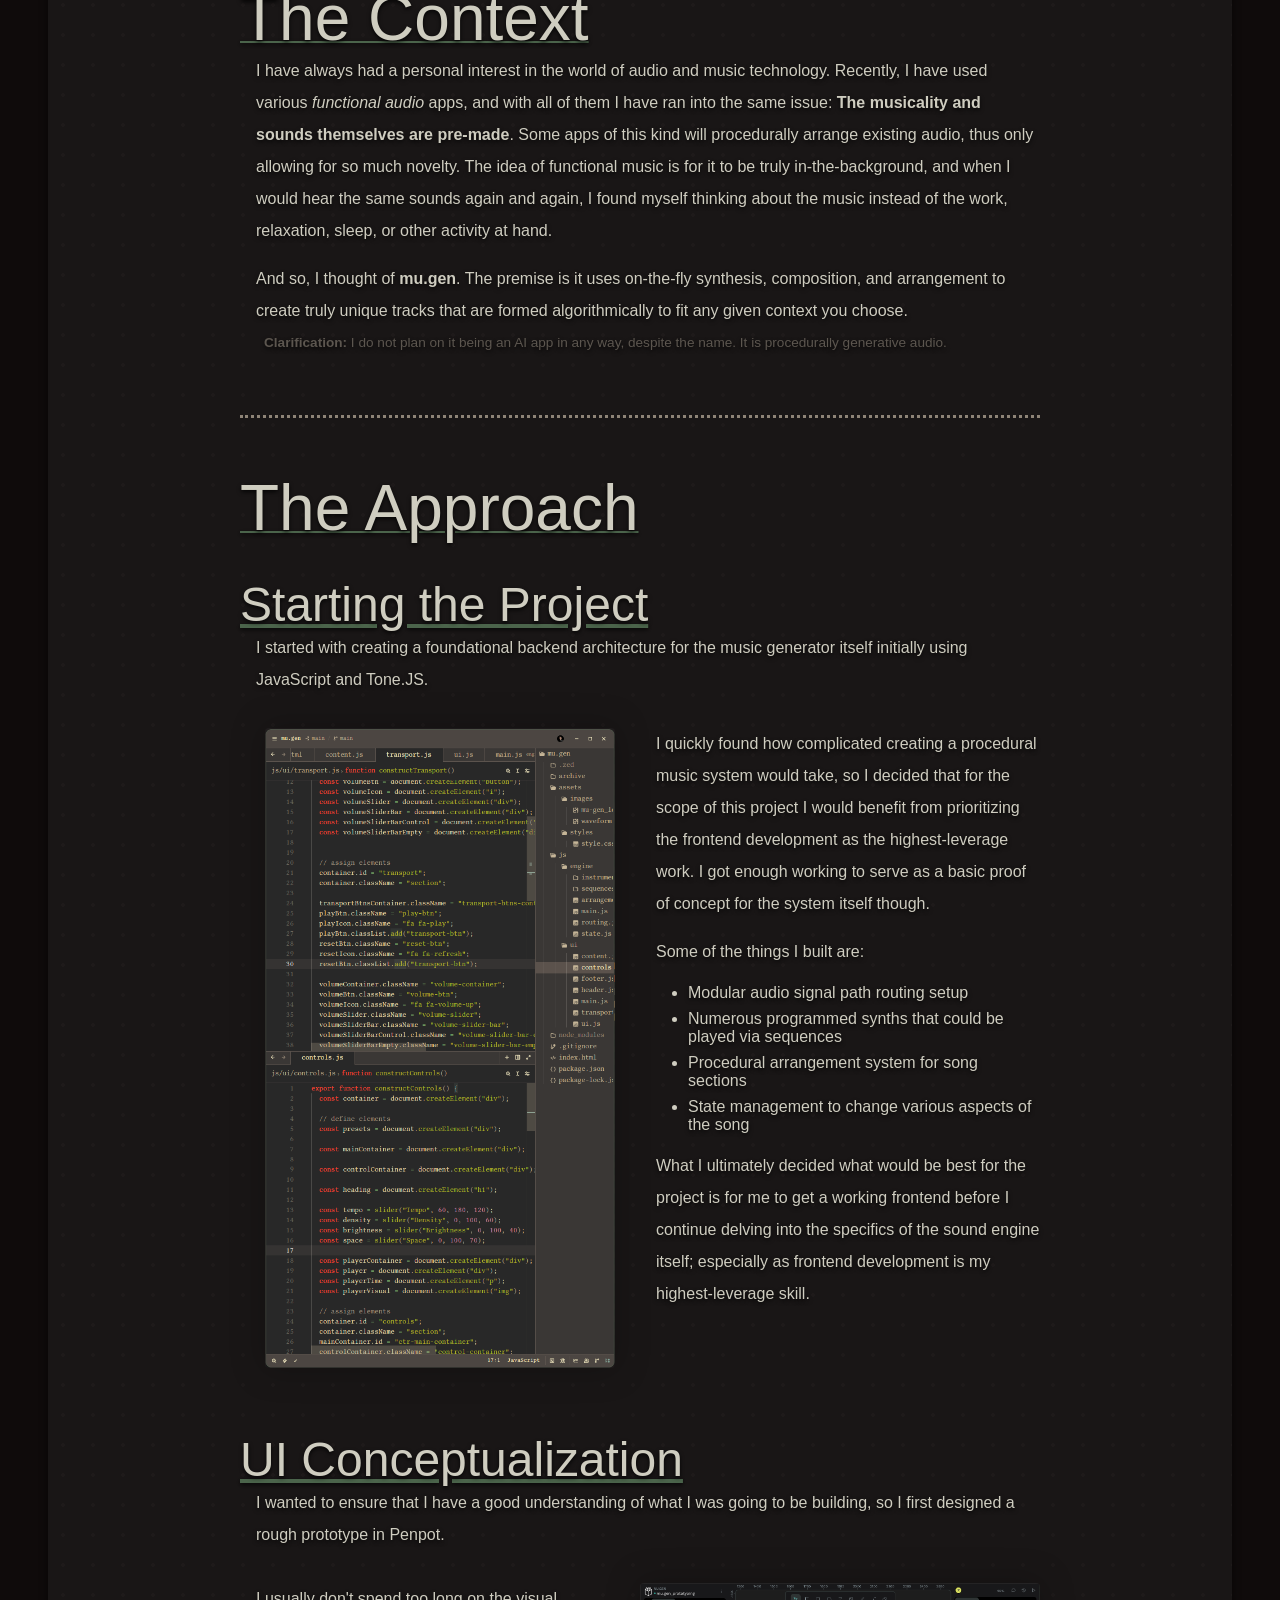
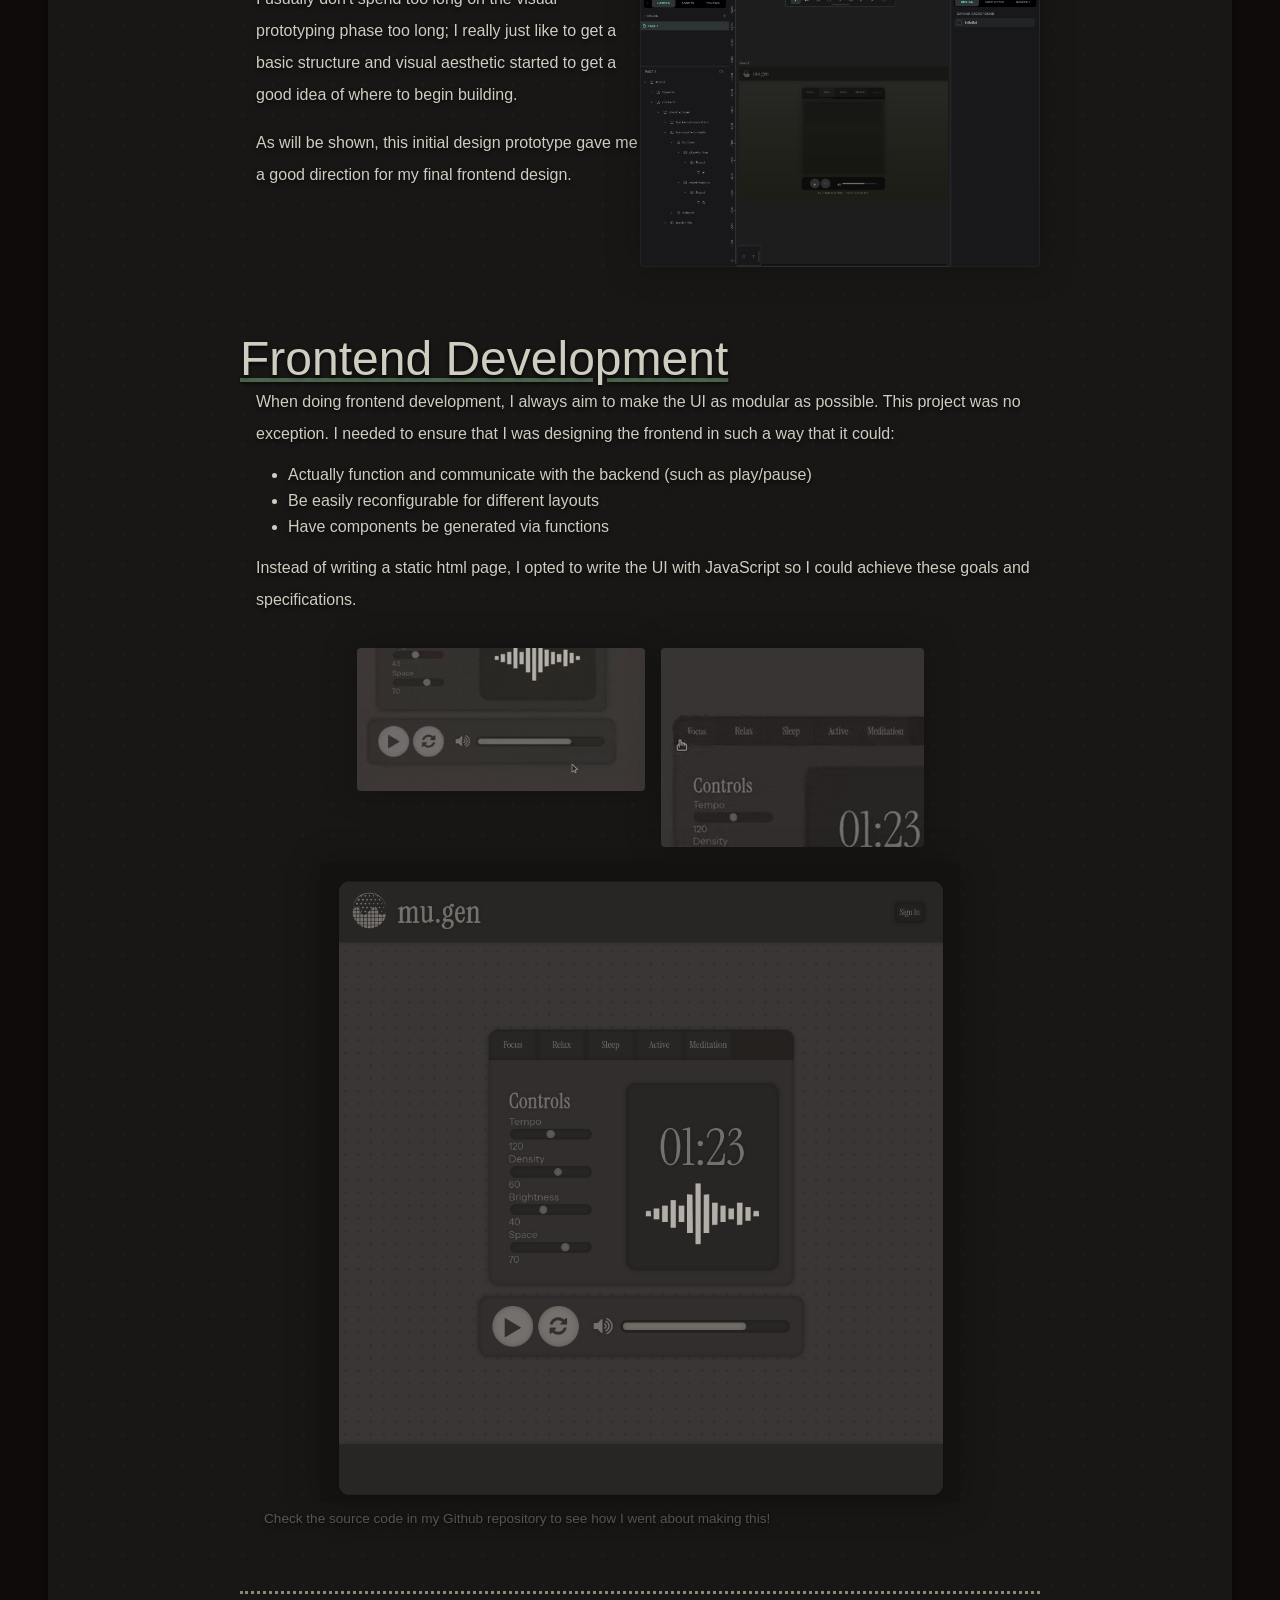
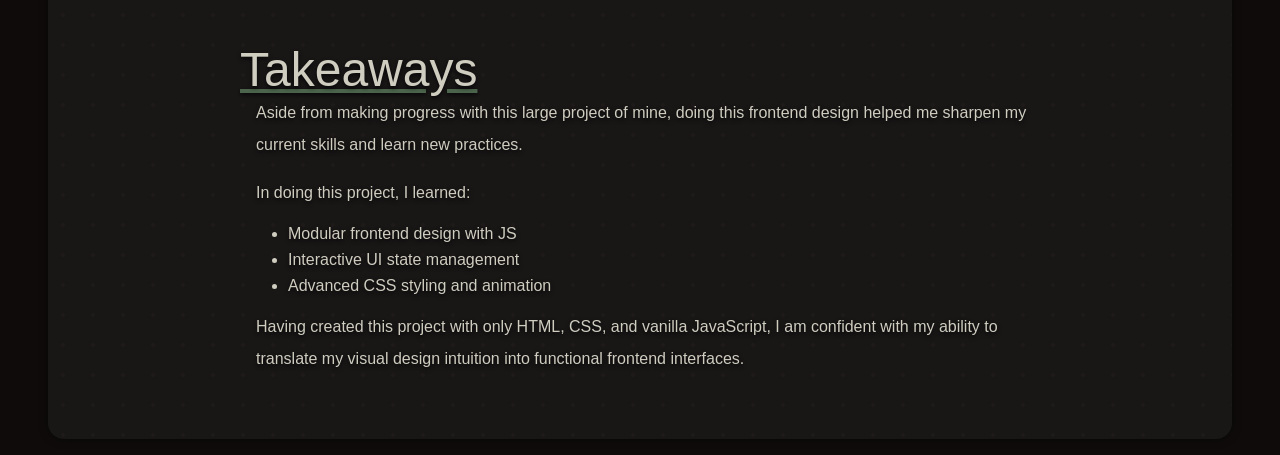
<file: projects/mu-gen/mu-gen.html>
<!doctype html>
<html>
    <head>
        <!-- required meta tags -->
        <meta charset="UTF-8" />
        <meta name="viewport" content="width=device-width, initial-scale=1.0" />
        <link rel="stylesheet" href="/style.css" />
        <link rel="stylesheet" href="/projects/project-styles.css" />
        <link rel="stylesheet" href="https://cdnjs.cloudflare.com/ajax/libs/font-awesome/4.7.0/css/font-awesome.min.css">
        <link href="https://fonts.googleapis.com/css2?family=Instrument+Sans:ital,wght@0,400;0,500;0,600;1,400&family=Instrument+Serif:ital@0;1&display=swap" rel="stylesheet"/>
        <!-- page meta tags -->
        <title>James Burton Evans - mu.gen Frontend Development</title>
        <meta
          name="description"
          content="Frontend development for an adaptive and procedural functional music player."
        />
    </head>
    <body>
        <nav-bar></nav-bar>
        <main>
            <div id="intro" class="section">
                <img id="cover" src="images/mu-gen_cover.png" alt="Cover Image">
                <ul class="tags">
                    <li>frontend development</li>
                    <li>ui/ux</li>
                </ul>
                <h3 id="date">April 2026</h3>
                <h1 id="title">mu.gen Frontend Development</h1>
                <p>Frontend development for an adaptive and procedural functional music player.</p>
                <ul class="skills">
                    <li><i class="fa fa-pencil"></i>PENPOT</li>
                    <li><i class="fa fa-code"></i>HTML/CSS</li>
                    <li><i class="fa fa-code"></i>JS</li>
                    <li><i class="fa fa-music"></i>TONE.JS</li>
                </ul>
                <div id="deliverables" class="container">
                    <h3>Deliverables</h3>
                    <div class="container">
                        <a href="https://github.com/jamesburtonevans/mu.gen" class="deliverable">
                            <i class="fa fa-github"></i>
                            <p>Github Repository</p>
                        </a>
                        <a href="https://mu-gen.netlify.app/" class="deliverable">
                            <i class="fa fa-code"></i>
                            <p>Live site</p>
                        </a>
                    </div>
                </div>
            </div>
            <div id="content">
                <hr>

                <h2>Project Overview</h2>
                <ul>
                    <li><b>Type</b>: Frontend Development</li>
                    <li><b>Role</b>: UX Engineer / Frontend Developer (Solo)</li>
                    <li><b>Timeline</b>: 2 weeks</li>
                    <li><b>Goal</b>: Create an initial frontend and UI system for my project <b>mu.gen</b> with HTML, CSS, and JS </li>
                </ul>

                <hr>

                <h2>The Context</h2>
                <p>I have always had a personal interest in the world of audio and music technology. Recently, I have used various <i>functional audio</i> apps, and with all of them I have ran into the same issue: <b>The musicality and sounds themselves are pre-made</b>. Some apps of this kind will procedurally arrange existing audio, thus only allowing for so much novelty. The idea of functional music is for it to be truly in-the-background, and when I would hear the same sounds again and again, I found myself thinking about the music instead of the work, relaxation, sleep, or other activity at hand.</p>
                <p>And so, I thought of <b>mu.gen</b>. The premise is it uses on-the-fly synthesis, composition, and arrangement to create truly unique tracks that are formed algorithmically to fit any given context you choose.</p>
                <p class="hint"><b>Clarification:</b> I do not plan on it being an AI app in any way, despite the name. It is procedurally generative audio.</p>

                <hr>

                <h2>The Approach</h2>

                <h3>Starting the Project</h3>

                <p>I started with creating a foundational backend architecture for the music generator itself initially using JavaScript and Tone.JS.</p>
                <div class="side-by-side">
                    <div class="image-grid">
                        <img src="images/mu-gen_code-backend-01.png" alt="Backend Code">
                    </div>
                    <div>
                        <p>I quickly found how complicated creating a procedural music system would take, so I decided that for the scope of this project I would benefit from prioritizing the frontend development as the highest-leverage work. I got enough working to serve as a basic proof of concept for the system itself though.</p>
                        <p>Some of the things I built are:</p>
                        <ul>
                            <li>Modular audio signal path routing setup</li>
                            <li>Numerous programmed synths that could be played via sequences</li>
                            <li>Procedural arrangement system for song sections</li>
                            <li>State management to change various aspects of the song</li>
                        </ul>
                        <p>What I ultimately decided what would be best for the project is for me to get a working frontend before I continue delving into the specifics of the sound engine itself; especially as frontend development is my highest-leverage skill.</p>
                    </div>
                </div>

                <h3>UI Conceptualization</h3>
                <p>I wanted to ensure that I have a good understanding of what I was going to be building, so I first designed a rough prototype in Penpot.</p>
                <div class="side-by-side">
                    <div>
                        <p>I usually don't spend too long on the visual prototyping phase too long; I really just like to get a basic structure and visual aesthetic started to get a good idea of where to begin building. </p>
                        <p>As will be shown, this initial design prototype gave me a good direction for my final frontend design.</p>
                    </div>
                    <div class="image-grid">
                        <img src="images/mu-gen_proto-01.png" alt="Prototype design">
                    </div>
                </div>

                <h3>Frontend Development</h3>
                <p>When doing frontend development, I always aim to make the UI as modular as possible. This project was no exception. I needed to ensure that I was designing the frontend in such a way that it could:</p>
                <ul>
                    <li>Actually function and communicate with the backend (such as play/pause)</li>
                    <li>Be easily reconfigurable for different layouts</li>
                    <li>Have components be generated via functions</li>
                </ul>
                <p>Instead of writing a static html page, I opted to write the UI with JavaScript so I could achieve these goals and specifications. </p>
                <div class="image-grid gallery">
                    <img class="gif" src="images/mu-gen_animation-demo_01.gif" alt="Demo of animation">
                    <img class="gif" src="images/mu-gen_animation-demo_02.gif" alt="Demo of animation">
                    <img src="images/mu-gen_final-01.png" alt="Final frontend design">
                </div>
                <p class="hint">Check the source code in my Github repository to see how I went about making this!</p>
                <hr>

                <h3>Takeaways</h3>
                <p>Aside from making progress with this large project of mine, doing this frontend design helped me sharpen my current skills and learn new practices.</p>
                <p>In doing this project, I learned:</p>
                <ul>
                    <li>Modular frontend design with JS</li>
                    <li>Interactive UI state management</li>
                    <li>Advanced CSS styling and animation</li>
                </ul>
                <p>Having created this project with only HTML, CSS, and vanilla JavaScript, I am confident with my ability to translate my visual design intuition into functional frontend interfaces. </p>
            </div>
        </main>
        <script src="/components/nav-bar.js"></script>
    </body>
</html>
</file>
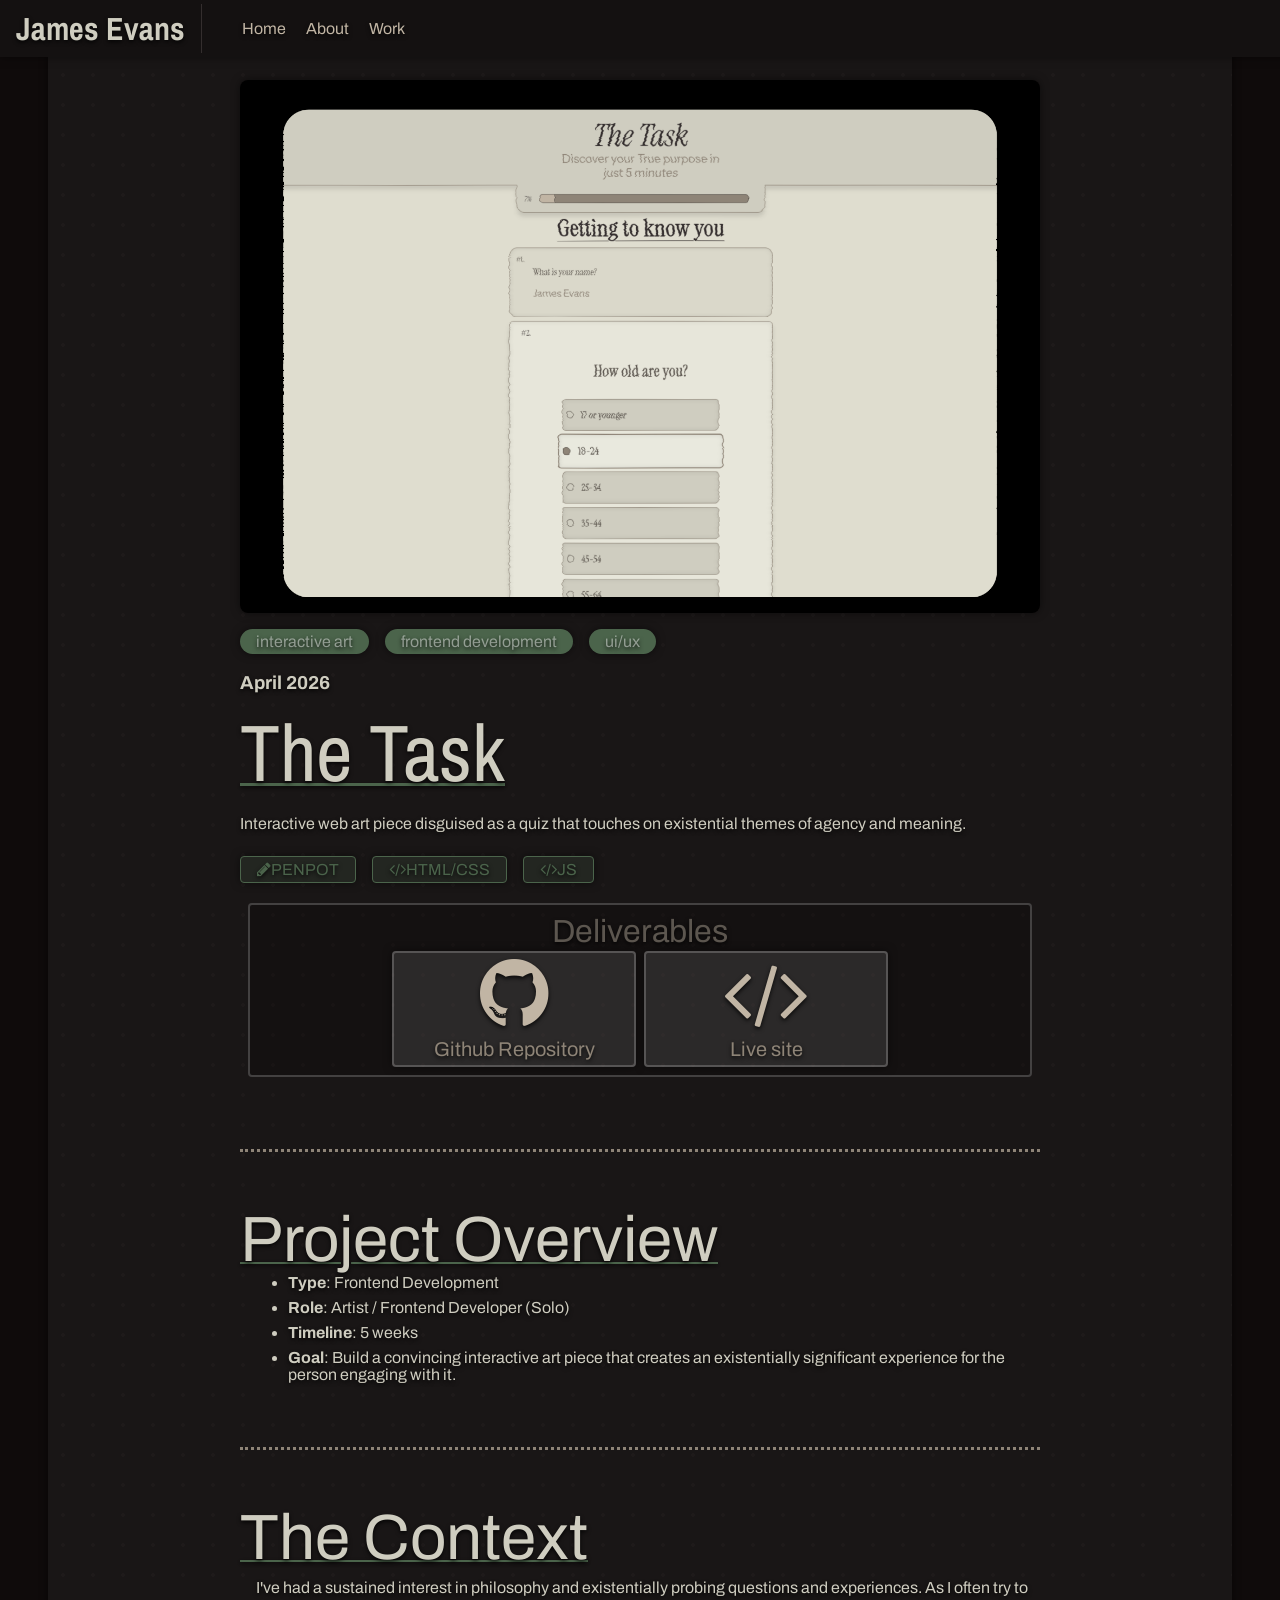
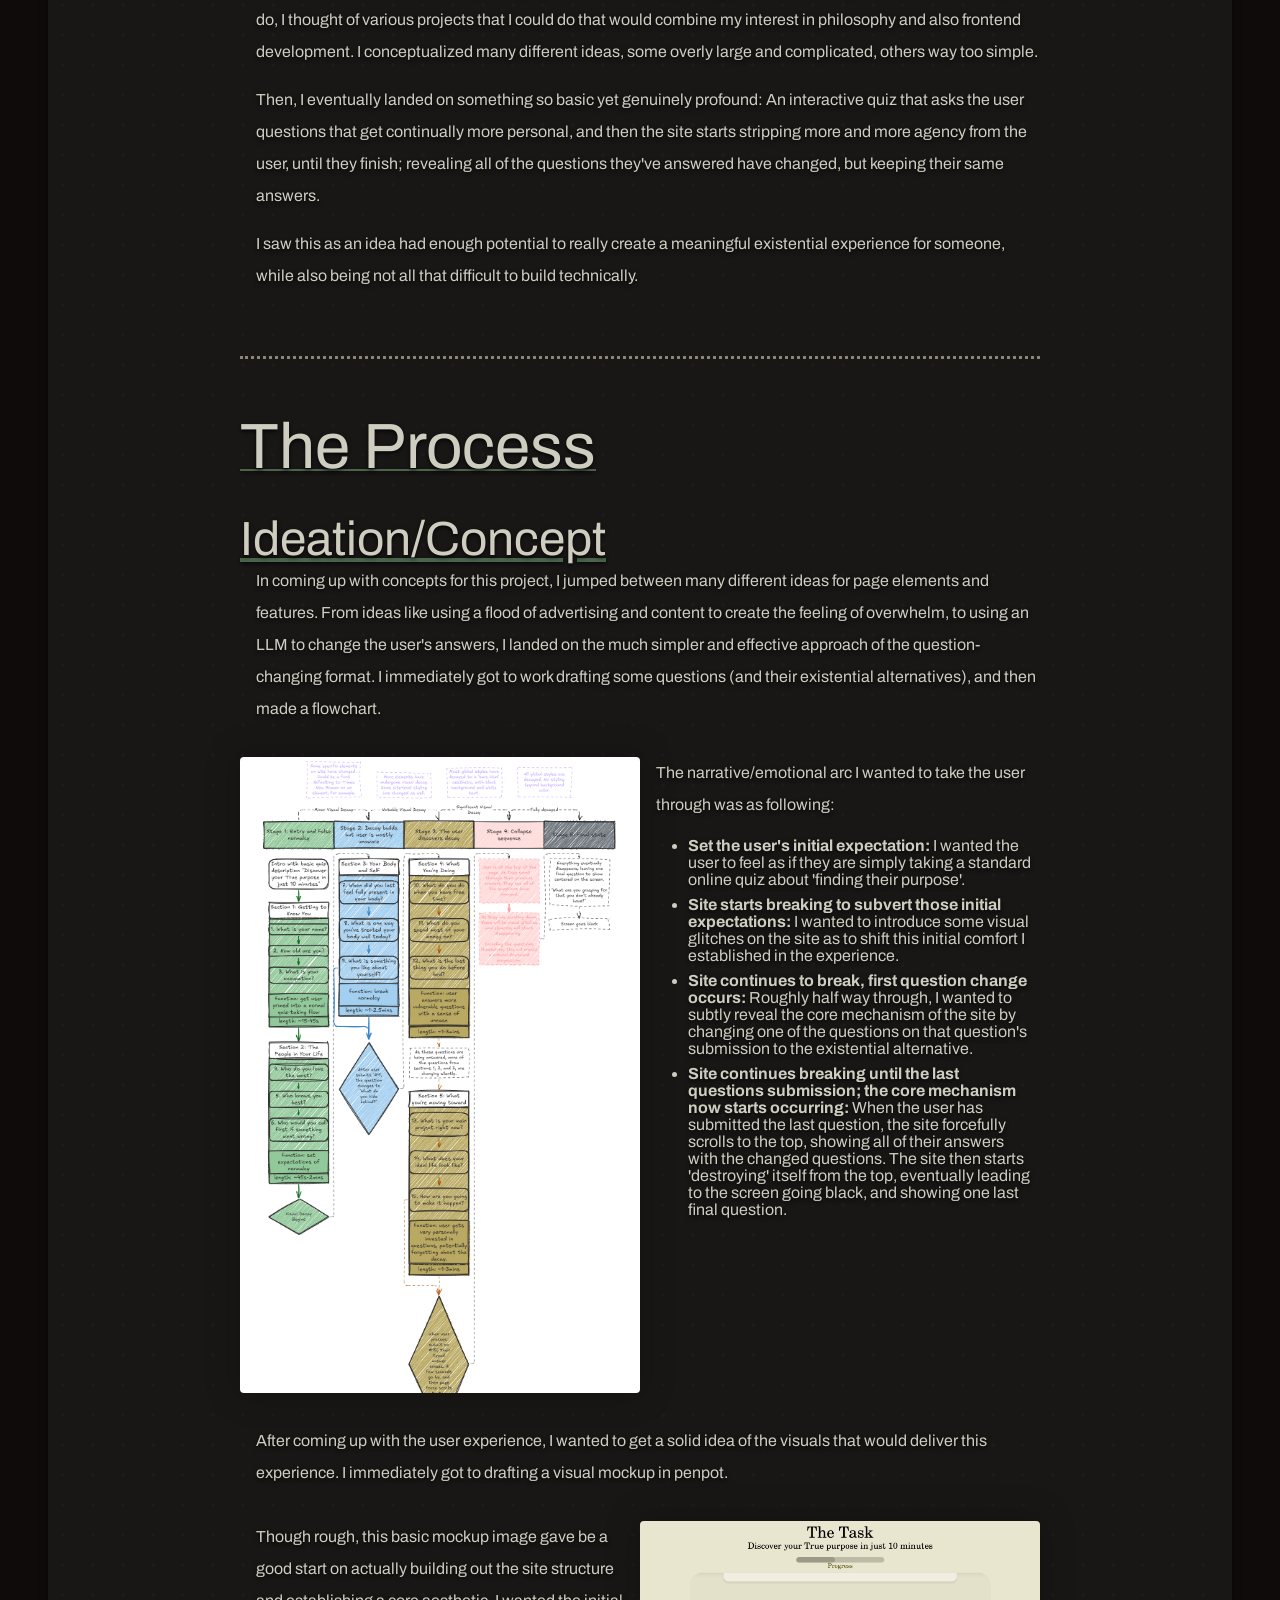
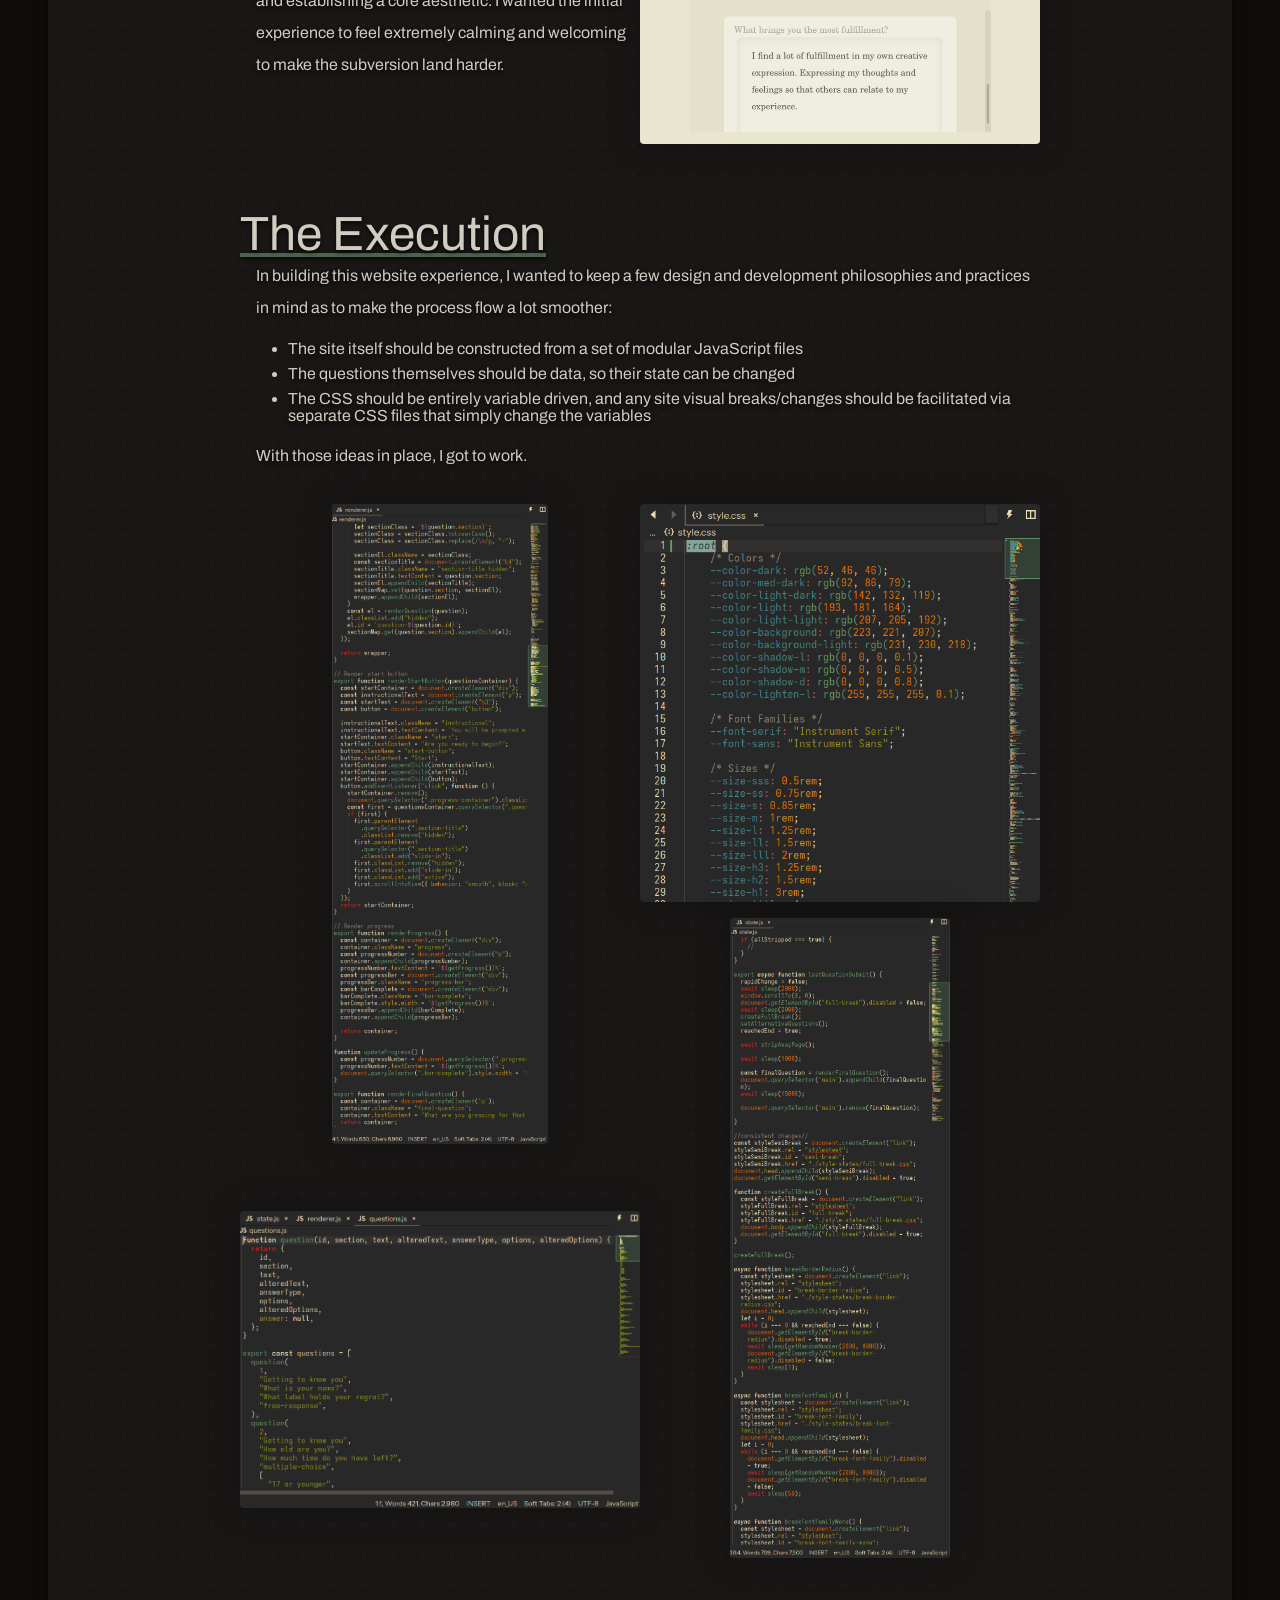
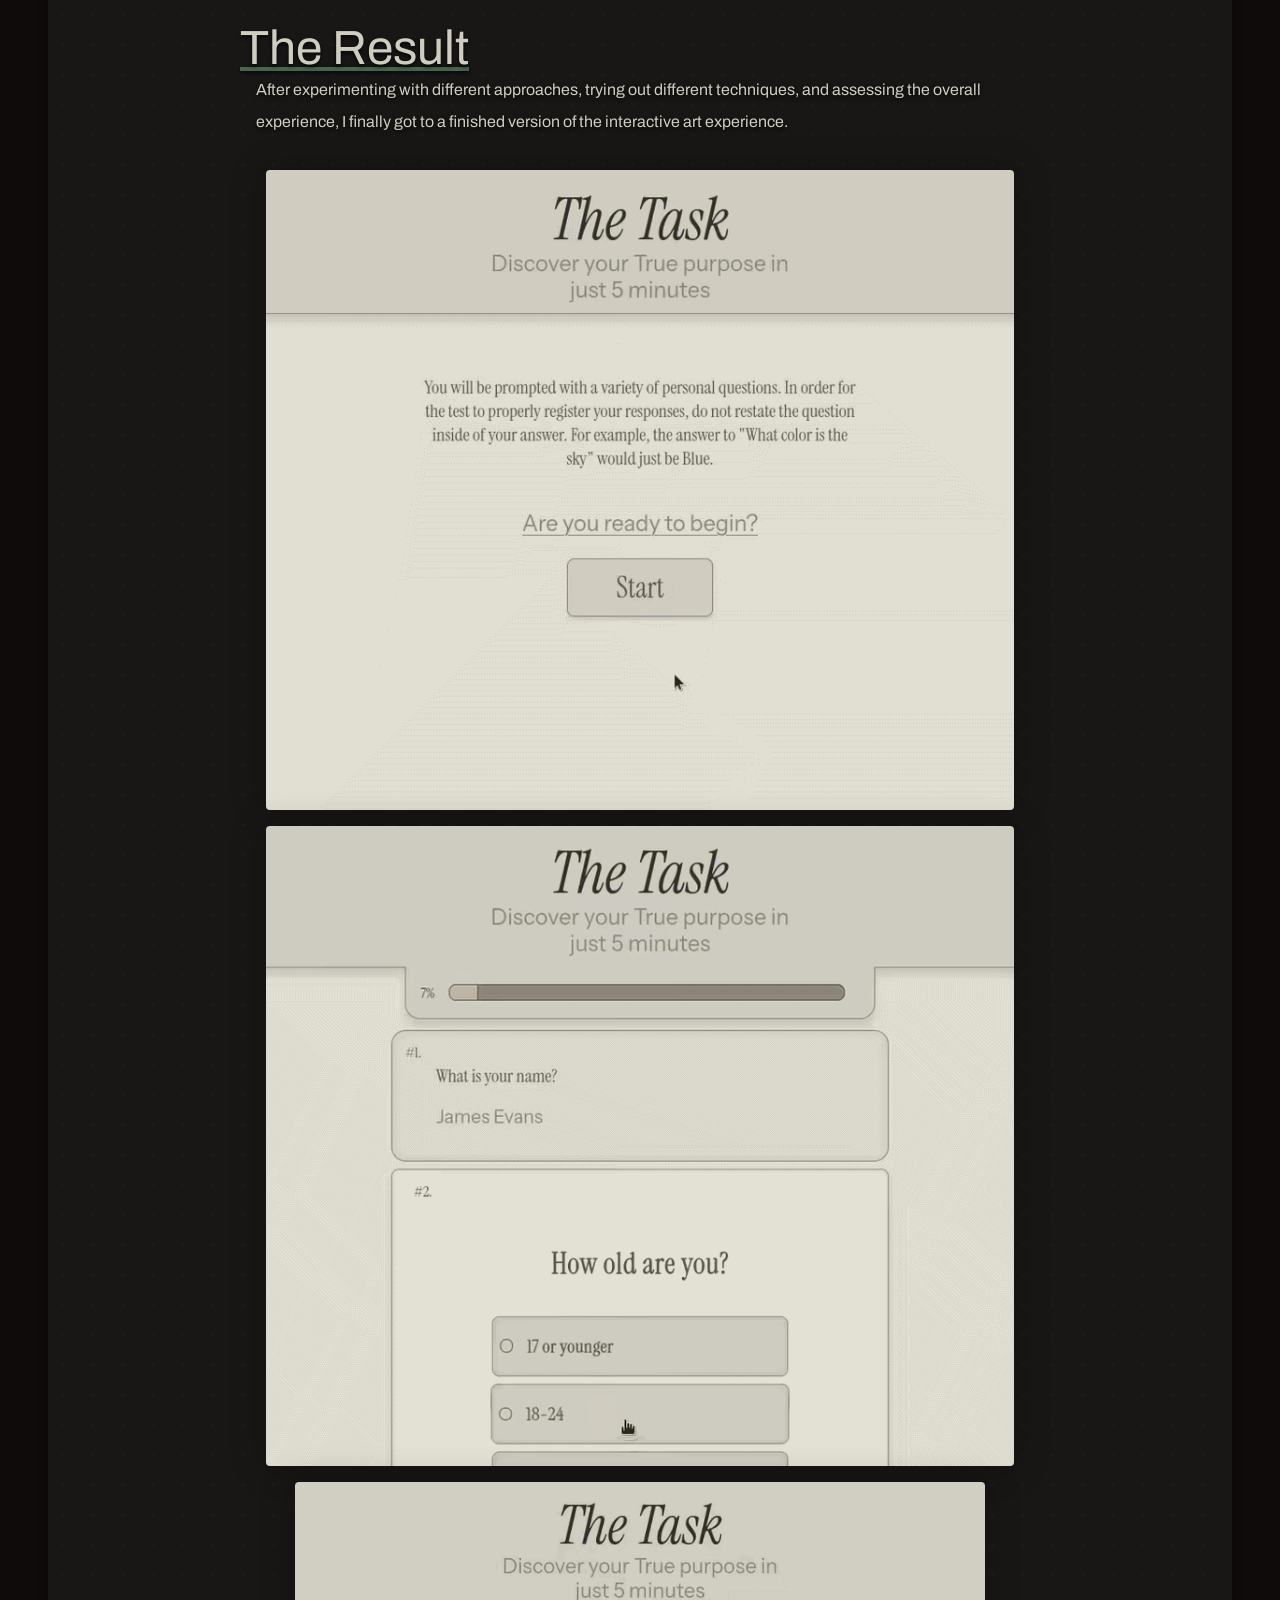
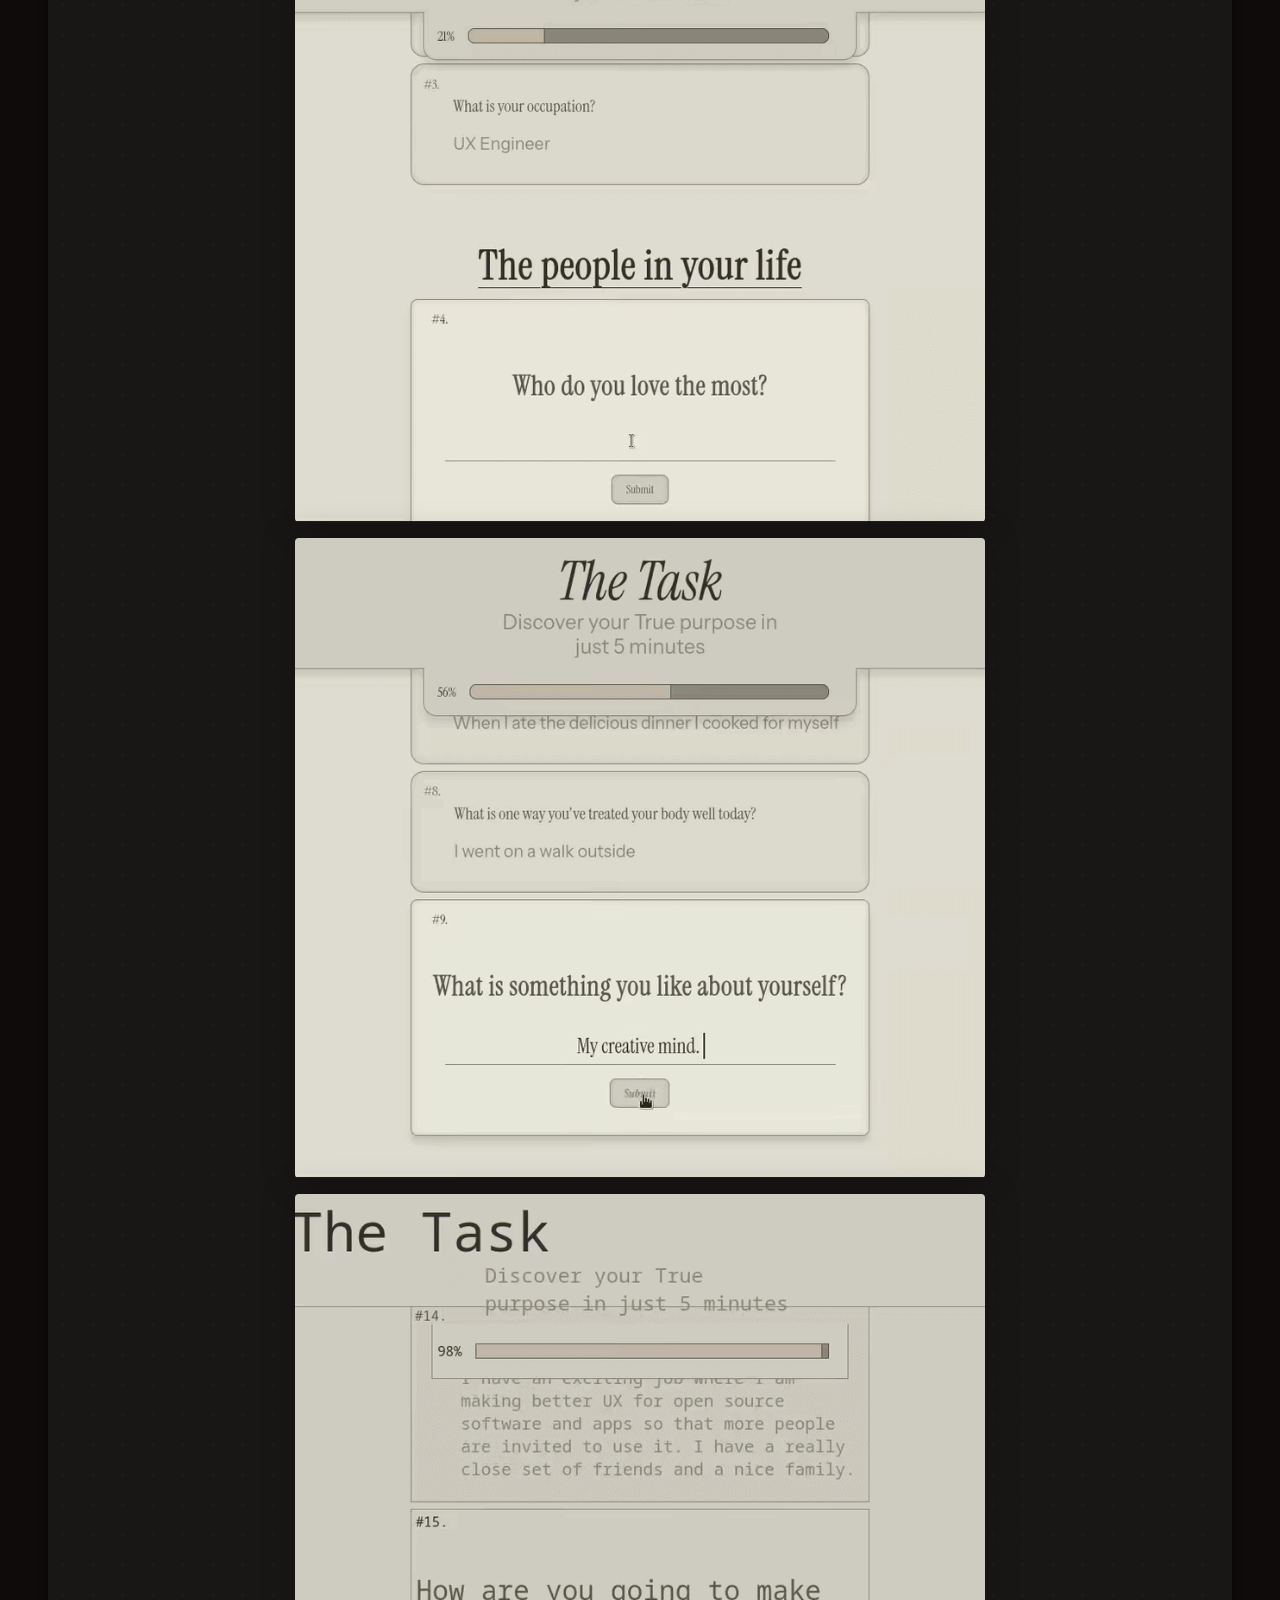
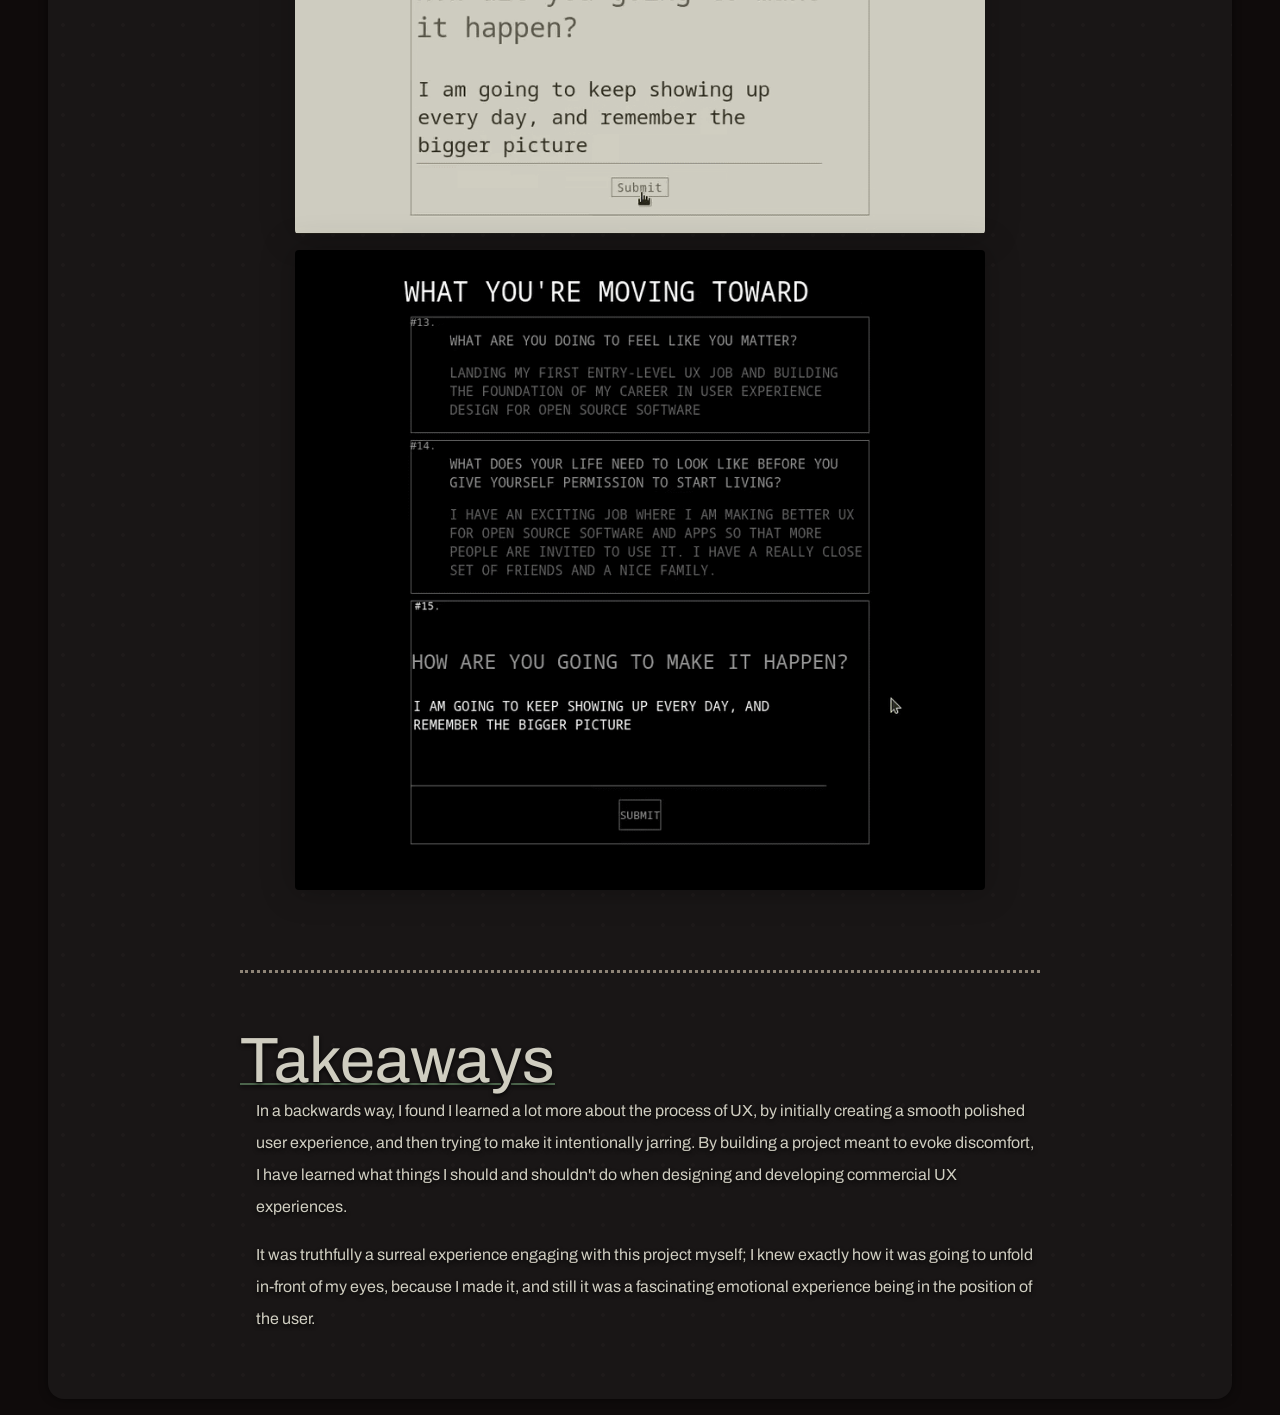
<file: projects/the-task/the-task.html>
<!doctype html>
<html>
  <head>
    <!-- required meta tags -->
    <meta charset="UTF-8" />
    <meta name="viewport" content="width=device-width, initial-scale=1.0" />
    <link rel="stylesheet" href="/style.css" />
    <link rel="stylesheet" href="/projects/project-styles.css" />
    <link rel="stylesheet" href="https://cdnjs.cloudflare.com/ajax/libs/font-awesome/4.7.0/css/font-awesome.min.css">
    <link href="https://fonts.googleapis.com/css2?family=Archivo+Narrow:ital,wght@0,400..700;1,400..700&family=Archivo:ital,wght@0,400;0,500;0,600;1,400&display=swap" rel="stylesheet"/>
    <!-- page meta tags-- -->
    <title>James Burton Evans - Endel Boost</title>
    <meta
      name="description"
      content="Interactive web art piece disguised as a quiz that touches on existential themes of agency and meaning."
    />
  </head>
  <body>
    <nav-bar></nav-bar>
    <main>
      <div id="intro" class="section">
        <img id="cover" src="images/the-task_cover.png" alt="Cover Image">
        <ul class="tags">
          <li>interactive art</li>
          <li>frontend development</li>
          <li>ui/ux</li>
        </ul>
        <h3 id="date">April 2026</h3>
        <h1 id="title">The Task</h1>
        <p>Interactive web art piece disguised as a quiz that touches on existential themes of agency and meaning.</p>
        <ul class="skills">
          <li><i class="fa fa-pencil"></i>PENPOT</li>
          <li><i class="fa fa-code"></i>HTML/CSS</li>
          <li><i class="fa fa-code"></i>JS</li>
        </ul>
        <div id="deliverables" class="container">
          <h3>Deliverables</h3>
          <div class="container">
            <a href="https://github.com/jamesburtonevans/the-task" class="deliverable">
              <i class="fa fa-github"></i>
              <p>Github Repository</p>
            </a>
            <a href="https://thetask.me//" class="deliverable">
              <i class="fa fa-code"></i>
              <p>Live site</p>
            </a>
          </div>
        </div>
      </div>
      <div id="content">
        <hr>

        <h2>Project Overview</h2>
        <ul>
          <li><b>Type</b>: Frontend Development</li>
          <li><b>Role</b>: Artist / Frontend Developer (Solo)</li>
          <li><b>Timeline</b>: 5 weeks</li>
          <li><b>Goal</b>: Build a convincing interactive art piece that creates an existentially significant experience for the person engaging with it. </li>
        </ul>

        <hr>

        <h2>The Context</h2>
        <p>I've had a sustained interest in philosophy and existentially probing questions and experiences. As I often try to do, I thought of various projects that I could do that would combine my interest in philosophy and also frontend development. I conceptualized many different ideas, some overly large and complicated, others way too simple.</p>
        <p>Then, I eventually landed on something so basic yet genuinely profound: An interactive quiz that asks the user questions that get continually more personal, and then the site starts stripping more and more agency from the user, until they finish; revealing all of the questions they've answered have changed, but keeping their same answers.</p>
        <p>I saw this as an idea had enough potential to really create a meaningful existential experience for someone, while also being not all that difficult to build technically.</p>

        <hr>

        <h2>The Process</h2>
        <h3>Ideation/Concept</h3>
        <p>In coming up with concepts for this project, I jumped between many different ideas for page elements and features. From ideas like using a flood of advertising and content to create the feeling of overwhelm, to using an LLM to change the user's answers, I landed on the much simpler and effective approach of the question-changing format. I immediately got to work drafting some questions (and their existential alternatives), and then made a flowchart.</p>
        <div class="side-by-side">
          <div class="image-grid">
            <img src="images/the-task_flowchart.png" alt="Flowchart">
          </div>
          <div>
            <p>The narrative/emotional arc I wanted to take the user through was as following: </p>
            <ul>
              <li><b>Set the user's initial expectation:</b> I wanted the user to feel as if they are simply taking a standard online quiz about 'finding their purpose'.</li>
              <li><b>Site starts breaking to subvert those initial expectations:</b> I wanted to introduce some visual glitches on the site as to shift this initial comfort I established in the experience.</li>
              <li><b>Site continues to break, first question change occurs:</b> Roughly half way through, I wanted to subtly reveal the core mechanism of the site by changing one of the questions on that question's submission to the existential alternative.</li>
              <li><b>Site continues breaking until the last questions submission; the core mechanism now starts occurring:</b> When the user has submitted the last question, the site forcefully scrolls to the top, showing all of their answers with the changed questions. The site then starts 'destroying' itself from the top, eventually leading to the screen going black, and showing one last final question.</li>
            </ul>
          </div>
        </div>
        <p>After coming up with the user experience, I wanted to get a solid idea of the visuals that would deliver this experience. I immediately got to drafting a visual mockup in penpot.</p>
        <div class="side-by-side">
          <div>
            <p>Though rough, this basic mockup image gave be a good start on actually building out the site structure and establishing a core aesthetic. I wanted the initial experience to feel extremely calming and welcoming to make the subversion land harder.</p>
          </div>
          <div class="image-grid">
            <img src="images/the-task_visual-mockup_01.png" alt="Mockup">
          </div>
        </div>
        <h3>The Execution</h3>
        <p>In building this website experience, I wanted to keep a few design and development philosophies and practices in mind as to make the process flow a lot smoother:</p>
        <ul>
          <li>The site itself should be constructed from a set of modular JavaScript files</li>
          <li>The questions themselves should be data, so their state can be changed</li>
          <li>The CSS should be entirely variable driven, and any site visual breaks/changes should be facilitated via separate CSS files that simply change the variables</li>
        </ul>
        <p>With those ideas in place, I got to work.</p>
        <div class="side-by-side">
          <div class="image-grid gallery">
            <img src="images/the-task_code-demo_01.png" alt="Code demo">
            <img src="images/the-task_code-demo_03.png" alt="Code demo">
          </div>
          <div class="image-grid gallery">
            <img src="images/the-task_code-demo_04.png" alt="Code demo">
            <img src="images/the-task_code-demo_02.png" alt="Code demo">
          </div>
        </div>
        <h3>The Result</h3>
        <p>After experimenting with different approaches, trying out different techniques, and assessing the overall experience, I finally got to a finished version of the interactive art experience.</p>
        <div class="image-grid gallery">
          <img src="images/the-task_final_01.gif" alt="Final demo">
          <img src="images/the-task_final_02.gif" alt="Final demo">
          <img src="images/the-task_final_03.gif" alt="Final demo">
          <img src="images/the-task_final_04.gif" alt="Final demo">
          <img src="images/the-task_final_05.gif" alt="Final demo">
          <img src="images/the-task_final_06.gif" alt="Final demo">
        </div>
        <hr>
        <h2>Takeaways</h2>
        <p>In a backwards way, I found I learned a lot more about the process of UX, by initially creating a smooth polished user experience, and then trying to make it intentionally jarring. By building a project meant to evoke discomfort, I have learned what things I should and shouldn't do when designing and developing commercial UX experiences.</p>
        <p>It was truthfully a surreal experience engaging with this project myself; I knew exactly how it was going to unfold in-front of my eyes, because I made it, and still it was a fascinating emotional experience being in the position of the user.</p>
      </div>

    </main>
    <script src="/components/nav-bar.js"></script>
  </body>
</html>
</file>
<file: style.css>
:root {
    /* Colors */
    --color-dd: rgb(52, 46, 46);
    --color-d: rgb(60, 54, 54);
    --color-m: rgb(92, 86, 79);
    --color-l: rgb(142, 132, 119);
    --color-ll: rgb(193, 181, 164);
    --color-lll: rgb(207, 205, 192);
    --color-background: rgb(25, 22, 22);
    --color-background-d: rgb(20, 17, 17);
    --color-background-dd: rgb(15, 11, 11);
    --color-darken-m: rgba(0, 0, 0, 0.2);
    --color-background-l: rgb(30, 26, 26);
    --color-shadow-l: rgb(0, 0, 0, 0.1);
    --color-shadow-m: rgb(0, 0, 0, 0.5);
    --color-shadow-d: rgb(0, 0, 0, 0.8);
    --color-lighten-ll: rgba(255, 255, 255, 0.1);
    --color-lighten-l: rgba(255, 255, 255, 0.2);
    --color-lighten-m: rgba(255, 255, 255, 0.45);
    --color-accent: rgb(75, 100, 75);
    --color-accent-highlight: rgba(75, 100, 75, 0.2);

    /* Shadow */
    --shadow-1: 0 0 0.5rem var(--color-shadow-m);
    --shadow-2: 0 0.1rem 0.25rem var(--color-shadow-d);

    /* Font Families */
    --font-heading: "Archivo Narrow", "Inter", sans-serif;
    --font-sans: "Archivo", "Inter", sans-serif;

    /* Sizes */
    --size-sss: 0.5rem;
    --size-ss: 0.75rem;
    --size-s: 0.85rem;
    --size-m: 1rem;
    --size-l: 1.25rem;
    --size-ll: 1.5rem;
    --size-lll: 2rem;
    --size-h3: 1.25rem;
    --size-h2: 1.5rem;
    --size-h1: 3rem;
    --size-title: 4rem;

    /* Border Radius */
    --border-radius-s: 0.5rem;
    --border-radius-m: 1rem;
    --border-radius-l: 3rem;

    /* Padding */
    --padding-ss: 0.1rem;
    --padding-s: 0.5rem;
    --padding-m: 1rem;
    --padding-l: 3rem;

    /* Transition */
    --transition-s: 0.5s;
    --transition-m: 2s;
}

* {
    font-family: var(--font-sans);
}

html {
    background-color: var(--color-background-dd);
    color: var(--color-lll);
    padding: 0;
    margin: 0;
    text-shadow: var(--shadow-2);
}

body {
    padding: 0;
    margin: 0;
    margin-bottom: 1rem;
}

main {
    background-color: var(--color-background);
    background-image: radial-gradient(var(--color-background-l) 2px, transparent 1px);
    background-size: 30px 30px;
    padding: 1rem;
    padding-top: 5rem;
    display: flex;
    width: 90%;
    margin: auto;
    padding-bottom: 3rem;
    border-radius: 1rem;
    flex-direction: column;
    justify-content: center;
    box-shadow: var(--shadow-1);
    overflow: hidden;
}

main > * {
    width: 100%;
    max-width: 50rem;
    align-self: center;
}

/* HEADER */
#nav-bar {
    background-color: var(--color-background-d);
    position: fixed;
    display: flex;
    gap: 1rem;
    align-items: center;
    justify-content: left;
    width: 100%;
    margin: 0;
    padding: 0.25rem;
    padding-inline: 1rem;
    z-index: 1000;
    box-shadow: var(--shadow-1);
}

#nav-bar #logo {
    cursor: default;
}

#nav-bar #logo #logo-text {
    font-family: var(--font-heading);
    font-weight: 700;
    font-size: var(--size-lll);
}

#nav-bar #links {
    border-left: 0.1rem solid var(--color-dd);
}

#nav-bar #links #nav-list {
    display: flex;
    flex-direction: row;
    gap: 1.25rem;
    list-style-type: none;
}

#nav-bar #links #nav-list a {
    display: block;
    color: var(--color-ll);
    text-decoration: none;
    transition: transform var(--transition-s);
}

#nav-bar #links #nav-list a:hover {
    transform: scale(0.95);
    text-decoration: underline;
    font-weight: bold;
}

/* GENERAL */

hr {
    margin-bottom: 1rem;
    margin-top: 4rem;
    border: none;
    border-top: 0.2rem solid var(--color-l);
    border-top-style: dotted;
}

.button button {
    background-color: var(--color-background-d);
    color: var(--color-l);
    font-size: 1.5rem;
    font-weight: bold;
    border: 0.1rem solid var(--color-d);
    width: fit-content;
    border-radius: 0.2rem;
    cursor: pointer;
    margin: 1rem;
    align-self: center;
    padding: 1rem;
    padding-inline: 2rem;
    transition: var(--transition-s);
    box-shadow: var(--shadow-1);
}

.button button:hover {
    transform: scale(1.05);
}

/* Font Defaults */
p {
    line-height: 2rem;
}

p.hint {
    color: var(--color-m);
    font-size: var(--size-s);
    line-height: 1rem;
    margin-bottom: 0.5rem;
    margin-top: -0.5rem;
    padding-left: 0.5rem;
}

h1 {
    font-family: var(--font-heading);
    font-weight: 700;
    font-size: var(--size-h1);
    margin: 0;
}

h2 {
    font-family: var(--font-sans);
    font-weight: normal;
    font-size: var(--size-h2);
}

a {
    color: var(--color-ll);
    text-decoration: none;
}

/* Skills */
.skills {
    display: flex;
    flex-wrap: wrap;
    flex-direction: row;
    gap: 1rem;
    list-style: none;
    margin: 0;
    padding: 0;
    margin-bottom: 1.25rem;
}

.skills li {
    background-color: var(--color-accent-highlight);
    border: 0.1rem solid var(--color-accent);
    padding: 0.25rem;
    padding-inline: 1rem;
    border-radius: 0.25rem;
    box-shadow: var(--shadow-1);
    color: var(--color-accent);
}

/* Tags */
.tags {
    display: flex;
    flex-wrap: wrap;
    flex-direction: row;
    gap: 1rem;
    list-style: none;
    margin: 0;
    padding: 0;
}

.tags li {
    background-color: var(--color-accent);
    padding: 0.25rem;
    padding-inline: 1rem;
    border-radius: 1rem;
    box-shadow: var(--shadow-1);
    color: var(--color-lighten-m);
}

/* Hero Title */
#hero-title {
    min-width: 13rem;
    flex: 1;
}

#hero-title h1 {
    font-size: 6rem;
    text-decoration: underline;
    font-weight: normal;
    text-decoration-color: var(--color-accent);
    text-decoration-thickness: 0.15rem;
    text-decoration-style: dotted;
}

#hero-title h2 {
    font-size: var(--size-h3);
    margin: 0;
    color: var(--color-accent);
}

#hero-title h3 {
    color: var(--color-m);
    font-family: var(--font-sans);
    font-weight: normal;
    font-size: var(--size-h3);
    margin-bottom: -1rem;
}

#hero-content {
    display: flex;
    justify-content: center;
    align-items: flex-start;
    flex-direction: row-reverse;
    flex-wrap: wrap;
}

#hero-image {
    width: 50%;
    max-width: 30rem;
    min-width: 20rem;
    aspect-ratio: 1 / 1;
    object-fit: cover;
    border-radius: 100%;
    margin: 1rem;
    box-shadow: var(--shadow-1);
    flex-shrink: 0;
    border: 0.1rem solid var(--color-d);
}

/* Resume */
.resume-download {
    display: block;
    background-color: var(--color-accent-highlight);
    border: 0.1rem solid var(--color-accent);
    width: fit-content;
    height: 2rem;
    align-content: center;
    padding: 0.25rem;
    color: var(--color-accent);
    text-decoration: none;
    border-radius: 0.25rem;
    box-shadow: var(--shadow-1);
    text-shadow: var(--shadow-1);
    transition:
        transform var(--transition-s),
        background-color var(--transition-s),
        color var(--transition-s);
}

.resume-download:hover {
    transform: scale(0.99);
    background-color: var(--color-accent);
    color: var(--color-ll);
    border-color: var(--color-lighten-ll);
}

/* Skills Container */
#skills-container {
    cursor: default;
}

/* Other Work */
#other-work ul > li {
    color: var(--color-accent);
    text-decoration: underline;
    text-decoration-color: transparent;
    margin-top: 1rem;
    transition: transform var(--transition-s), text-decoration-color var(--transition-s);
}

#other-work li:hover {
    transform: scale(0.99);
    text-decoration-color: var(--color-ll);
}

/* Contact Section */
#contact {
    display: flex;
    flex-direction: column;
}

#contact ul {
    list-style: none;
    display: flex;
    flex-direction: column;
}

#contact i {
    margin-right: 1rem;
}

#contact ul > li {
    text-decoration: underline;
    text-decoration-color: transparent;
    margin-top: 1rem;
    transition: transform var(--transition-s), text-decoration-color var(--transition-s);
}

#contact li:hover {
    transform: scale(0.99);
    text-decoration-color: var(--color-ll);
}

/* PROJECT CARD */
.project-card {
    display: flex;
    flex-direction: column;
    width: auto;
    max-width: 80rem;
    background-color: var(--color-dd);
    margin: 1rem;
    padding: 1rem;
    gap: 1rem;
    align-items: center;
    justify-content: center;
    border-radius: 0.25rem;
    border: 0.1rem solid var(--color-m);
    text-decoration: none;
    color: var(--color-ll);
    box-shadow: var(--shadow-1);
    transition:
        transform var(--transition-s),
        background-color var(--transition-s);
}

.project-card:hover {
    transform: scale(0.99);
    background-color: var(--color-d);
}

.cover-div {
    width: 100%;
    max-width: 40rem;
    aspect-ratio: 3/2;
    overflow: hidden;
    border: 0.1rem solid var(--color-m);
    border-radius: 0.5rem;
    transition: transform var(--transition-s), box-shadow var(--transition-s);
}

.cover-div img {
    display: block;
    height: 100%;
    width: 100%;
    object-fit: cover;
    object-position: top;
}

.project-card:hover .cover-div {
    transform: scale(1.025);
    box-shadow: var(--shadow-1);
}

.project-card .text-container {
    max-width: 40rem;
}

.project-card h3 {
    font-weight: normal;
    font-size: var(--size-l);
}

/* Responsiveness */

@media (max-width: 700px) {
    #nav-bar {
        flex-wrap: wrap;
    }

    #nav-bar #links #nav-list {
        margin: 0;
        padding-left: 0;
    }

    #hero-title h1 {
        font-size: clamp(3rem, 16vw, 6rem);
    }
}
</file>
<file: projects/project-styles.css>
/* TEXT CONTENT */
#content h1, #content h2, #content h3 {
    text-decoration: underline;
    text-decoration-color: var(--color-accent);
    font-weight: normal;
    font-family: var(--font-serif);
}

#content h2 {
    font-size: 4rem;
    margin-bottom: -1rem;
    text-decoration-thickness: 2px;
}

#content h3 {
    font-size: 3rem;
    margin-bottom: -1rem;
}

#content h4 {
    font-size: 1.5rem;
    color: var(--color-l);
    margin-bottom: -1rem;
    text-decoration: underline;
    text-decoration-color: var(--color-accent);
    text-decoration-thickness: 1px;
}

#content p {
    margin-left: 1rem;
}

#content li {
    margin: 0.5rem;
}

/* INTRO */
#cover {
    display: block;
    width: 100%;
    height: auto;
    aspect-ratio: 3 / 2;
    object-fit: cover;
    object-position: top;
    border-radius: 0.5rem;
    box-shadow: var(--shadow-1);
    margin-bottom: 1rem;
}

#intro #title {
    font-weight: normal;
    font-size: 5rem;
    line-height: 5rem;
    text-decoration: underline;
    text-decoration-color: var(--color-accent);
    text-decoration-thickness: 3px;
}

/* LAYOUT */
.side-by-side {
    display: flex;
    flex-wrap: wrap;
    width: auto;
}

.side-by-side > * {
    flex: 1 1 20rem;
    min-width: 0;
}

/* IMAGE GRIDS */
.image-grid {
    display: flex;
    flex-wrap: wrap;
    justify-content: center;
    align-items: flex-start;
    gap: 1rem;
    width: 100%;
    padding: 1rem 0;
    box-sizing: border-box;
}

.image-grid > div {
    min-width: 0;
    max-width: 100%;
}

.image-grid img {
    display: block;
    width: auto;
    height: auto;
    max-width: 100%;
    max-height: 40rem;
    border-radius: 0.25rem;
    filter: drop-shadow(0 0 1rem rgba(0, 0, 0, 0.25));
}

.image-grid .gif {
    max-width: min(18rem, 100%);
}

.image-grid .no-round {
    border-radius: 0;
}

.caption {
    text-align: center;
    margin: 0.5rem 0 0;
}

.video-embed {
    display: flex;
    justify-content: center;
}

.video-embed > * {
    width: 100%;
    max-width: 35rem;
    height: auto;
    aspect-ratio: 16 / 9;
    border-radius: 0.25rem;
    border: 0.1rem solid var(--color-m);
    filter: drop-shadow(0 0 1rem rgba(0, 0, 0, 0.25));
}

/* DELIVERABLES */
#deliverables {
    display: flex;
    flex-direction: column;
    background-color: var(--color-darken-m);
    padding: 0.5rem;
    padding-inline: 2rem;
    margin: 0.5rem;
    margin-top: 1rem;
    border-radius: 0.25rem;
    border: 0.15rem solid var(--color-lighten-l);
}

#deliverables h3 {
    font-weight: normal;
    color: var(--color-m);
    font-size: var(--size-lll);
    margin: 0.1rem;
    text-align: center;
    font-family: var(--font-serif);
}

#deliverables > .container {
    display: flex;
    justify-content: center;
    gap: 0.5rem;
}

.deliverable {
    display: flex;
    width: 100%;
    max-width: 15rem;
    flex-direction: column;
    background-color: var(--color-lighten-ll);
    border-radius: 0.25rem;
    border: 0.15rem solid var(--color-lighten-l);
    align-items: center;
    transition: transform var(--transition-s), background-color var(--transition-s);
    box-shadow: var(--shadow-1);
}

.deliverable i {
    font-size: clamp(2rem, 10vw, 5rem);
    margin: 0;
    transition: transform var(--transition-s);
}

.deliverable p {
    font-size: var(--size-l);
    color: var(--color-l);
    margin: 0;
    text-align: center;
}

.deliverable:hover {
    transform: scale(0.98);
    background-color: var(--color-lighten-l);
}

.deliverable:hover i {
    transform: scale(1.05);
}

/* Responsiveness */

@media (max-width: 700px) {
    #intro #title {
        font-size: clamp(3rem, 14vw, 5rem);
        line-height: 1;
    }

    #content h2 {
        font-size: clamp(2.25rem, 11vw, 4rem);
    }

    #content h3 {
        font-size: clamp(1.75rem, 9vw, 3rem);
    }
}
</file>
